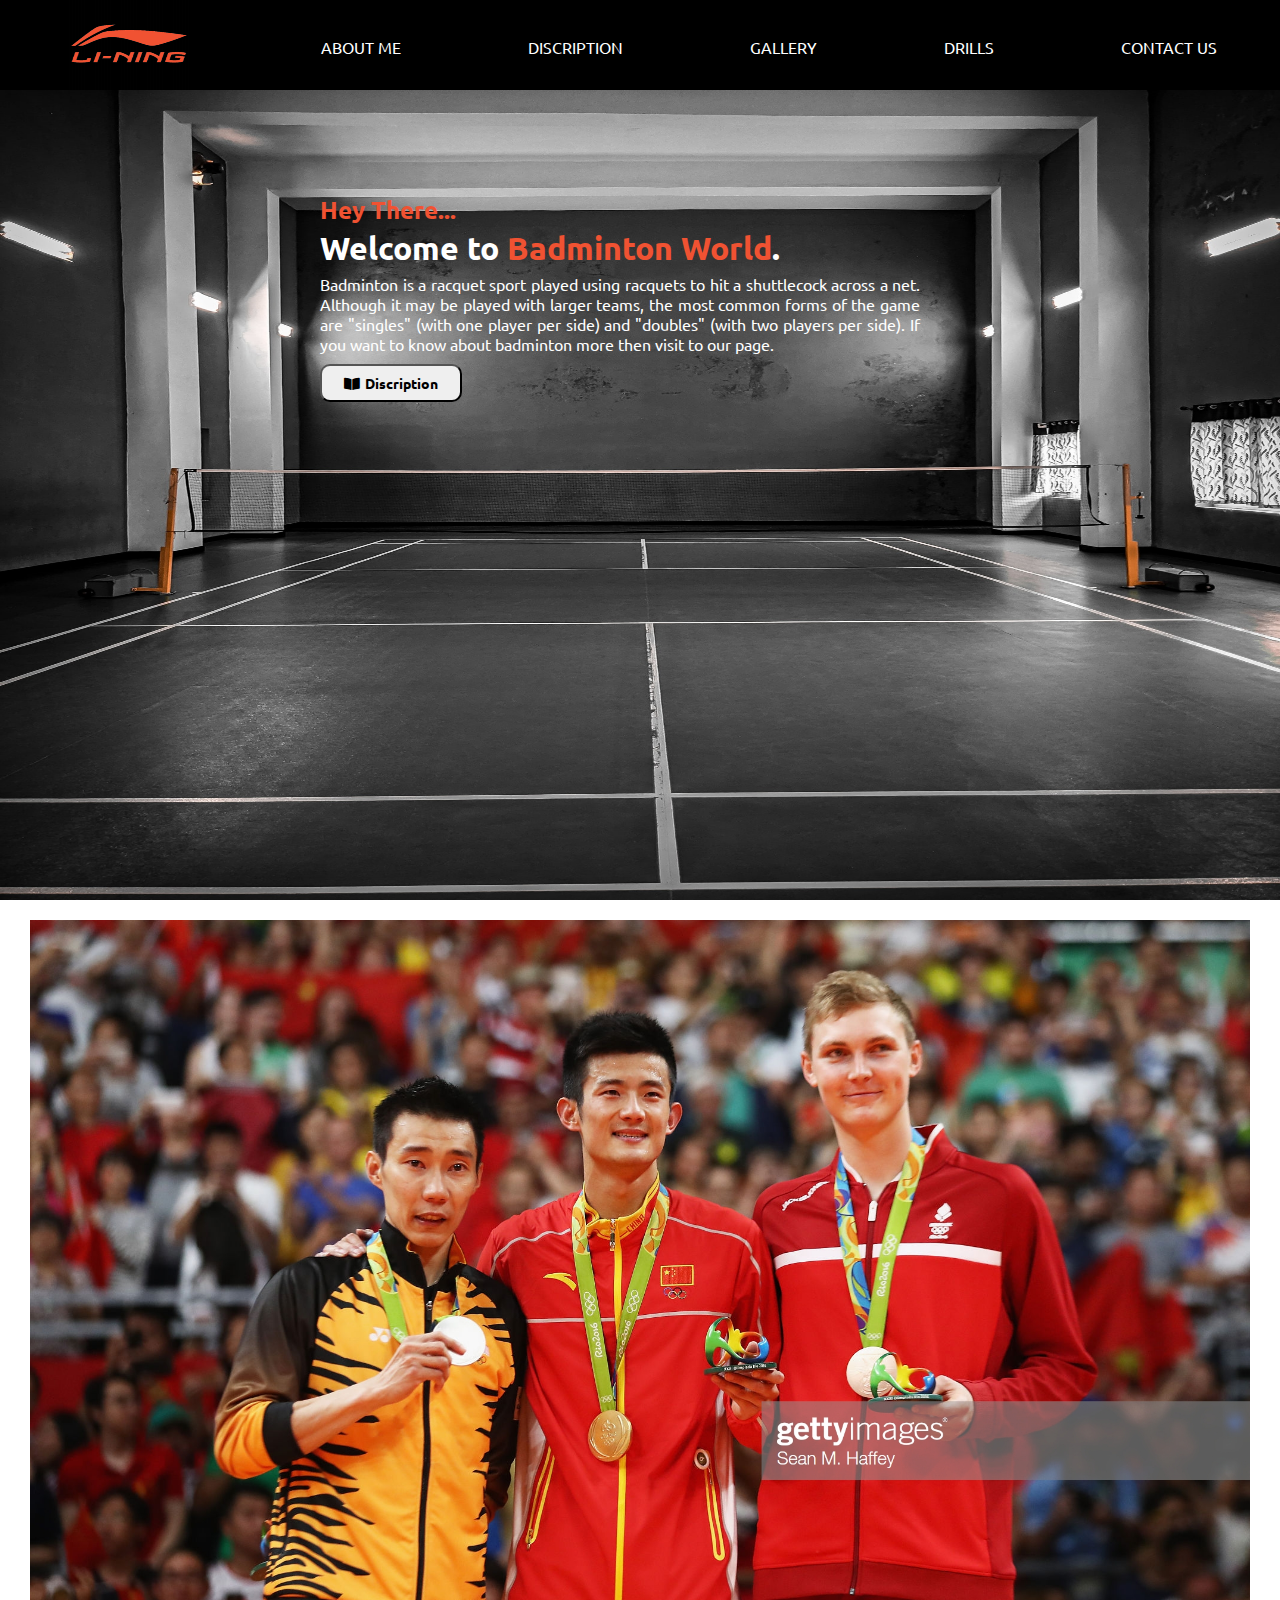
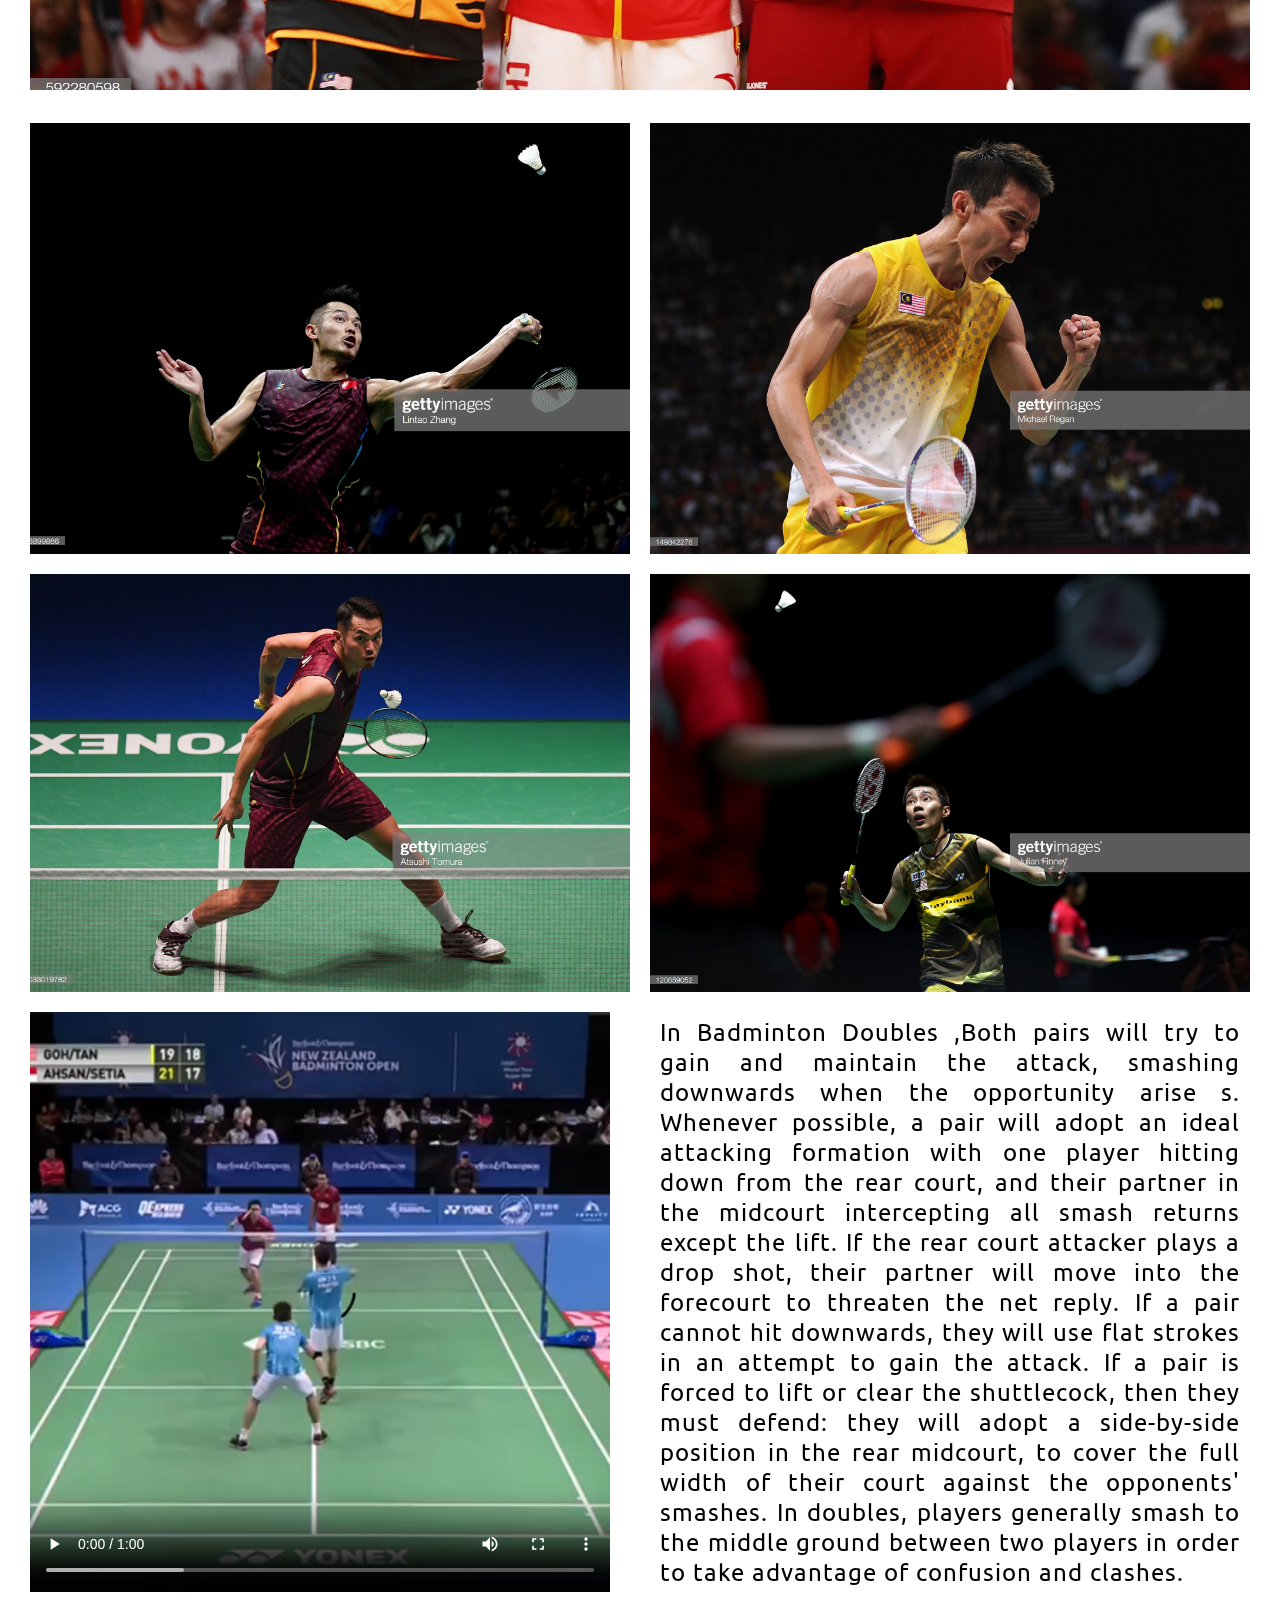
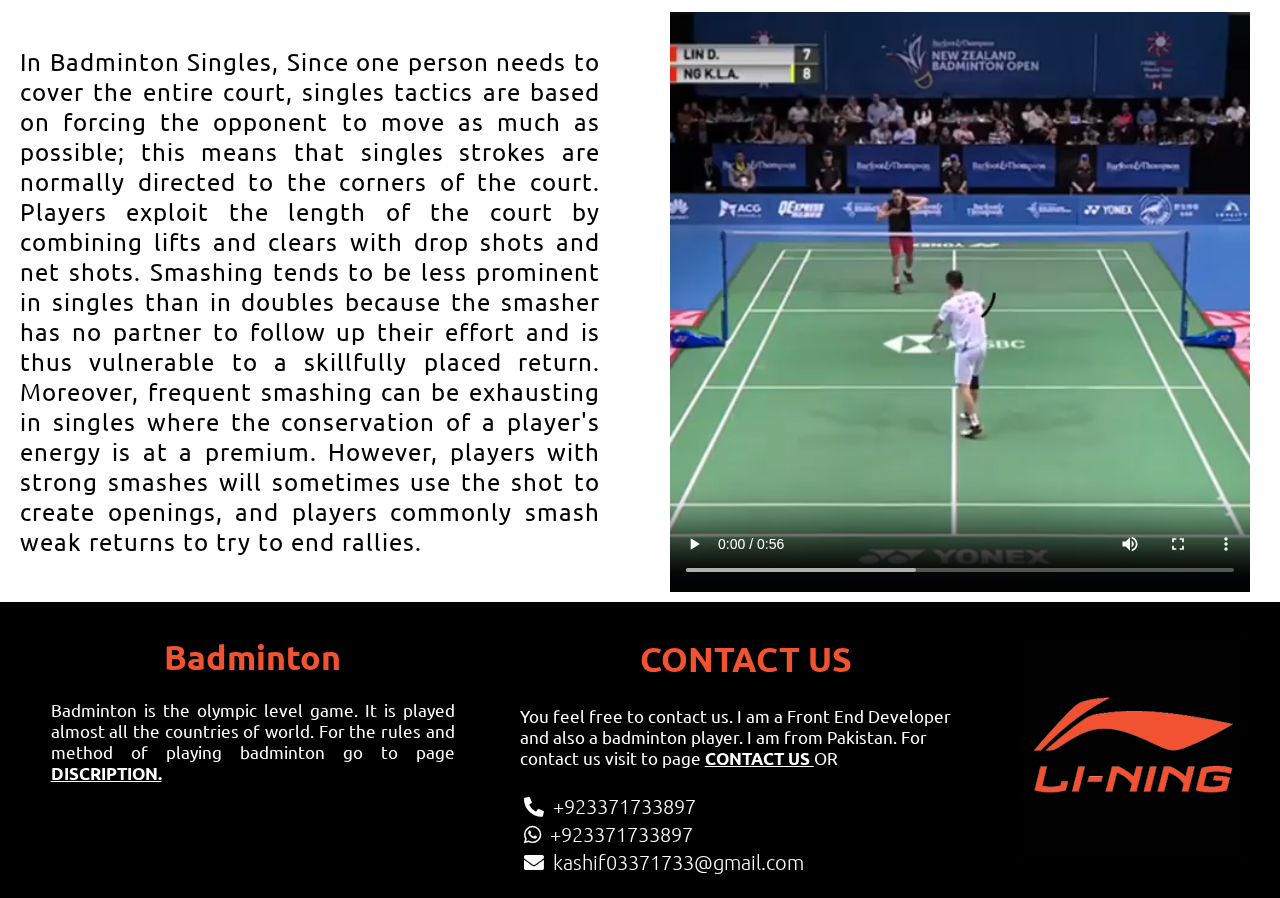
<file: index.html>
<!DOCTYPE html>
<html>
<head>
	<meta charset="utf-8">
	<meta http-equiv="X-UA-Compatible" content="IE=edge">
	<title>
		Index of Badminton
	</title>
	<meta charset="utf-8">
	<meta name="viewport" content="width=device-width, initial-scale=1.0">
	<link rel="stylesheet" type="text/css" href="css/index.css">
	<link rel="stylesheet" type="text/css" href="css/index_media_query.css">
	<link rel="stylesheet" type="text/css" href="extensions/font_awesome/css/all.css">
	<link rel="stylesheet" type="text/css" href="https://fonts.googleapis.com/css2?family=Ubuntu:ital,wght@1,400&display=swap" rel="stylesheet">
</head>
<body>
	
	<header>
		
		<ul>
			<li><a href="index.html">
			<img src="pics/logo1.png" alt="Logo"></a></li>
			<li><a href="aboutme.html">About me</a></li>
			<li><a href="discription.html">Discription</a></li>
			<li><a href="gallery.html">Gallery</a></li>
			<li><a href="drills.html">Drills</a></li>
			<li><a href="contact.html">Contact us</a></li>
		</ul>
		
	</header>

	<section class="first_section">
		<h2>
			Hey There...
		</h2>
		<h1>
			Welcome to <span>Badminton World</span>.
		</h1>
		<p>
			Badminton is a racquet sport played using racquets to hit a shuttlecock across a net. Although it may be played with larger teams, the most common forms of the game are "singles" (with one player per side) and "doubles" (with two players per side).
			If you want to know about badminton more then visit to our page.
		</p>
		<button>
			<a href="discription.html">
			<i class="fas fa-book-open"></i>Discription
			</a>
		</button>
	</section>


	<div class=one_image>
		<a href="pics/hd11.jpg" target="_blank">
		<img src="pics/hd11.jpg" alt="Image not found"></a>
	</div>

	<div class="two_images">
		<a href="pics/hd1.jpg" target="_blank">
			<img src="pics/hd1.jpg" alt="Image not found"></a>
		<a href="pics/hd7.jpg" target="_blank">
			<img src="pics/hd7.jpg" alt="Image not found"></a>
	
	</div>


	<div class="two_images">
		<a href="pics/hd3.jpg" target="_blank">
			<img src="pics/hd3.jpg" alt="Image not found"></a>
		<a href="pics/hd6.jpg" target="_blank">
			<img src="pics/hd6.jpg" alt="Image not found"></a>
	
	</div>

	<div class="video_para">
		<video width="100%" controls>
			<source src="videos/v2.mp4" type="video/mp4">
		</video>

		<p>
			In Badminton Doubles ,Both pairs will try to gain and maintain the attack, smashing downwards when the opportunity arise s. Whenever possible, a pair will adopt an ideal attacking formation with one player hitting down from the rear court, and their partner in the midcourt intercepting all smash returns except the lift. If the rear court attacker plays a drop shot, their partner will move into the forecourt to threaten the net reply. If a pair cannot hit downwards, they will use flat strokes in an attempt to gain the attack. If a pair is forced to lift or clear the shuttlecock, then they must defend: they will adopt a side-by-side position in the rear midcourt, to cover the full width of their court against the opponents' smashes. In doubles, players generally smash to the middle ground between two players in order to take advantage of confusion and clashes.

		</p>
	</div>

	<div class="video_para">
		<p>
			In Badminton Singles, Since one person needs to cover the entire court, singles tactics are based on forcing the opponent to move as much as possible; this means that singles strokes are normally directed to the corners of the court. Players exploit the length of the court by combining lifts and clears with drop shots and net shots. Smashing tends to be less prominent in singles than in doubles because the smasher has no partner to follow up their effort and is thus vulnerable to a skillfully placed return. Moreover, frequent smashing can be exhausting in singles where the conservation of a player's energy is at a premium. However, players with strong smashes will sometimes use the shot to create openings, and players commonly smash weak returns to try to end rallies.

		</p>

		<video width="100%" controls>
			<source src="videos/v1.mp4" type="video/mp4">
		</video>
	</div>

	<footer>
		<div class="first_footer">
			<h1>
				Badminton
			</h1>

			<p>
				Badminton is the olympic level game. It is played almost all the countries of world. For the rules and method of playing badminton go to page <a href="discription.html">DISCRIPTION.</a>
			</p>
		</div>

		<div class="second_footer">
			<h1>
				CONTACT US
			</h1>
			<p>
				You feel free to contact us. I am a Front End Developer and also a badminton player. I am from Pakistan. For contact us visit to page
				<a href="contact.html"> CONTACT US </a> OR
			</p>

			<h3><i class="fas fa-phone-alt"></i> +923371733897</h3>
			<h3><i class="fab fa-whatsapp"></i> +923371733897</h3>
			<h3><i class="fas fa-envelope"></i> kashif03371733@gmail.com</h3>
		</div>
		<div class="third_footer">
			<a href="index.html">
			<img src="pics/logo1.png" alt="Logo"></a>
		</div>
	</footer>
	

</body>
</html>
</file>
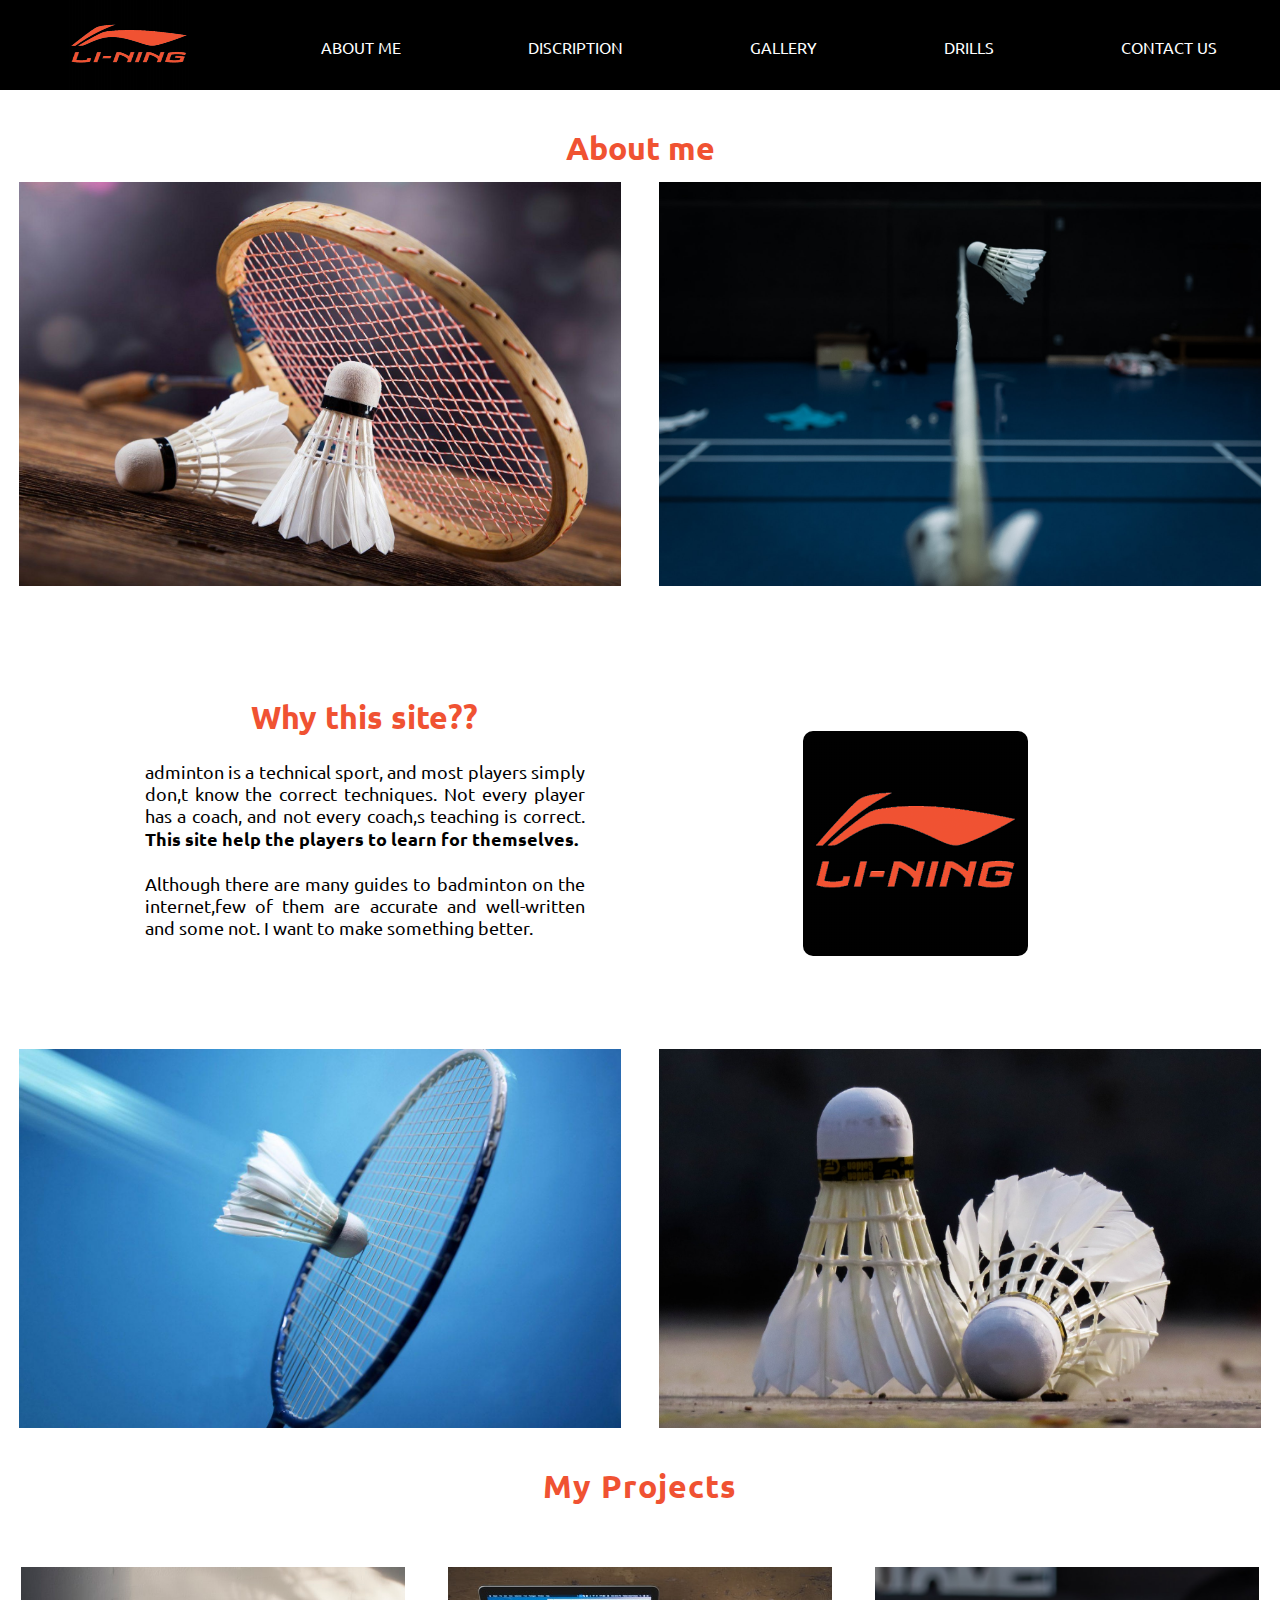
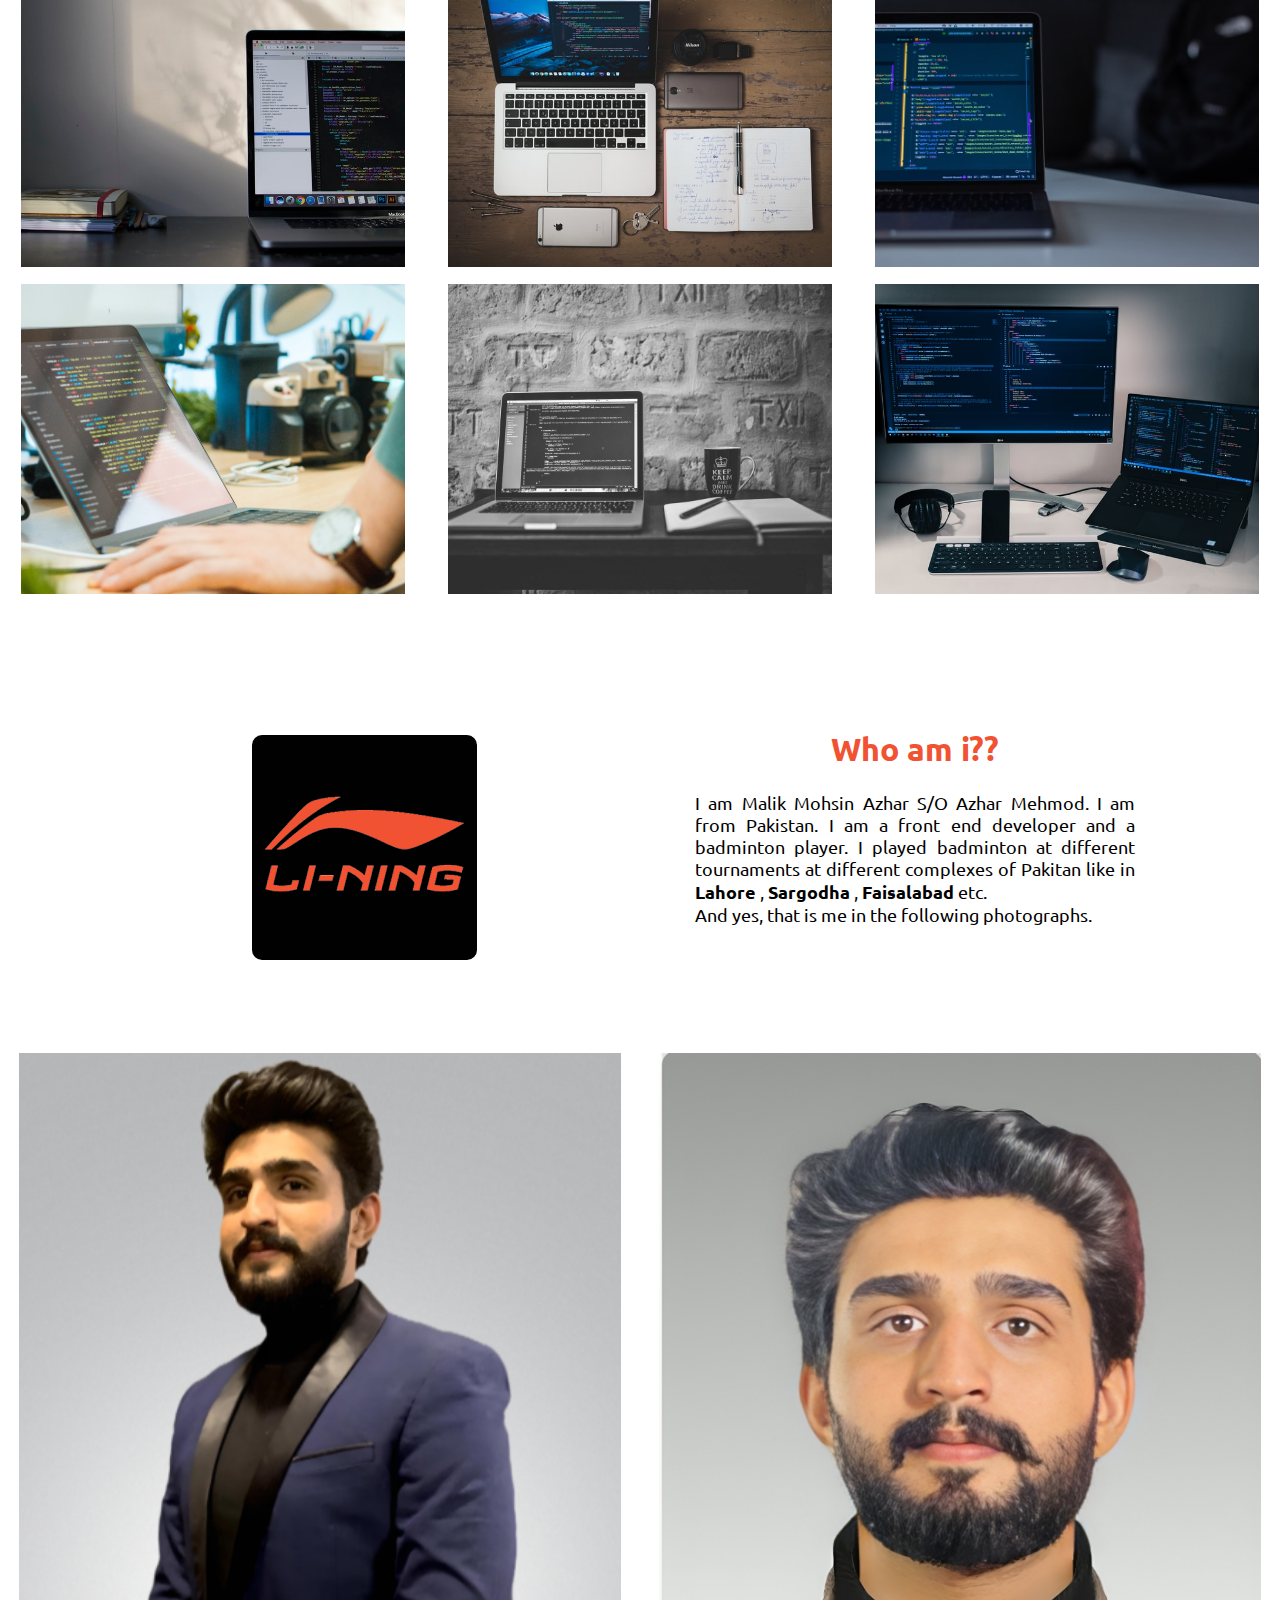
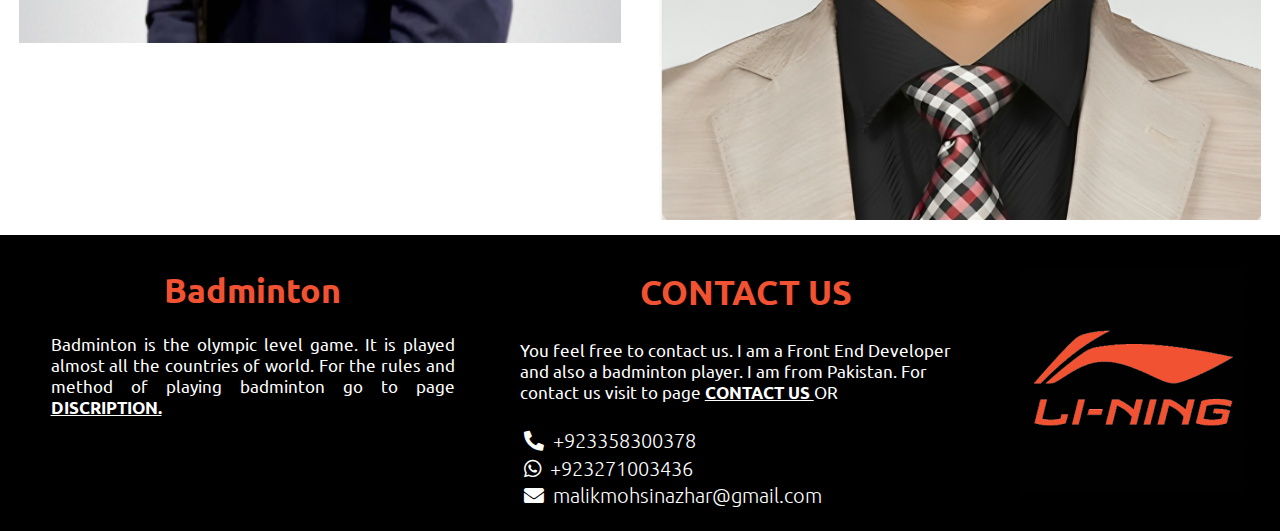
<file: aboutme.html>
<!DOCTYPE html>
<html>
<head>
	<title>
		About me 
	</title>
	<meta charset="utf-8">
	<meta name="viewport" content="width=device-width, initial-scale=1.0">
	<link rel="stylesheet" type="text/css" href="css/aboutme.css">
	<link rel="stylesheet" type="text/css" href="css/aboutme_media_query.css">
	<link rel="stylesheet" type="text/css" href="extensions/font_awesome/css/all.css">
	<link rel="stylesheet" type="text/css" href="https://fonts.googleapis.com/css2?family=Ubuntu:ital,wght@1,400&display=swap" rel="stylesheet">
</head>
<body>

	<header>
		
		<ul>
			<li><a href="index.html">
			<img src="pics/logo1.png" alt="Logo"></a></li>
			<li><a href="aboutme.html">About me</a></li>
			<li><a href="discription.html">Discription</a></li>
			<li><a href="gallery.html">Gallery</a></li>
			<li><a href="drills.html">Drills</a></li>
			<li><a href="contact.html">Contact us</a></li>
		</ul>
		
	</header>

<div class="about_heading">
	<h1>
		About me
	</h1>
</div>	


<!--  -->



<div class="parent_images">
	<a href="pics/badminton5.jpg" target="_blank">
		<img src="pics/badminton5.jpg">
	</a>

	<a href="pics/badminton9.jpg" target="_blank">
		<img src="pics/badminton9.jpg">
	</a>
</div>


<div class="container">
	<div class="first_para">

		<h1>
			Why this site??
		</h1>
		<p>
			adminton is a technical sport, and most players simply don,t know the correct techniques. Not every player has a coach, and not every coach,s teaching is correct. <b>This site help the players to learn for themselves.</b>
			<br><br>
			Although there are many guides to badminton on the internet,few of them are accurate and well-written and some not. I want to make something better.
		</p>
	</div>

	<div class="second_logo">

		<a href="pics/logo1.png" target="_blank">
			<img src="pics/logo1.png" alt="Image not found">
		</a>
	</div>
</div>


	<div class="parent_images">
	<a href="pics/hd13.jpg" target="_blank">
		<img src="pics/hd13.jpg">
	</a>

	<a href="pics/badminton8.jpg" target="_blank">
		<img src="pics/badminton8.jpg">
	</a>
</div>
	






	<div class="project_heading">
		<h1>
			My Projects
		</h1>
	</div>


<div class="project_images">

	<div class="upper">

	<a href="pics/pic4.jpg" target="_blank">
		<img src="pics/pic4.jpg" alt="Image not found">
	</a>
	
	<div class="overlay">
		<div class="text">
			<h1>
				My project
			</h1>
			<p>
				Lorem ipsum dolor sit amet, consectetur adipisicing elit, sed do eiusmod
				tempor incididunt ut labore et dolore magna aliqua. Ut enim ad minim veniam,
				quis nostrud exercitation ullamco laboris nisi ut aliquip ex ea commodo
				
			</p>
		</div>
	</div>
	</div>


	<div class="upper">

	<a href="pics/pic2.jpg" target="_blank">
		<img src="pics/pic2.jpg" alt="Image not found">
	</a>
	
	<div class="overlay">
		<div class="text">
			<h1>
				My project
			</h1>
			<p>
				Lorem ipsum dolor sit amet, consectetur adipisicing elit, sed do eiusmod
				tempor incididunt ut labore et dolore magna aliqua. Ut enim ad minim veniam,
				quis nostrud exercitation ullamco laboris nisi ut aliquip ex ea commodo
				
			</p>
		</div>
	</div>
	</div>

	<div class="upper">

	<a href="pics/pic3.jpg" target="_blank">
		<img src="pics/pic3.jpg" alt="Image not found">
	</a>
	
	<div class="overlay">
		<div class="text">
			<h1>
				My project
			</h1>
			<p>
				Lorem ipsum dolor sit amet, consectetur adipisicing elit, sed do eiusmod
				tempor incididunt ut labore et dolore magna aliqua. Ut enim ad minim veniam,
				quis nostrud exercitation ullamco laboris nisi ut aliquip ex ea commodo
				
			</p>
		</div>
	</div>
	</div>

</div>



<div class="project_images">

	<div class="upper">

	<a href="pics/pic8.jpg" target="_blank">
		<img src="pics/pic8.jpg" alt="Image not found">
	</a>
	
	<div class="overlay">
		<div class="text">
			<h1>
				My project
			</h1>
			<p>
				Lorem ipsum dolor sit amet, consectetur adipisicing elit, sed do eiusmod
				tempor incididunt ut labore et dolore magna aliqua. Ut enim ad minim veniam,
				quis nostrud exercitation ullamco laboris nisi ut aliquip ex ea commodo
				
			</p>
		</div>
	</div>
	</div>


	<div class="upper">

	<a href="pics/pic5.jpg" target="_blank">
		<img src="pics/pic5.jpg" alt="Image not found">
	</a>
	
	<div class="overlay">
		<div class="text">
			<h1>
				My project
			</h1>
			<p>
				Lorem ipsum dolor sit amet, consectetur adipisicing elit, sed do eiusmod
				tempor incididunt ut labore et dolore magna aliqua. Ut enim ad minim veniam,
				quis nostrud exercitation ullamco laboris nisi ut aliquip ex ea commodo
				
			</p>
		</div>
	</div>
	</div>

	<div class="upper">

	<a href="pics/pic6.jpg" target="_blank">
		<img src="pics/pic6.jpg" alt="Image not found">
	</a>
	
	<div class="overlay">
		<div class="text">
			<h1>
				My project
			</h1>
			<p>
				Lorem ipsum dolor sit amet, consectetur adipisicing elit, sed do eiusmod
				tempor incididunt ut labore et dolore magna aliqua. Ut enim ad minim veniam,
				quis nostrud exercitation ullamco laboris nisi ut aliquip ex ea commodo
				
			</p>
		</div>
	</div>
	</div>

</div>




<div class="container">
	<div class="second_logo">

		<a href="pics/logo1.png" target="_blank">
			<img src="pics/logo1.png" alt="Image not found">
		</a>
		
	</div>


	<div class="first_para second">
		<h1>
			Who am i??
		</h1>
		<p>
			I am Malik Mohsin Azhar S/O Azhar Mehmod. I am from Pakistan. 
			I am a front end developer and a badminton player. 
			I played badminton at different tournaments at different complexes of 
			Pakitan like in <b>Lahore</b> , <b>Sargodha </b>, <b>Faisalabad </b> etc. 
			<br>
			And yes, that is me in the following photographs.
		</p>
	</div>

</div>





<div class="main">
	<a href="pics/CV.png" target="_blank">
		<img src="pics/CV.png" alt="Image not found">
	</a>

	<a href="pics/Photo.png" target="_blank">
		<img src="pics/Photo.png" alt="Image not found">
	</a>
	
</div>
	
		<footer>
		<div class="first_footer">
			<h1>
				Badminton
			</h1>

			<p>
				Badminton is the olympic level game. It is played almost all the countries of world. For the rules and method of playing badminton go to page <a href="discription.html">DISCRIPTION.</a>
			</p>
		</div>

		<div class="second_footer">
			<h1>
				CONTACT US
			</h1>
			<p>
				You feel free to contact us. I am a Front End Developer and also a badminton player. I am from Pakistan. For contact us visit to page
				<a href="contact.html"> CONTACT US </a> OR
			</p>

			<h3><i class="fas fa-phone-alt"></i> +923358300378</h3>
			<h3><i class="fab fa-whatsapp"></i> +923271003436</h3>
			<h3><i class="fas fa-envelope"></i> malikmohsinazhar@gmail.com</h3>
		</div>
		<div class="third_footer">
			<a href="index.html">
			<img src="pics/logo1.png" alt="Logo"></a>
		</div>
	</footer>


</body>

</html>
</file>
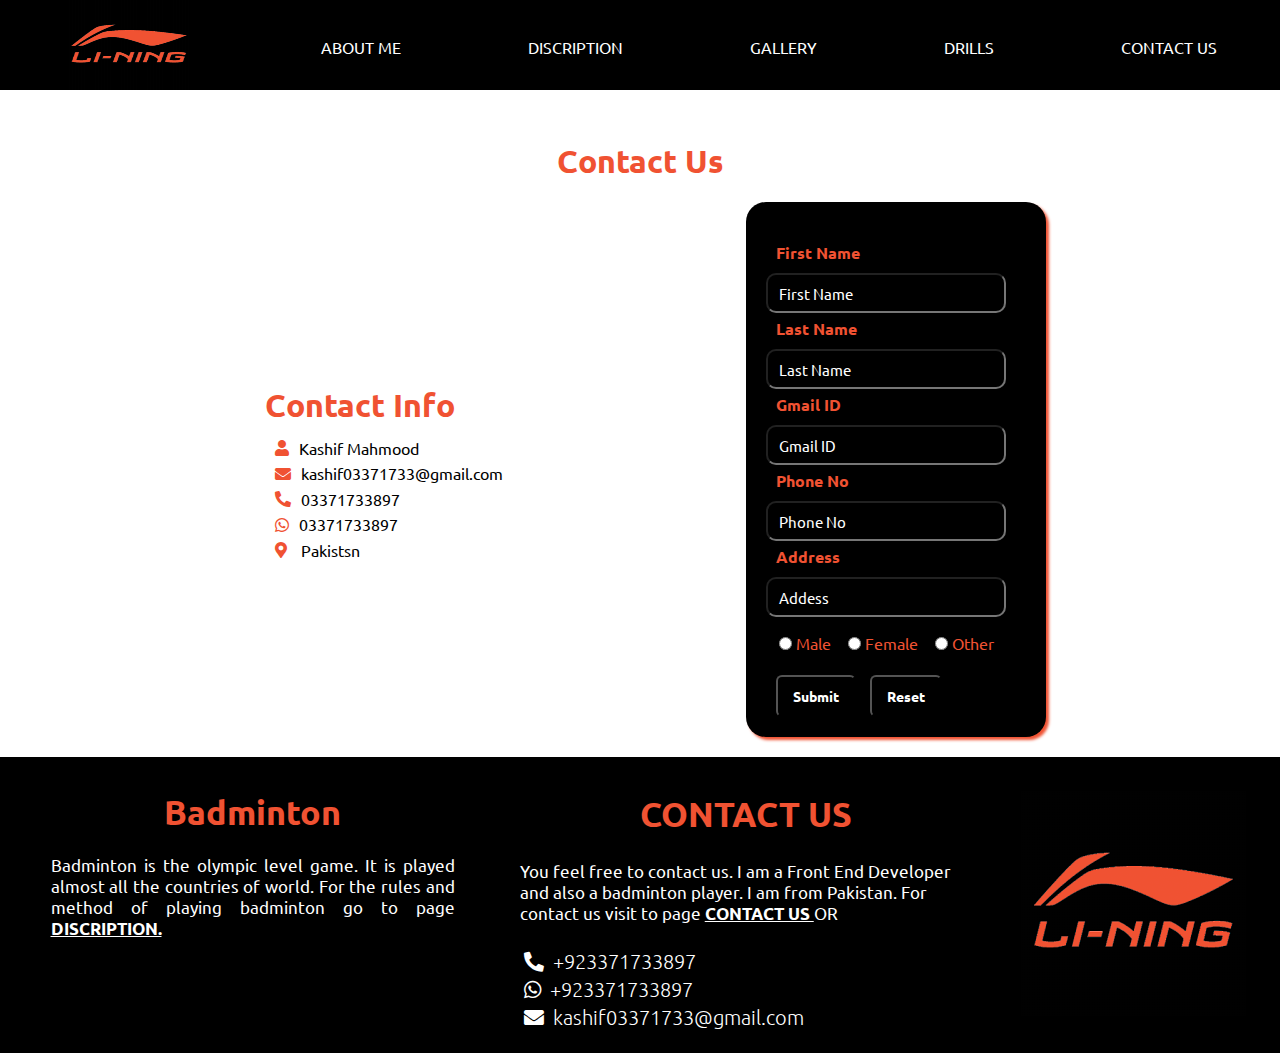
<file: contact.html>
<!DOCTYPE html>
<html>
<head>
	<title>
		Contact us
	</title>
	<meta charset="utf-8">
	<meta name="viewport" content="width=device-width, initial-scale=1.0">
	<link rel="stylesheet" type="text/css" href="css/contact.css">
	<link rel="stylesheet" type="text/css" href="css/contact_media_query.css">
	<link rel="stylesheet" type="text/css" href="extensions/font_awesome/css/all.css">
	<link rel="stylesheet" type="text/css" href="https://fonts.googleapis.com/css2?family=Ubuntu:ital,wght@1,400&display=swap" rel="stylesheet">
</head>
<body>

	<header>
		
		<ul>
			<li><a href="index.html">
			<img src="pics/logo1.png" alt="Logo"></a></li>
			<li><a href="aboutme.html">About me</a></li>
			<li><a href="discription.html">Discription</a></li>
			<li><a href="gallery.html">Gallery</a></li>
			<li><a href="drills.html">Drills</a></li>
			<li><a href="contact.html">Contact us</a></li>
		</ul>
		
	</header>

	<div class="contact_heading">
		<h1 title="This is for Contact us">
			Contact Us
		</h1>	
		
	</div>


	<div class="main_contact">
		<div class="first_main">
			<h1>
				Contact Info
			</h1>

		
					<p><i class="fas fa-user"></i>Kashif Mahmood </p>
					<p><i class="fas fa-envelope"></i>kashif03371733@gmail.com </p>
					<p><i class="fas fa-phone-alt"></i>03371733897 </p>
					<p><i class="fab fa-whatsapp"></i>03371733897 </p>
					<p><i class="fas fa-map-marker-alt"></i> Pakistsn</p>

				</div>
		<div class="second_main">

			<div class="form_contact">
			<form action="#" method="post" target="_blank" > 
						<label>First Name</label><br>
						<input type="text" placeholder="First Name" 
							class="first_input" required><br>
							<label>Last Name</label><br>
						<input type="text" placeholder="Last Name" 
							class="first_input"><br>
						<label>Gmail ID</label><br>
						<input type="email" placeholder="Gmail ID"
						 	class="first_input" required ><br>
						<label>Phone No</label><br>
						<input type="number" placeholder="Phone No"
							 class="first_input" required><br>
						<label>Address</label><br>
						<input type="text" placeholder="Addess" 
						class="first_input"required>
						<br>
						<input type="radio" name="Male" class="second_input"> 	
						<span>Male</span>
						<input type="radio" name="Male" class="second_input">
						<span>Female</span>
						<input type="radio" name="Male" class="second_input">
						<span>Other</span><br>

						<input type="submit" name="Submit" class="first_button">
						<input type="reset" name="Reset" class="first_button">

					</form>
		</div>	
	</div>
	</div>

	
		<footer>
		<div class="first_footer">
			<h1>
				Badminton
			</h1>

			<p>
				Badminton is the olympic level game. It is played almost all the countries of world. For the rules and method of playing badminton go to page <a href="discription.html">DISCRIPTION.</a>
			</p>
		</div>

		<div class="second_footer">
			<h1>
				CONTACT US
			</h1>
			<p>
				You feel free to contact us. I am a Front End Developer and also a badminton player. I am from Pakistan. For contact us visit to page
				<a href="contact.html"> CONTACT US </a> OR
			</p>

			<h3><i class="fas fa-phone-alt"></i> +923371733897</h3>
			<h3><i class="fab fa-whatsapp"></i> +923371733897</h3>
			<h3><i class="fas fa-envelope"></i> kashif03371733@gmail.com</h3>
		</div>
		<div class="third_footer">
			<a href="index.html">
			<img src="pics/logo1.png" alt="Logo"></a>
		</div>
	</footer>
	

</body>
</html>
</file>
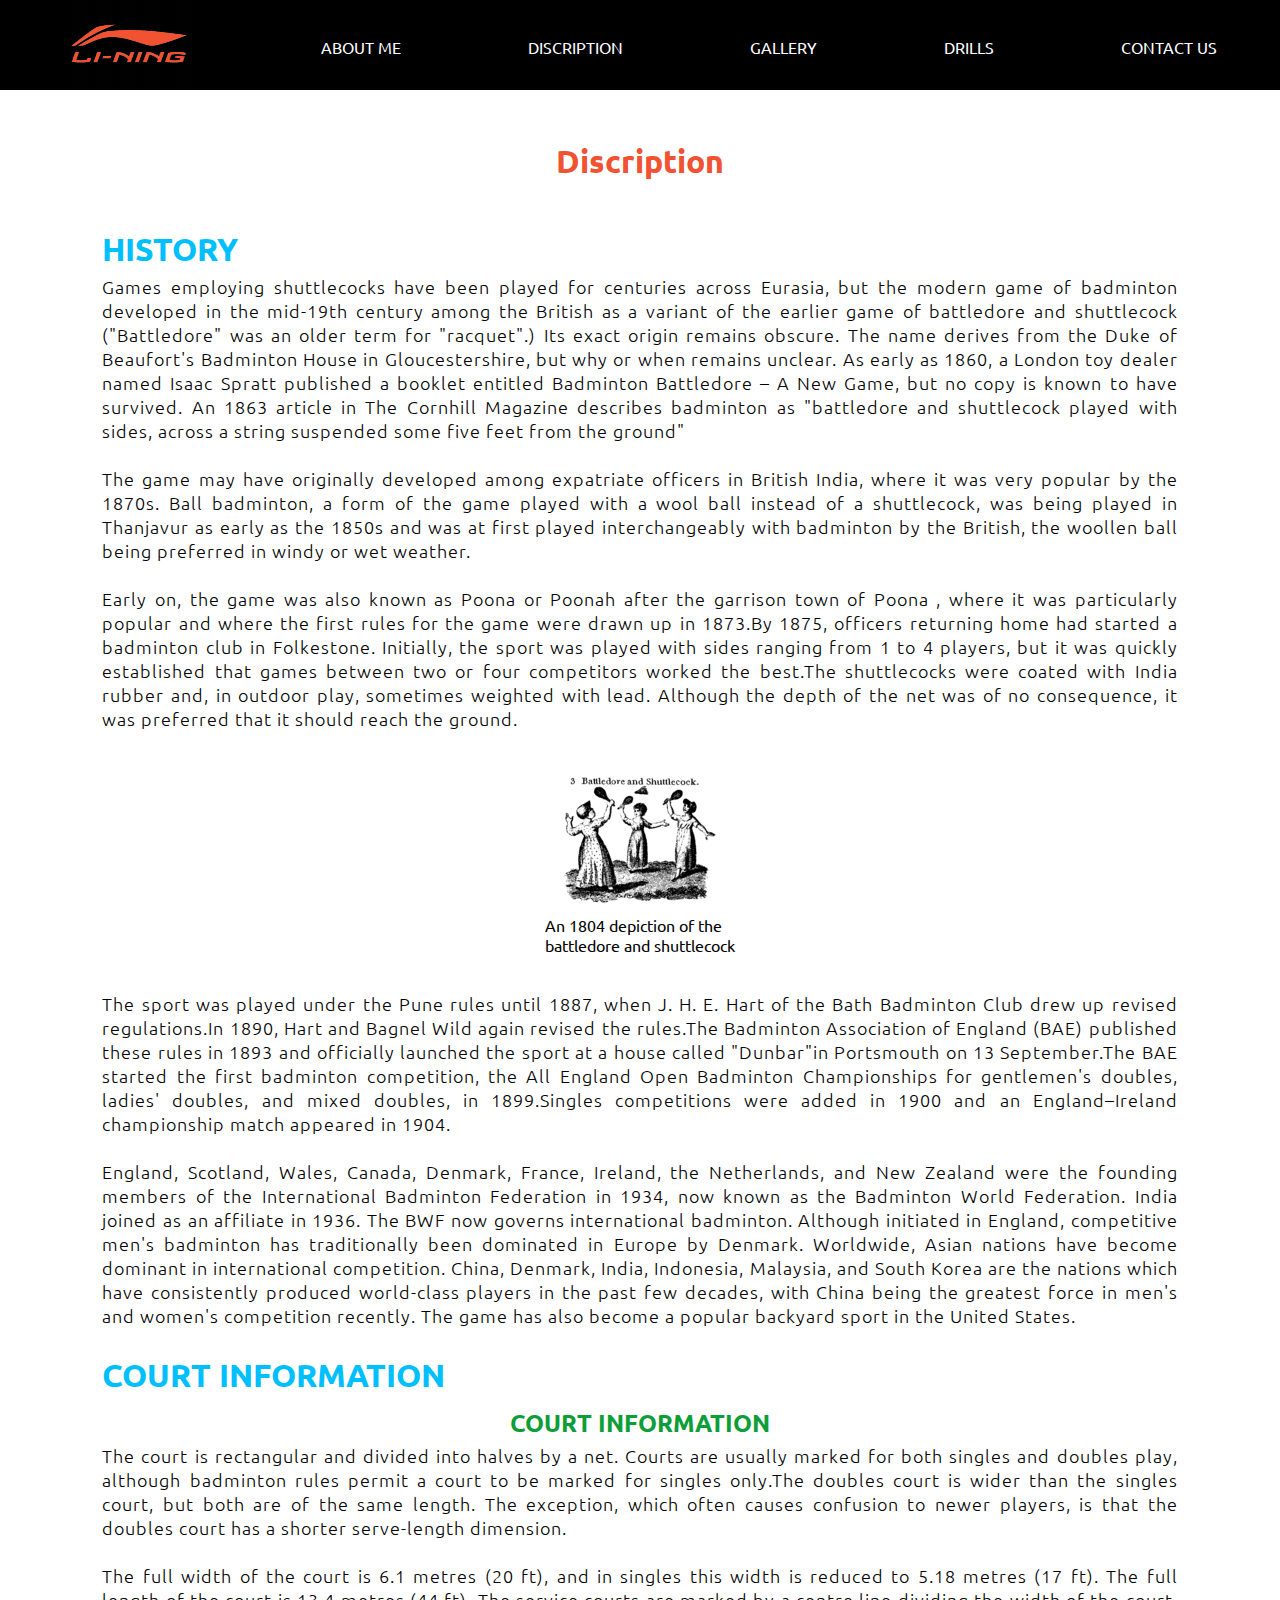
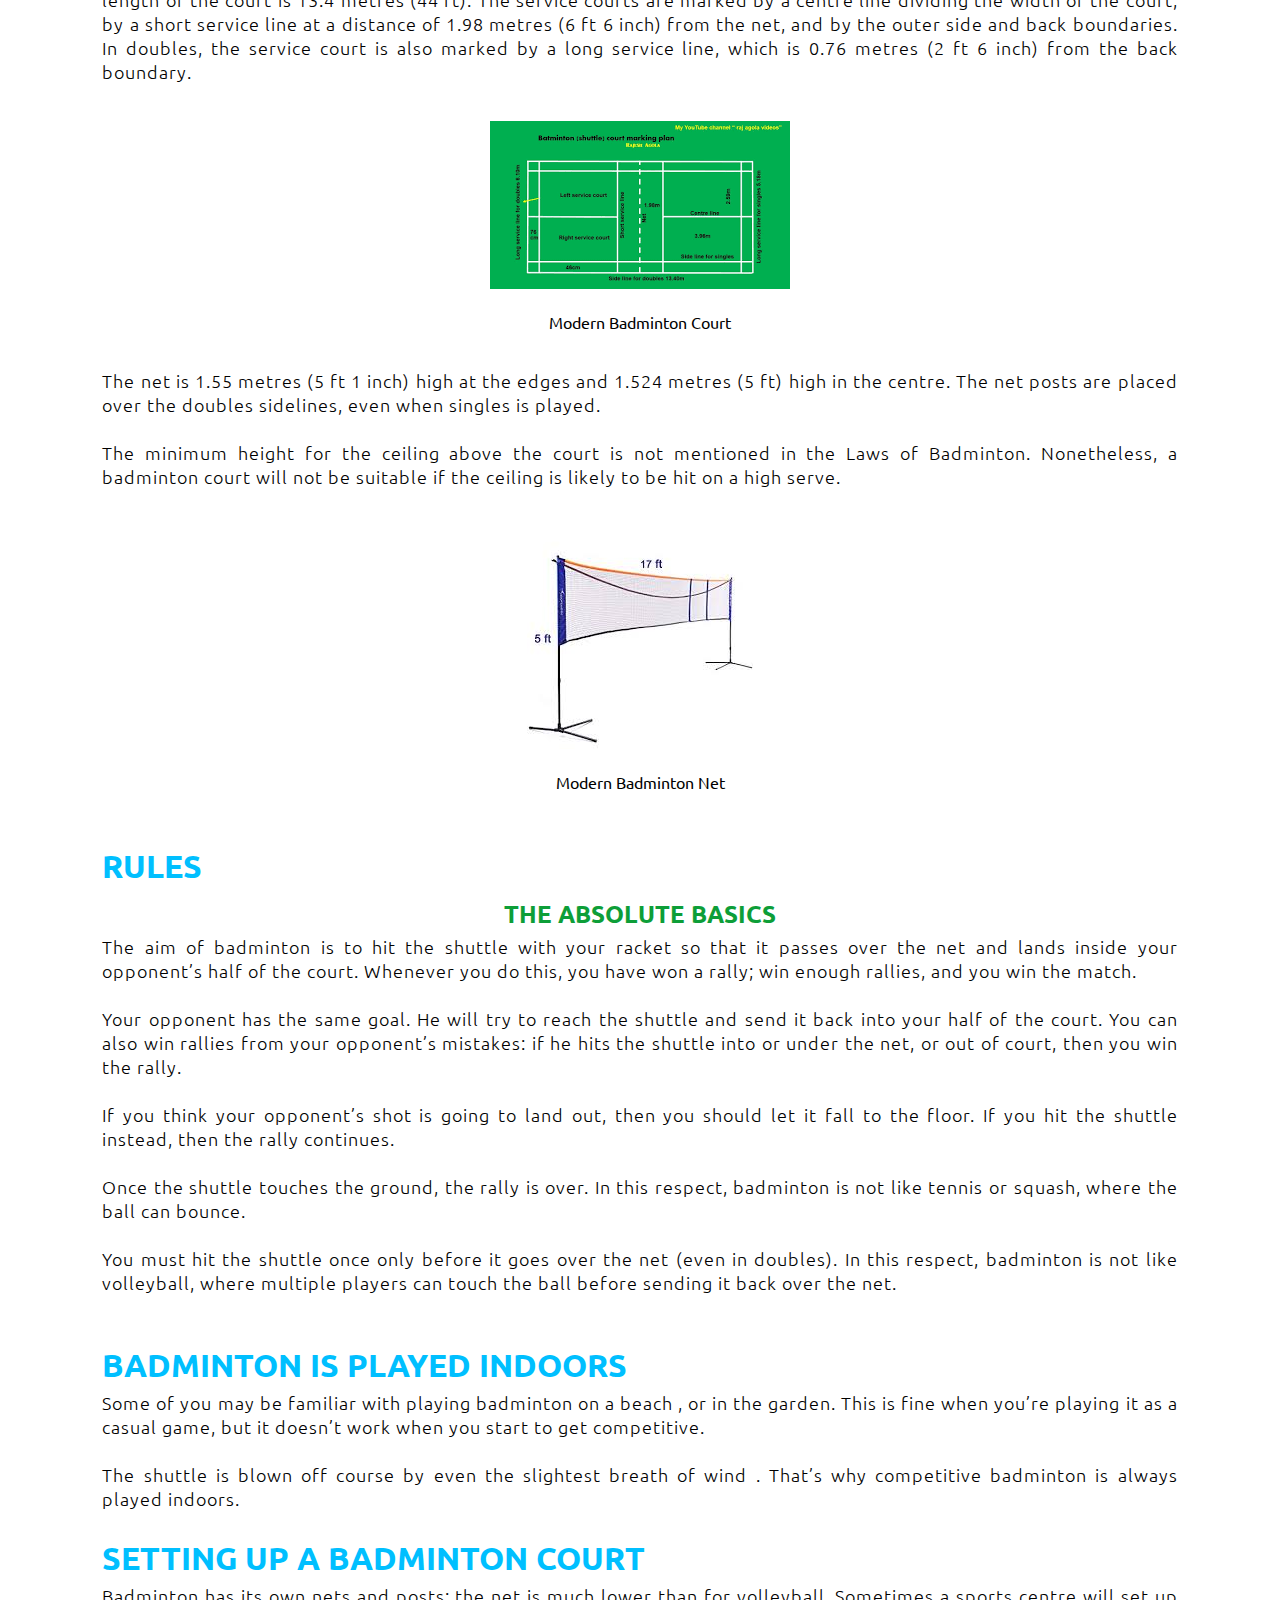
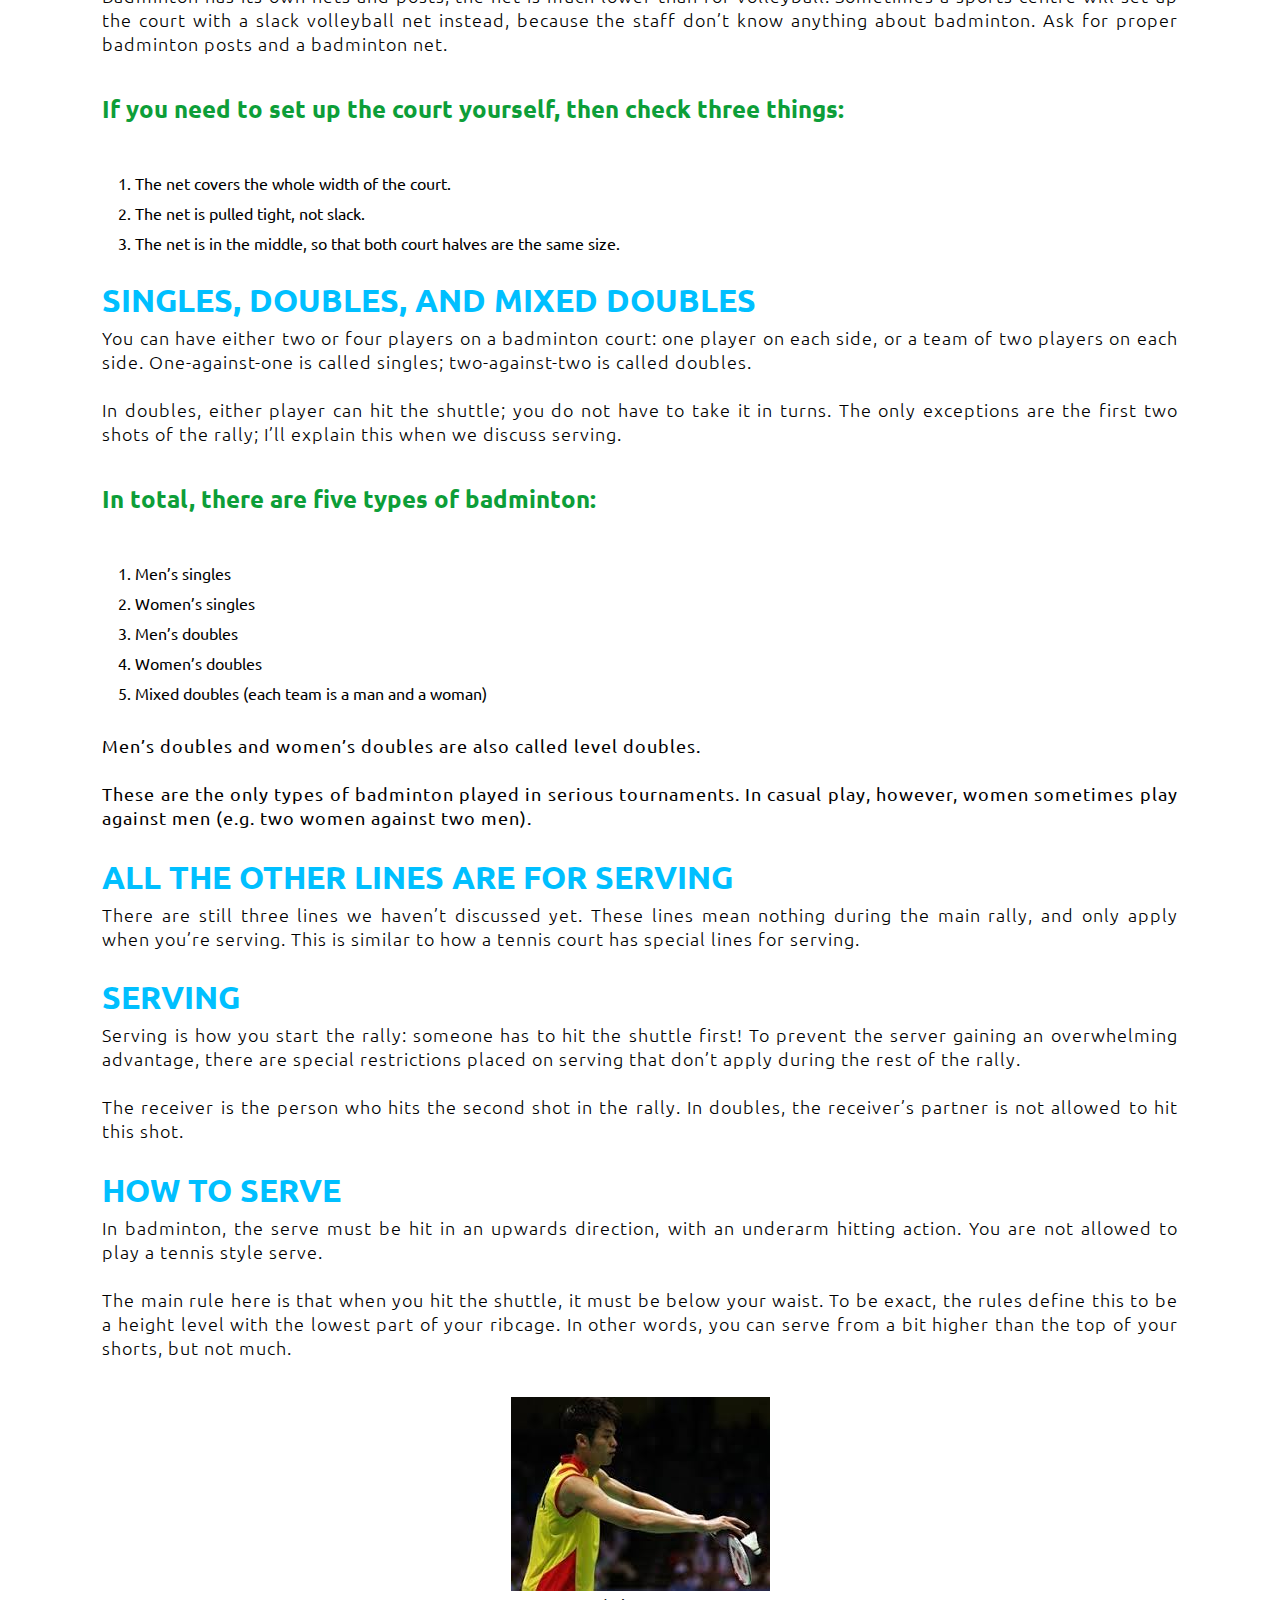
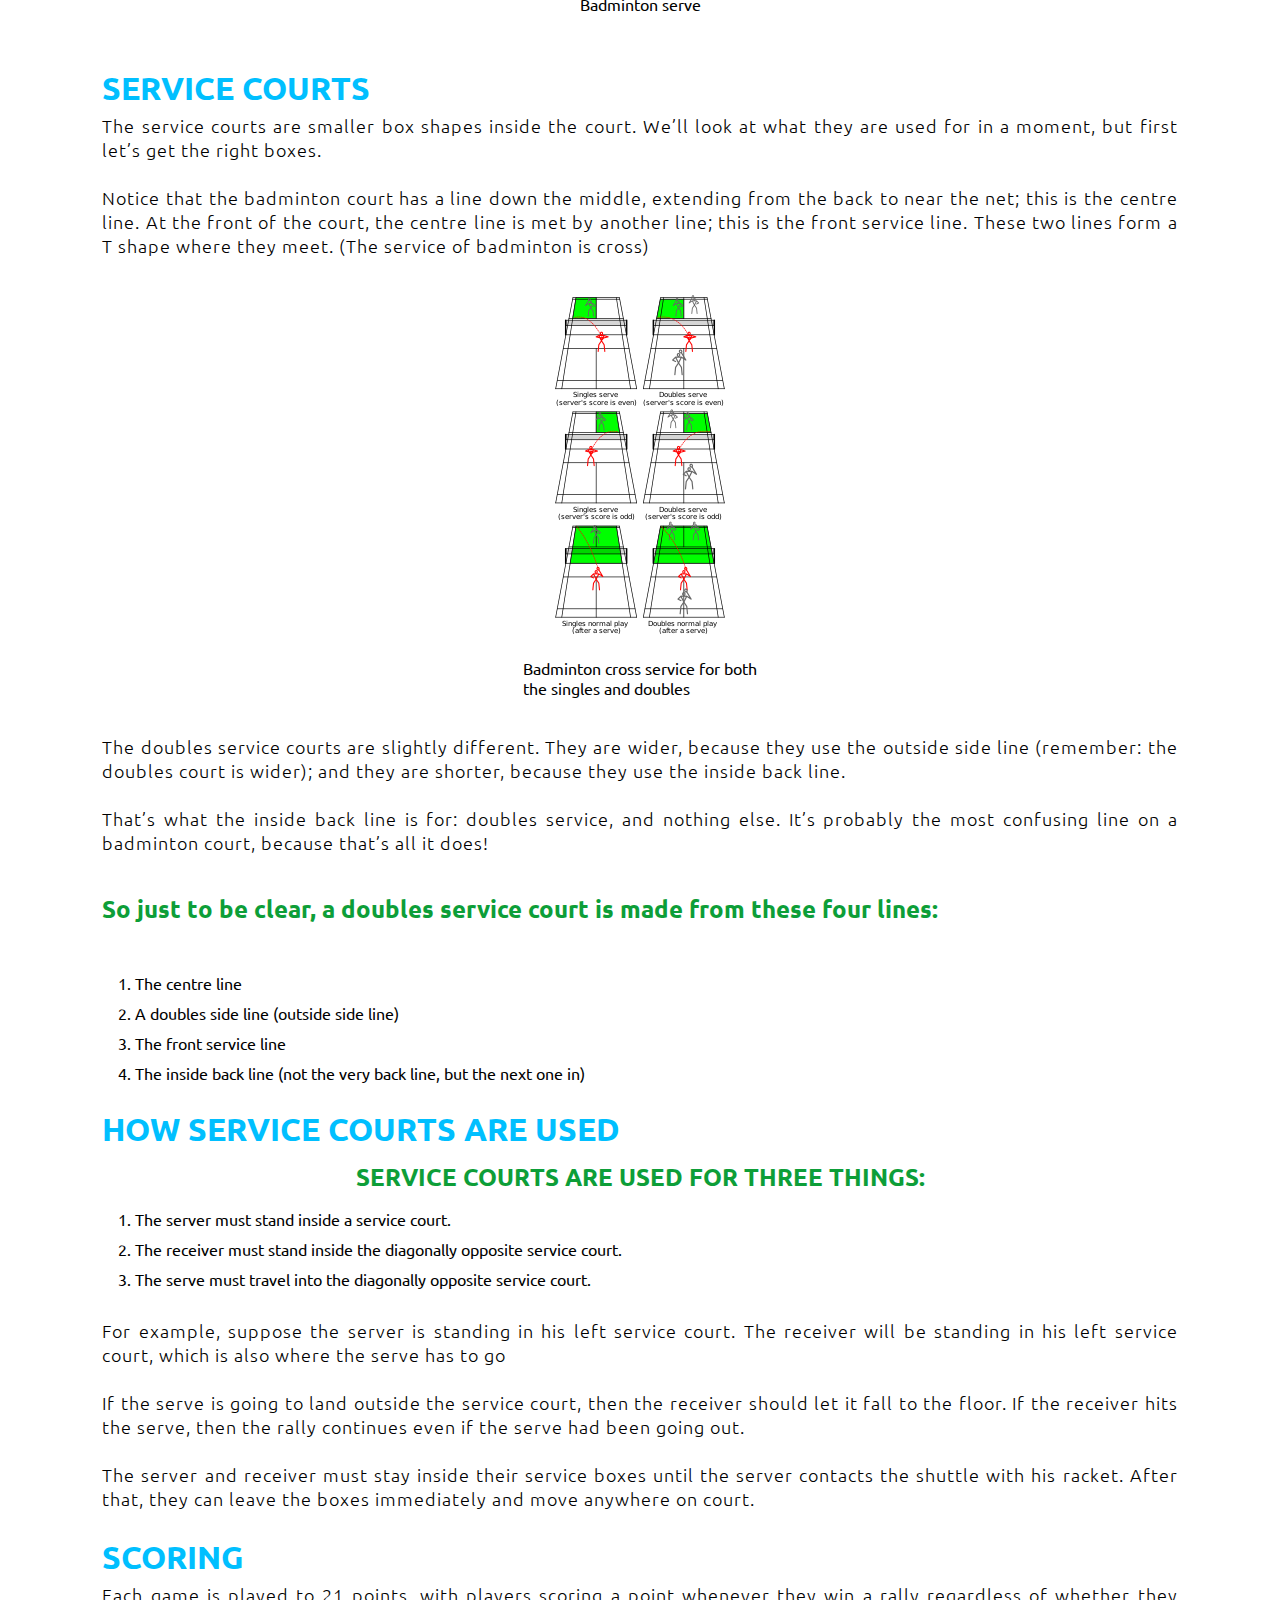
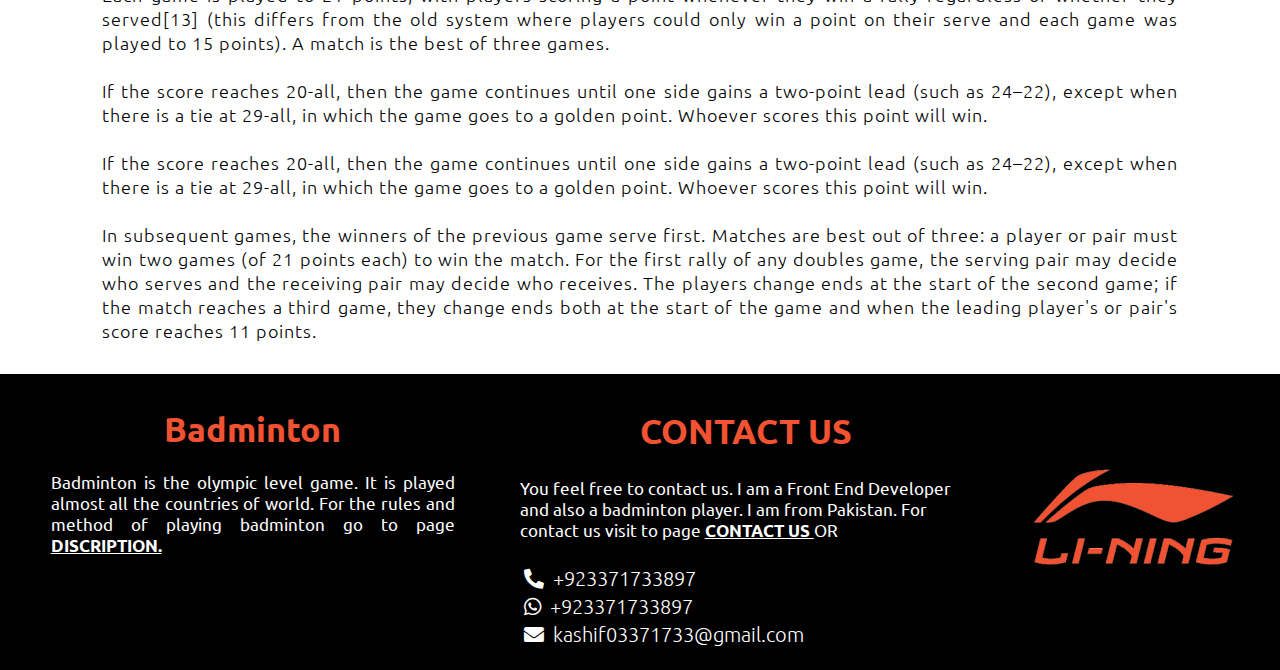
<file: discription.html>
<!DOCTYPE html>
<html>
<head>
	<title>
		Discription of Badminton
	</title>
	<meta charset="utf-8">
	<meta name="viewport" content="width=device-width, initial-scale=1.0">
	<link rel="stylesheet" type="text/css" href="css/discription.css">
	<link rel="stylesheet" type="text/css" href="css/discription_media_query.css">
	<link rel="stylesheet" type="text/css" href="extensions/font_awesome/css/all.css">
	<link rel="stylesheet" type="text/css" href="https://fonts.googleapis.com/css2?family=Ubuntu:ital,wght@1,400&display=swap" rel="stylesheet">
</head>
<body>

	<header>
		
		<ul>
			<li><a href="index.html">
			<img src="pics/logo1.png" alt="Logo"></a></li>
			<li><a href="aboutme.html">About me</a></li>
			<li><a href="discription.html">Discription</a></li>
			<li><a href="gallery.html">Gallery</a></li>
			<li><a href="drills.html">Drills</a></li>
			<li><a href="contact.html">Contact us</a></li>
		</ul>
		
	</header>

	<div class="discription_heading">
		<h1 title="This is discription of Badminton">
			Discription
		</h1>
	</div>


	<div class="main_discription">
		<h1 class="main_headings"> 
			history
		</h1>

		<p class="paras">
			Games employing shuttlecocks have been played for centuries across Eurasia, but the modern game of badminton developed in the mid-19th century among the British as a variant of the earlier game of battledore and shuttlecock ("Battledore" was an older term for "racquet".) Its exact origin remains obscure. The name derives from the Duke of Beaufort's Badminton House in Gloucestershire, but why or when remains unclear. As early as 1860, a London toy dealer named Isaac Spratt published a booklet entitled Badminton Battledore – A New Game, but no copy is known to have survived. An 1863 article in The Cornhill Magazine describes badminton as "battledore and shuttlecock played with sides, across a string suspended some five feet from the ground"	<br><br>

			The game may have originally developed among expatriate officers in British India, where it was very popular by the 1870s. Ball badminton, a form of the game played with a wool ball instead of a shuttlecock, was being played in Thanjavur as early as the 1850s and was at first played interchangeably with badminton by the British, the woollen ball being preferred in windy or wet weather.<br><br>

			Early on, the game was also known as Poona or Poonah after the garrison town of Poona , where it was particularly popular and where the first rules for the game were drawn up in 1873.By 1875, officers returning home had started a badminton club in Folkestone. Initially, the sport was played with sides ranging from 1 to 4 players, but it was quickly established that games between two or four competitors worked the best.The shuttlecocks were coated with India rubber and, in outdoor play, sometimes weighted with lead. Although the depth of the net was of no consequence, it was preferred that it should reach the ground.

		</p>
		<figure class="mid_image">
			<a href="pics/66.png" target="_blank">
			<img src="pics/66.png" alt="Image not found">
				</a>
			<figcaption>
				  An 1804 depiction of the<br>
				 battledore and shuttlecock
			</figcaption>
		</figure>
	

	<p class="paras">
		The sport was played under the Pune rules until 1887, when J. H. E. Hart of the Bath Badminton Club drew up revised regulations.In 1890, Hart and Bagnel Wild again revised the rules.The Badminton Association of England (BAE) published these rules in 1893 and officially launched the sport at a house called "Dunbar"in Portsmouth on 13 September.The BAE started the first badminton competition, the All England Open Badminton Championships for gentlemen's doubles, ladies' doubles, and mixed doubles, in 1899.Singles competitions were added in 1900 and an England–Ireland championship match appeared in 1904.<br><br>

		England, Scotland, Wales, Canada, Denmark, France, Ireland, the Netherlands, and New Zealand were the founding members of the International Badminton Federation in 1934, now known as the Badminton World Federation. India joined as an affiliate in 1936. The BWF now governs international badminton. Although initiated in England, competitive men's badminton has traditionally been dominated in Europe by Denmark. Worldwide, Asian nations have become dominant in international competition. China, Denmark, India, Indonesia, Malaysia, and South Korea are the nations which have consistently produced world-class players in the past few decades, with China being the greatest force in men's and women's competition recently.
		The game has also become a popular backyard sport in the United States.

	</p>

		<h1 class="main_headings"> 
			Court Information
		</h1>

		<h2 class="second_headings"> 
			Court Information
		</h2>

		<p class="paras">
			The court is rectangular and divided into halves by a net. Courts are usually marked for both singles and doubles play, although badminton rules permit a court to be marked for singles only.The doubles court is wider than the singles court, but both are of the same length. The exception, which often causes confusion to newer players, is that the doubles court has a shorter serve-length dimension.<br><br>

			The full width of the court is 6.1 metres (20 ft), and in singles this width is reduced to 5.18 metres (17 ft). The full length of the court is 13.4 metres (44 ft). The service courts are marked by a centre line dividing the width of the court, by a short service line at a distance of 1.98 metres (6 ft 6 inch) from the net, and by the outer side and back boundaries. In doubles, the service court is also marked by a long service line, which is 0.76 metres (2 ft 6 inch) from the back boundary.
		</p>

		<figure class="mid_image">
			<a href="pics/59.png" target="_blank">
			<img src="pics/59.png" alt="Image not found">
				</a>
			<figcaption><br>
				  Modern Badminton Court 
			</figcaption>
		</figure>

		<p class="paras">
			The net is 1.55 metres (5 ft 1 inch) high at the edges and 1.524 metres (5 ft) high in the centre. The net posts are placed over the doubles sidelines, even when singles is played.
			<br><br>

			The minimum height for the ceiling above the court is not mentioned in the Laws of Badminton. Nonetheless, a badminton court will not be suitable if the ceiling is likely to be hit on a high serve.

		</p>

		<figure class="mid_image">
			<a href="pics/67.jpg" target="_blank">
			<img src="pics/67.jpg" alt="Image not found">
				</a>
			<figcaption><br>
				  Modern Badminton Net 
			</figcaption>
		</figure>


		<h1 class="main_headings"> 
			Rules
		</h1>

		<h2 class="second_headings"> 
			The Absolute Basics
		</h2>

		<p class="paras">
			The aim of badminton is to hit the shuttle with your racket so that it passes over the net and lands inside your opponent’s half of the court. Whenever you do this, you have won a rally; win enough rallies, and you win the match.<br><br>

			Your opponent has the same goal. He will try to reach the shuttle and send it back into your half of the court. You can also win rallies from your opponent’s mistakes: if he hits the shuttle into or under the net, or out of court, then you win the rally.<br><br>

			If you think your opponent’s shot is going to land out, then you should let it fall to the floor. If you hit the shuttle instead, then the rally continues.<br><br>


			Once the shuttle touches the ground, the rally is over. In this respect, badminton is not like tennis or squash, where the ball can bounce.<br><br>


			You must hit the shuttle once only before it goes over the net (even in doubles). In this respect, badminton is not like volleyball, where multiple players can touch the ball before sending it back over the net.<br><br>
		</p>

		<h1 class="main_headings"> 
			Badminton is played indoors
		</h1>

		<p class="paras"> 
			Some of you may be familiar with playing badminton on a beach , or in the garden. This is fine when you’re playing it as a casual game, but it doesn’t work when you start to get competitive.<br><br>

			The shuttle is blown off course by even the slightest breath of wind . That’s why competitive badminton is always played indoors.
		</p>


		<h1 class="main_headings"> 
			Setting up a badminton court
		</h1>

		<p class="paras">
			Badminton has its own nets and posts; the net is much lower than for volleyball. Sometimes a sports centre will set up the court with a slack volleyball net instead, because the staff don’t know anything about badminton. Ask for proper badminton posts and a badminton net.
		</p>


		<h2 class="black_head"> 
			If you need to set up the court yourself, then check three things:
		</h2>

		<div class="simple_para">
			<ol>
				<li>The net covers the whole width of the court.</li>
				<li>The net is pulled tight, not slack.</li>
				<li>The net is in the middle, so that both court halves are the same size.</li>
			</ol>
		</div>


		<h1 class="main_headings"> 
			Singles, doubles, and mixed doubles
		</h1>

		<p class="paras">
			You can have either two or four players on a badminton court: one player on each side, or a team of two players on each side. One-against-one is called singles; two-against-two is called doubles.<br><br>

			In doubles, either player can hit the shuttle; you do not have to take it in turns. The only exceptions are the first two shots of the rally; I’ll explain this when we discuss serving.
			<br>

		</p>

		<h2 class="black_head"> 
			In total, there are five types of badminton:
		</h2>

		<div class="simple_para">
			<ol>
				<li>Men’s singles</li>
				<li>Women’s singles</li>
				<li>Men’s doubles</li>
				<li>Women’s doubles</li>
				<li>Mixed doubles (each team is a man and a woman)</li>
			</ol>
		</div>

		<p class="paras big">
			<b>Men’s doubles and women’s doubles are also called level doubles.<br><br>
			These are the only types of badminton played in serious tournaments. In casual play, however, women sometimes play against men (e.g. two women against two men).</b>
		</p>


		<h1 class="main_headings"> 
			All the other lines are for serving
		</h1>

		<p class="paras">
			There are still three lines we haven’t discussed yet. These lines mean nothing during the main rally, and only apply when you’re serving. This is similar to how a tennis court has special lines for serving.
		</p>



		<h1 class="main_headings"> 
			Serving
		</h1>

		<p class="paras">
			Serving is how you start the rally: someone has to hit the shuttle first! To prevent the server gaining an overwhelming advantage, there are special restrictions placed on serving that don’t apply during the rest of the rally.<br><br>

			The receiver is the person who hits the second shot in the rally. In doubles, the receiver’s partner is not allowed to hit this shot.
		</p>


		<h1 class="main_headings"> 
			How to serve
		</h1>

		<p class="paras">
			In badminton, the serve must be hit in an upwards direction, with an underarm hitting action. You are not allowed to play a tennis style serve.<br><br>
			The main rule here is that when you hit the shuttle, it must be below your waist. To be exact, the rules define this to be a height level with the lowest part of your ribcage. In other words, you can serve from a bit higher than the top of your shorts, but not much.

		</p>

		<figure class="mid_image">
			<a href="pics/60.jpg" target="_blank">
			<img src="pics/60.jpg" alt="Image not found">
				</a>
			<figcaption>
				  Badminton serve 
			</figcaption>
		</figure>

		<h1 class="main_headings"> 
			Service courts
		</h1>

		<p class="paras">
			The service courts are smaller box shapes inside the court. We’ll look at what they are used for in a moment, but first let’s get the right boxes.<br><br>

			Notice that the badminton court has a line down the middle, extending from the back to near the net; this is the centre line. At the front of the court, the centre line is met by another line; this is the front service line. These two lines form a T shape where they meet.
			(The service of badminton is cross)
		</p>

		<figure class="mid_image">
			<a href="pics/60.png" target="_blank">
			<img src="pics/60.png" alt="Image not found">
				</a>
			<figcaption><br>
				 Badminton cross service for both<br>
				  the singles and doubles 
			</figcaption>
		</figure>


		<p class="paras">
			The doubles service courts are slightly different. They are wider, because they use the outside side line (remember: the doubles court is wider); and they are shorter, because they use the inside back line.<br><br>
			That’s what the inside back line is for: doubles service, and nothing else. It’s probably the most confusing line on a badminton court, because that’s all it does!
		</p>

		<h2 class="black_head"> 
			So just to be clear, a doubles service court is made from these four lines:
		</h2>


		<div class="simple_para">
			<ol>
				<li>The centre line</li>
				<li>A doubles side line (outside side line)</li>
				<li>The front service line</li>
				<li>The inside back line (not the very back line, but the next one in)</li>
				
			</ol>
		</div>

		<h1 class="main_headings"> 
			How service courts are used
		</h1>

		<h2 class="second_headings"> 
			Service courts are used for three things:
		</h2>


		<div class="simple_para">
			<ol>
				<li>The server must stand inside a service court.</li>
				<li>The receiver must stand inside the diagonally opposite service court.</li>
				<li>The serve must travel into the diagonally opposite service court.</li>
				
			</ol>
		</div><br>


		<p class="paras">
			For example, suppose the server is standing in his left service court. The receiver will be standing in his left service court, which is also where the serve has to go
			<br><br>

			If the serve is going to land outside the service court, then the receiver should let it fall to the floor. If the receiver hits the serve, then the rally continues even if the serve had been going out.<br><br>

			The server and receiver must stay inside their service boxes until the server contacts the shuttle with his racket. After that, they can leave the boxes immediately and move anywhere on court.
		</p>


		<h1 class="main_headings"> 
			Scoring
		</h1>

		<p class="paras">
			Each game is played to 21 points, with players scoring a point whenever they win a rally regardless of whether they served[13] (this differs from the old system where players could only win a point on their serve and each game was played to 15 points). A match is the best of three games.<br><br>

			If the score reaches 20-all, then the game continues until one side gains a two-point lead (such as 24–22), except when there is a tie at 29-all, in which the game goes to a golden point. Whoever scores this point will win.<br><br>

			If the score reaches 20-all, then the game continues until one side gains a two-point lead (such as 24–22), except when there is a tie at 29-all, in which the game goes to a golden point. Whoever scores this point will win.<br><br>

			In subsequent games, the winners of the previous game serve first. Matches are best out of three: a player or pair must win two games (of 21 points each) to win the match. For the first rally of any doubles game, the serving pair may decide who serves and the receiving pair may decide who receives. The players change ends at the start of the second game; if the match reaches a third game, they change ends both at the start of the game and when the leading player's or pair's score reaches 11 points.


		</p>

 </div>

 	<footer>
		<div class="first_footer">
			<h1>
				Badminton
			</h1>

			<p>
				Badminton is the olympic level game. It is played almost all the countries of world. For the rules and method of playing badminton go to page <a href="discription.html">DISCRIPTION.</a>
			</p>
		</div>

		<div class="second_footer">
			<h1>
				CONTACT US
			</h1>
			<p>
				You feel free to contact us. I am a Front End Developer and also a badminton player. I am from Pakistan. For contact us visit to page
				<a href="contact.html"> CONTACT US </a> OR
			</p>

			<h3><i class="fas fa-phone-alt"></i> +923371733897</h3>
			<h3><i class="fab fa-whatsapp"></i> +923371733897</h3>
			<h3><i class="fas fa-envelope"></i> kashif03371733@gmail.com</h3>
		</div>
		<div class="third_footer">
			<a href="index.html">
			<img src="pics/logo1.png" alt="Logo"></a>
		</div>
	</footer>
	

</body>
</html>
</file>
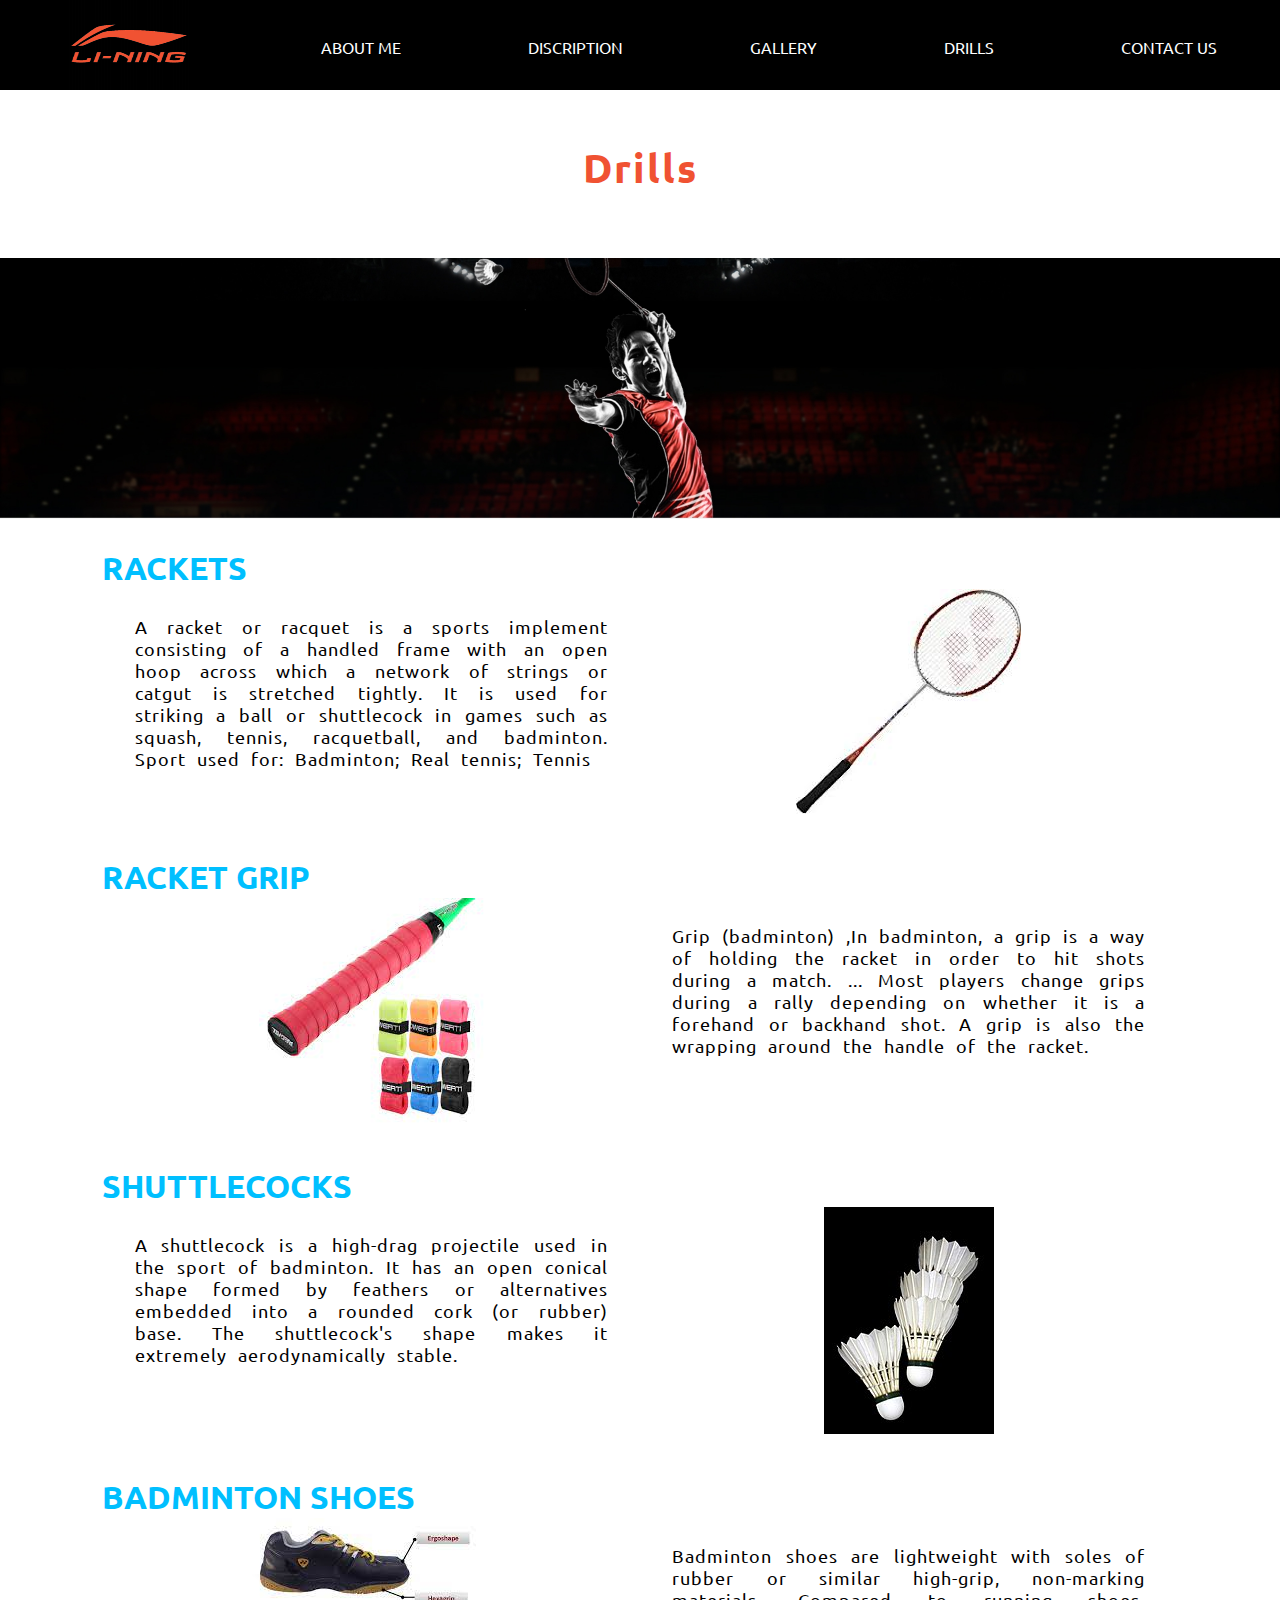
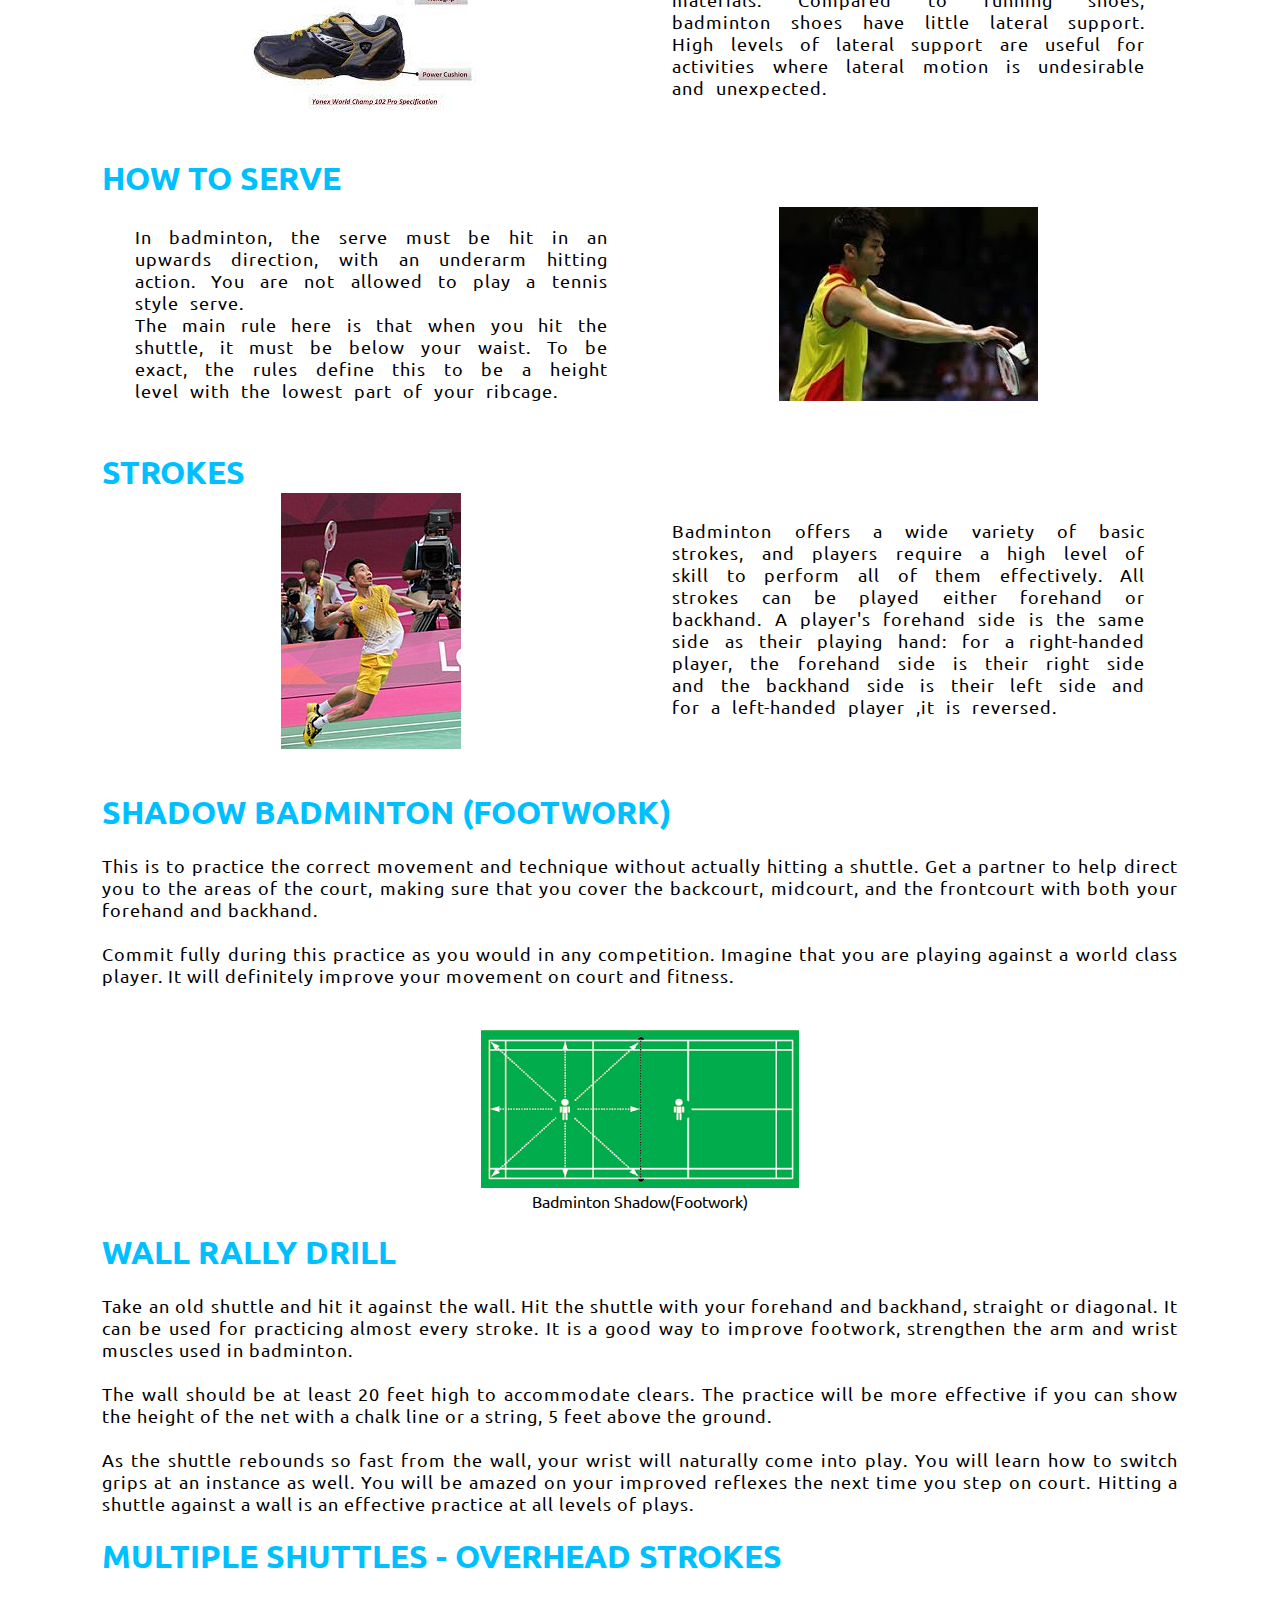
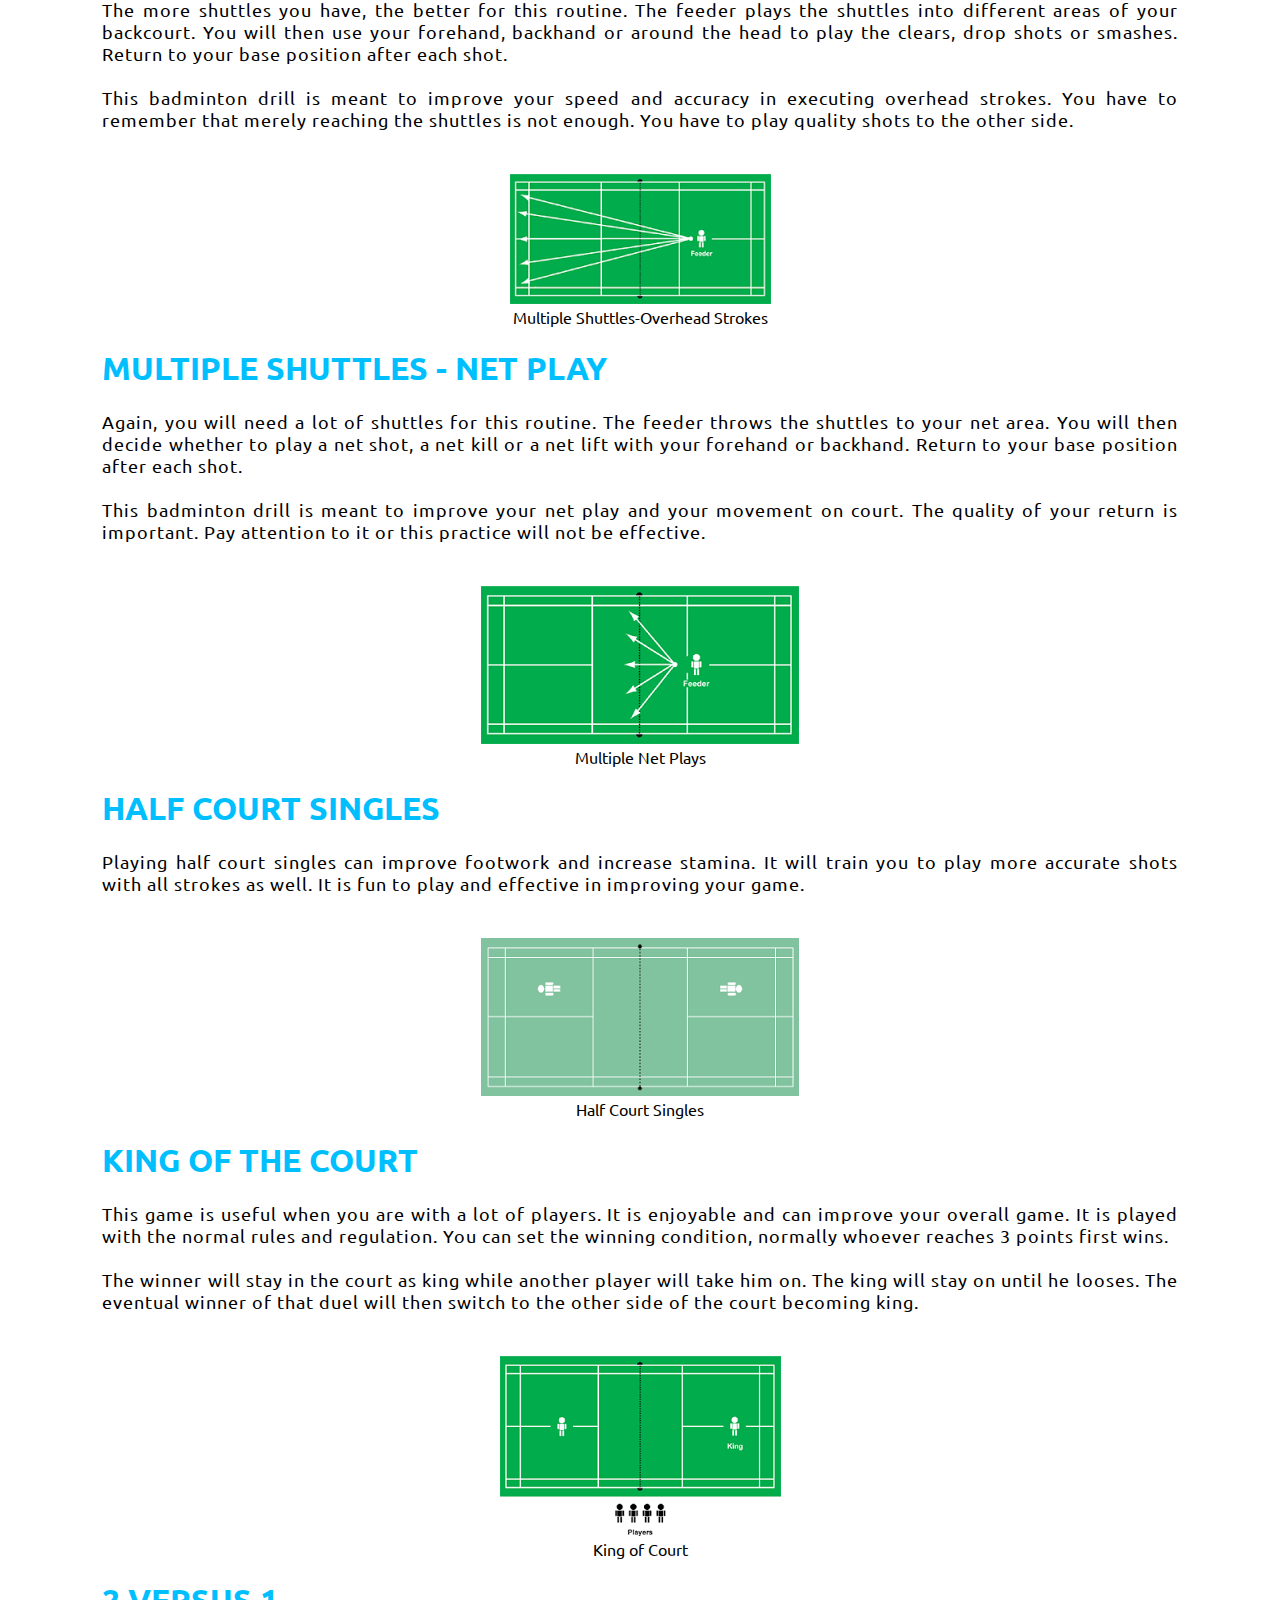
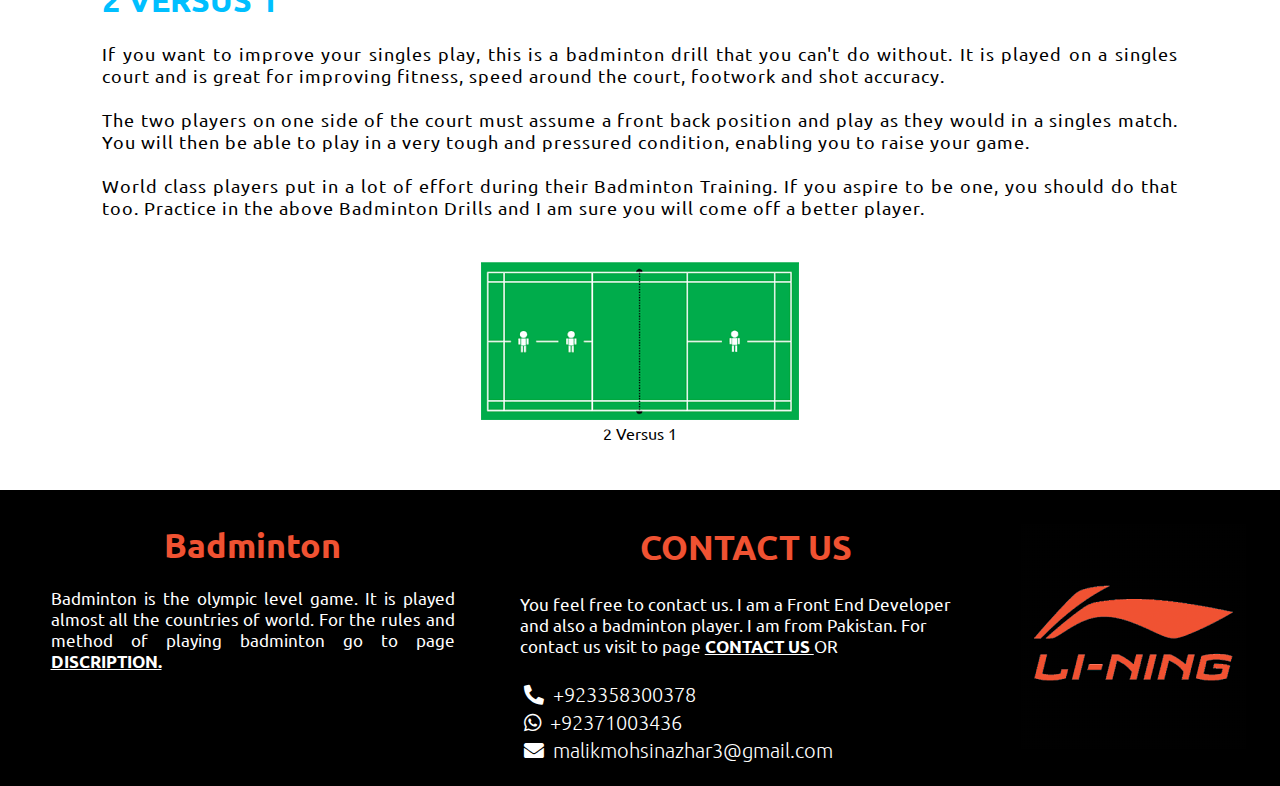
<file: drills.html>
<!DOCTYPE html>
<html>

<head>
	<meta charset="utf-8">
	<meta http-equiv="X-UA-Compatible" content="IE=edge">
	<title>
		Drills of Badminton
	</title>
	<meta charset="utf-8">
	<meta name="viewport" content="width=device-width, initial-scale=1.0">
	<link rel="stylesheet" type="text/css" href="css/drills.css">
	<link rel="stylesheet" type="text/css" href="css/drills_media_query.css">
	<link rel="stylesheet" type="text/css" href="extensions/font_awesome/css/all.css">
	<link rel="stylesheet" type="text/css"
		href="https://fonts.googleapis.com/css2?family=Ubuntu:ital,wght@1,400&display=swap" rel="stylesheet">
</head>

<body>

	<header>

		<ul>
			<li><a href="index.html">
					<img src="pics/logo1.png" alt="Logo"></a></li>
			<li><a href="aboutme.html">About me</a></li>
			<li><a href="discription.html">Discription</a></li>
			<li><a href="gallery.html">Gallery</a></li>
			<li><a href="drills.html">Drills</a></li>
			<li><a href="contact.html">Contact us</a></li>
		</ul>

	</header>

	<div class="drills_heading">
		<h1 title="This is Drills page of Badminton">
			Drills
		</h1>
	</div>

	<div class="image_drills">
		<a href="pics/43.jpg" target="_blank">
			<img src="pics/43.jpg" alt="Image not found">
		</a>
	</div>

	<div class="main_drills">
		<h1 class="first_heading">
			rackets
		</h1>

		<div class="two_things">
			<div class="first">
				<p>
					A racket or racquet is a sports implement consisting of a handled frame with an open hoop across
					which a network of strings or catgut is stretched tightly. It is used for striking a ball or
					shuttlecock in games such as squash, tennis, racquetball, and badminton.
					Sport used for: Badminton; Real tennis; Tennis
				</p>
			</div>

			<div class="second">
				<a href="pics/69.jpg" target="-_blank">
					<img src="pics/69.jpg" alt="Image not found">
				</a>
			</div>

		</div><br><br>


		<h1 class="first_heading">
			Racket Grip
		</h1>


		<div class="two_things">
			<div class="second">
				<a href="pics/grip3.jpg" target="-_blank">
					<img src="pics/grip3.jpg" alt="Image not found">
				</a>
			</div>

			<div class="first">
				<P>
					Grip (badminton) ,In badminton, a grip is a way of holding the racket in order to hit shots during a
					match. ... Most players change grips during a rally depending on whether it is a forehand or
					backhand shot. A grip is also the wrapping around the handle of the racket.

				</P>
			</div>

		</div><br><br>


		<h1 class="first_heading">
			Shuttlecocks
		</h1>

		<div class="two_things">
			<div class="first">
				<p>
					A shuttlecock is a high-drag projectile used in the sport of badminton. It has an open conical shape
					formed by feathers or alternatives embedded into a rounded cork (or rubber) base. The shuttlecock's
					shape makes it extremely aerodynamically stable.
				</p>
			</div>

			<div class="second">
				<a href="pics/64.jpg" target="-_blank">
					<img src="pics/64.jpg" alt="Image not found">
				</a>
			</div>

		</div><br><br>




		<h1 class="first_heading">
			Badminton Shoes
		</h1>


		<div class="two_things">
			<div class="second">
				<a href="pics/shoes4.jpg" target="-_blank">
					<img src="pics/shoes4.jpg" alt="Image not found">
				</a>
			</div>

			<div class="first">
				<P>
					Badminton shoes are lightweight with soles of rubber or similar high-grip, non-marking materials.
					Compared to running shoes, badminton shoes have little lateral support.
					High levels of lateral support are useful for activities where lateral motion is undesirable and
					unexpected.

				</P>
			</div>

		</div><br><br>


		<h1 class="first_heading">
			How to Serve
		</h1>


		<div class="two_things">
			<div class="first">
				<p>
					In badminton, the serve must be hit in an upwards direction, with an underarm hitting action. You
					are not allowed to play a tennis style serve.<br>
					The main rule here is that when you hit the shuttle, it must be below your waist. To be exact, the
					rules define this to be a height level with the lowest part of your ribcage.
				</p>
			</div>

			<div class="second">
				<a href="pics/60.jpg" target="-_blank">
					<img src="pics/60.jpg" alt="Image not found">
				</a>
			</div>

		</div><br><br>



		<h1 class="first_heading">
			Strokes
		</h1>



		<div class="two_things">
			<div class="second short_pic">
				<a href="pics/playing1.jpg" target="-_blank">
					<img src="pics/playing1.jpg" alt="Image not found">
				</a>
			</div>

			<div class="first">
				<P>
					Badminton offers a wide variety of basic strokes, and players require a high level of skill to
					perform all of them effectively. All strokes can be played either forehand or backhand. A player's
					forehand side is the same side as their playing hand: for a right-handed player, the forehand side
					is their right side and the backhand side is their left side and for a left-handed
					player ,it is reversed.

				</P>
			</div>

		</div><br><br>



		<h1 class="first_heading">
			Shadow Badminton (Footwork)
		</h1>

		<p class="para">
			This is to practice the correct movement and technique without actually hitting a shuttle. Get a partner to
			help direct you to the areas of the court, making sure that you cover the backcourt, midcourt, and the
			frontcourt with both your forehand and backhand.<br><br>

			Commit fully during this practice as you would in any competition. Imagine that you are playing against a
			world class player. It will definitely improve your movement on court and fitness.

		</p>

		<figure>
			<a href="pics/70.png" target="_blank">
				<img src="pics/70.png" alt="image not found">
			</a>
			<figcaption>
				Badminton Shadow(Footwork)
			</figcaption>
		</figure>


		<h1 class="first_heading">
			Wall Rally Drill
		</h1>

		<p class="para">
			Take an old shuttle and hit it against the wall. Hit the shuttle with your forehand and backhand, straight
			or diagonal. It can be used for practicing almost every stroke. It is a good way to improve footwork,
			strengthen the arm and wrist muscles used in badminton.<br><br>

			The wall should be at least 20 feet high to accommodate clears. The practice will be more effective if you
			can show the height of the net with a chalk line or a string, 5 feet above the ground.<br><br>

			As the shuttle rebounds so fast from the wall, your wrist will naturally come into play. You will learn how
			to switch grips at an instance as well. You will be amazed on your improved reflexes the next time you step
			on court.
			Hitting a shuttle against a wall is an effective practice at all levels of plays.

		</p>

		<h1 class="first_heading">
			Multiple Shuttles - Overhead Strokes
		</h1>

		<p class="para">
			The more shuttles you have, the better for this routine. The feeder plays the shuttles into different areas
			of your backcourt. You will then use your forehand, backhand or around the head to play the clears, drop
			shots or smashes. Return to your base position after each shot.<br><br>

			This badminton drill is meant to improve your speed and accuracy in executing overhead strokes. You have to
			remember that merely reaching the shuttles is not enough. You have to play quality shots to the other side.

		</p>

		<figure>
			<a href="pics/71.png" target="_blank">
				<img src="pics/71.png" alt="image not found">
			</a>
			<figcaption>
				Multiple Shuttles-Overhead Strokes
			</figcaption>
		</figure>

		<h1 class="first_heading">
			Multiple shuttles - Net Play
		</h1>


		<p class="para">
			Again, you will need a lot of shuttles for this routine. The feeder throws the shuttles to your net area.
			You will then decide whether to play a net shot, a net kill or a net lift with your forehand or backhand.
			Return to your base position after each shot.<br><br>
			This badminton drill is meant to improve your net play and your movement on court. The quality of your
			return is important. Pay attention to it or this practice will not be effective.
		</p>



		<figure>
			<a href="pics/72.png" target="_blank">
				<img src="pics/72.png" alt="image not found">
			</a>
			<figcaption>
				Multiple Net Plays
			</figcaption>
		</figure>

		<h1 class="first_heading">
			Half Court Singles
		</h1>

		<p class="para">
			Playing half court singles can improve footwork and increase stamina. It will train you to play more
			accurate shots with all strokes as well. It is fun to play and effective in improving your game.
		</p>


		<figure>
			<a href="pics/74.png" target="_blank">
				<img src="pics/74.png" alt="image not found">
			</a>
			<figcaption>
				Half Court Singles
			</figcaption>
		</figure>


		<h1 class="first_heading">
			King of the Court
		</h1>

		<p class="para">
			This game is useful when you are with a lot of players. It is enjoyable and can improve your overall game.
			It is played with the normal rules and regulation. You can set the winning condition, normally whoever
			reaches 3 points first wins.<br><br>

			The winner will stay in the court as king while another player will take him on. The king will stay on until
			he looses. The eventual winner of that duel will then switch to the other side of the court becoming king.
		</p>

		<figure>
			<a href="pics/75.png" target="_blank">
				<img src="pics/75.png" alt="image not found">
			</a>
			<figcaption>
				King of Court
			</figcaption>
		</figure>

		<h1 class="first_heading">
			2 Versus 1
		</h1>

		<p class="para">
			If you want to improve your singles play, this is a badminton drill that you can't do without. It is played
			on a singles court and is great for improving fitness, speed around the court, footwork and shot
			accuracy.<br><br>

			The two players on one side of the court must assume a front back position and play as they would in a
			singles match. You will then be able to play in a very tough and pressured condition, enabling you to raise
			your game.
			<br><br>

			World class players put in a lot of effort during their Badminton Training. If you aspire to be one, you
			should do that too. Practice in the above Badminton Drills and I am sure you will come off a better player.
		</p>

		<figure>
			<a href="pics/73.png" target="_blank">
				<img src="pics/73.png" alt="image not found">
			</a>
			<figcaption>
				2 Versus 1
			</figcaption>
		</figure>
	</div>

	<footer>
		<div class="first_footer">
			<h1>
				Badminton
			</h1>

			<p>
				Badminton is the olympic level game. It is played almost all the countries of world. For the rules and
				method of playing badminton go to page <a href="discription.html">DISCRIPTION.</a>
			</p>
		</div>

		<div class="second_footer">
			<h1>
				CONTACT US
			</h1>
			<p>
				You feel free to contact us. I am a Front End Developer and also a badminton player. I am from Pakistan.
				For contact us visit to page
				<a href="contact.html"> CONTACT US </a> OR
			</p>

			<h3><i class="fas fa-phone-alt"></i> +923358300378</h3>
			<h3><i class="fab fa-whatsapp"></i> +92371003436</h3>
			<h3><i class="fas fa-envelope"></i> malikmohsinazhar3@gmail.com</h3>
		</div>
		<div class="third_footer">
			<a href="index.html">
				<img src="pics/logo1.png" alt="Logo"></a>
		</div>
	</footer>



</body>

</html>
</file>
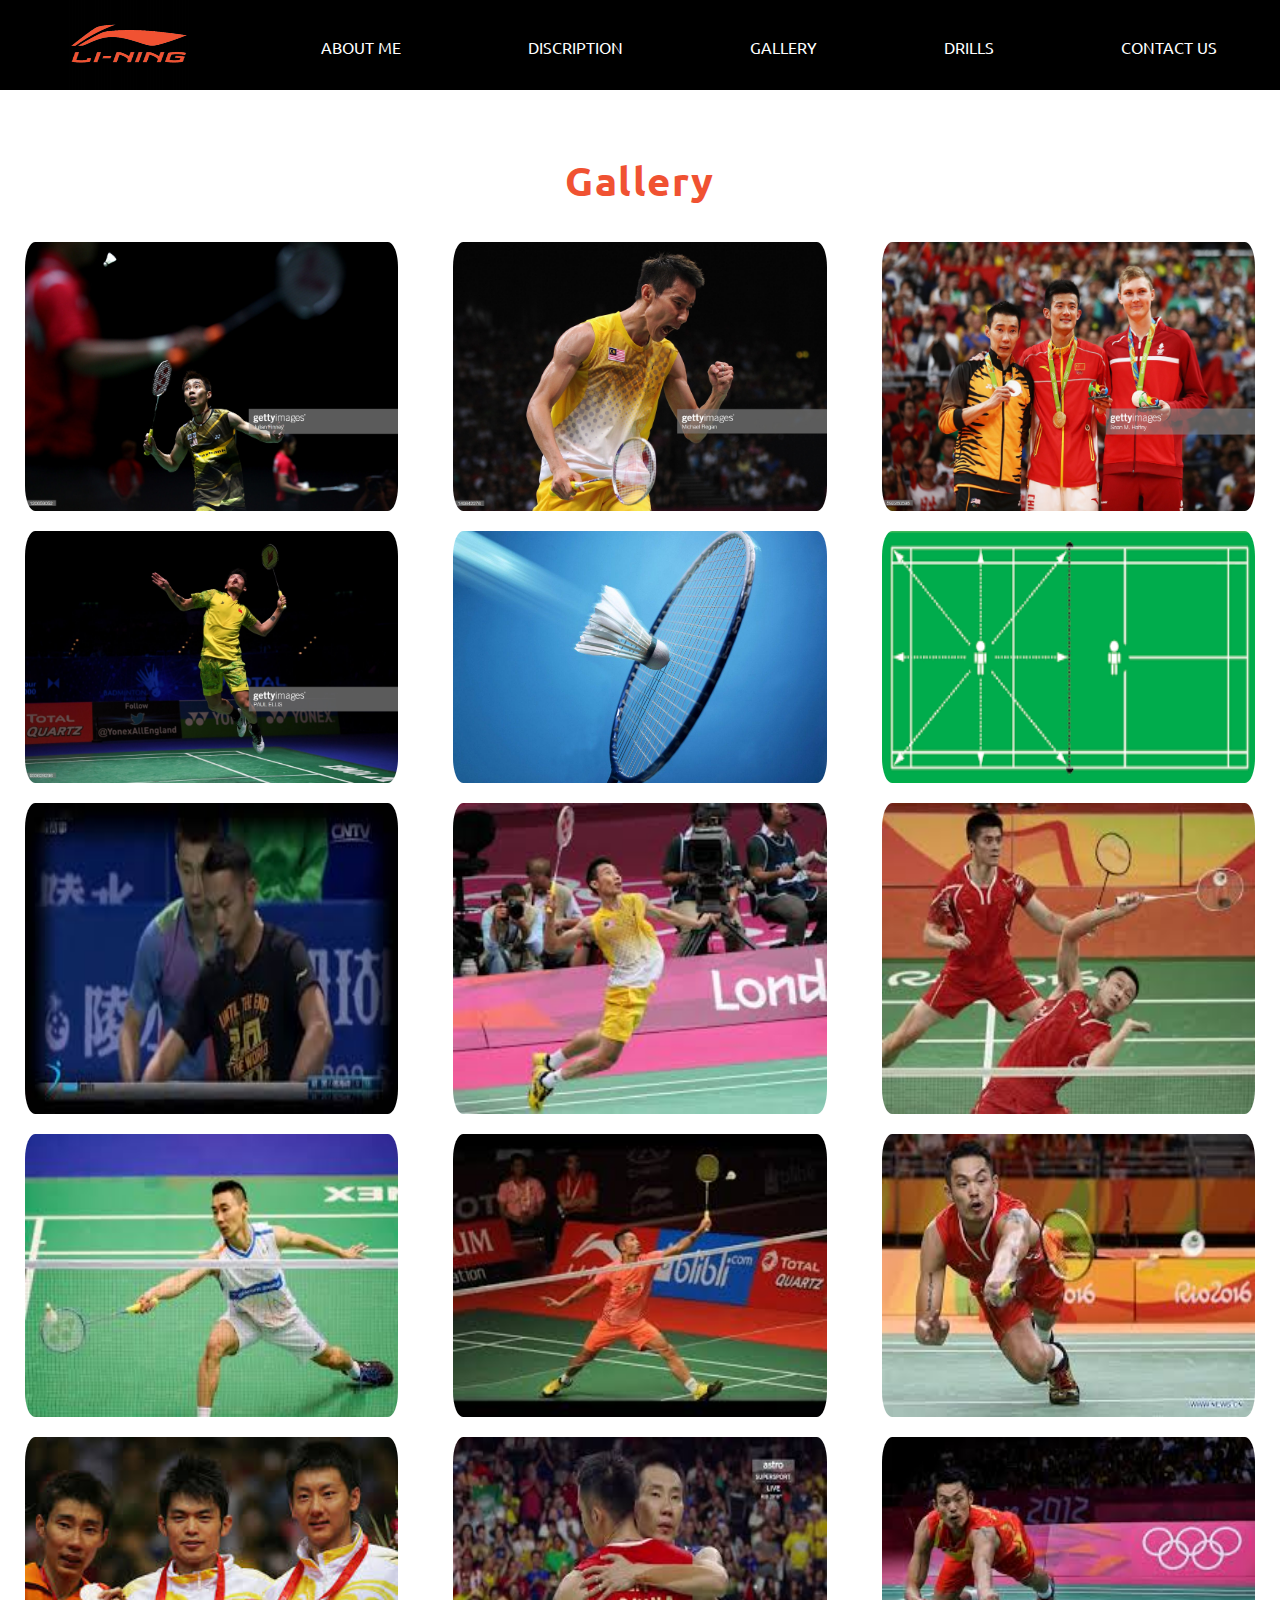
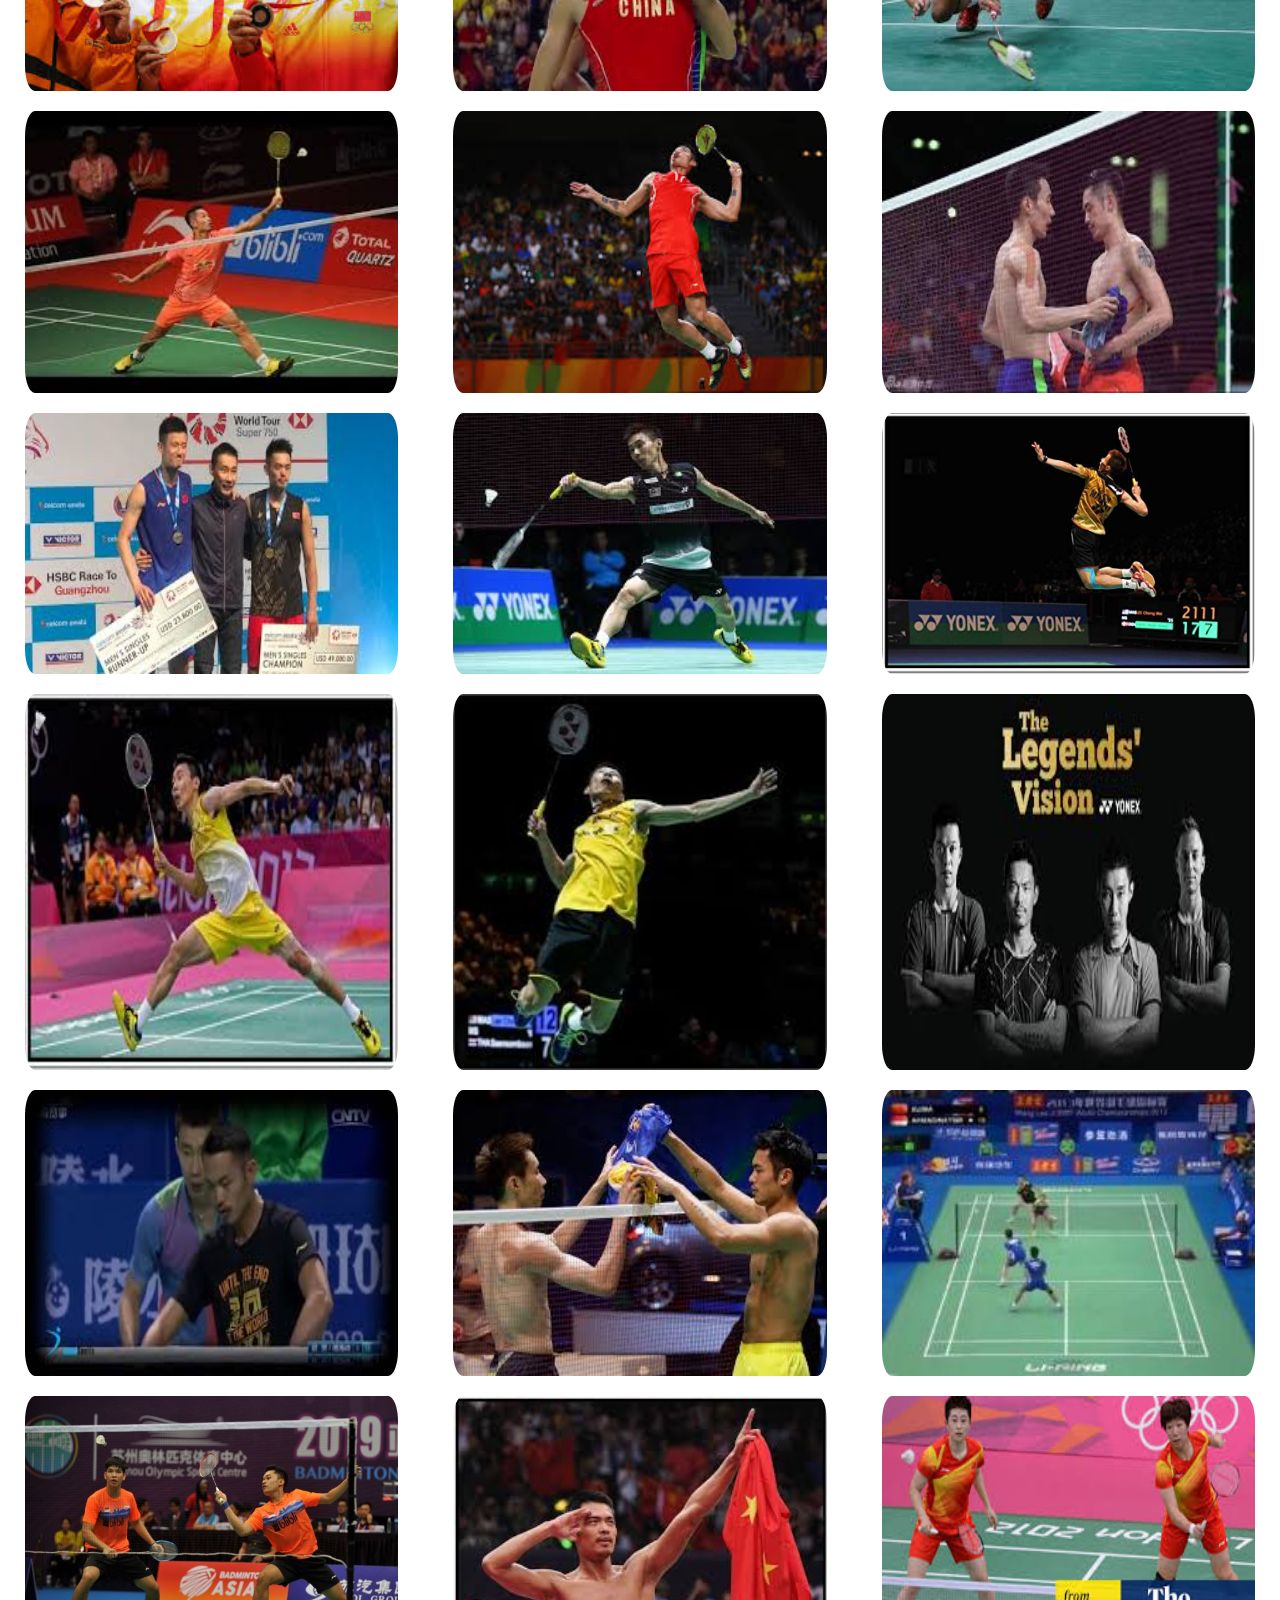
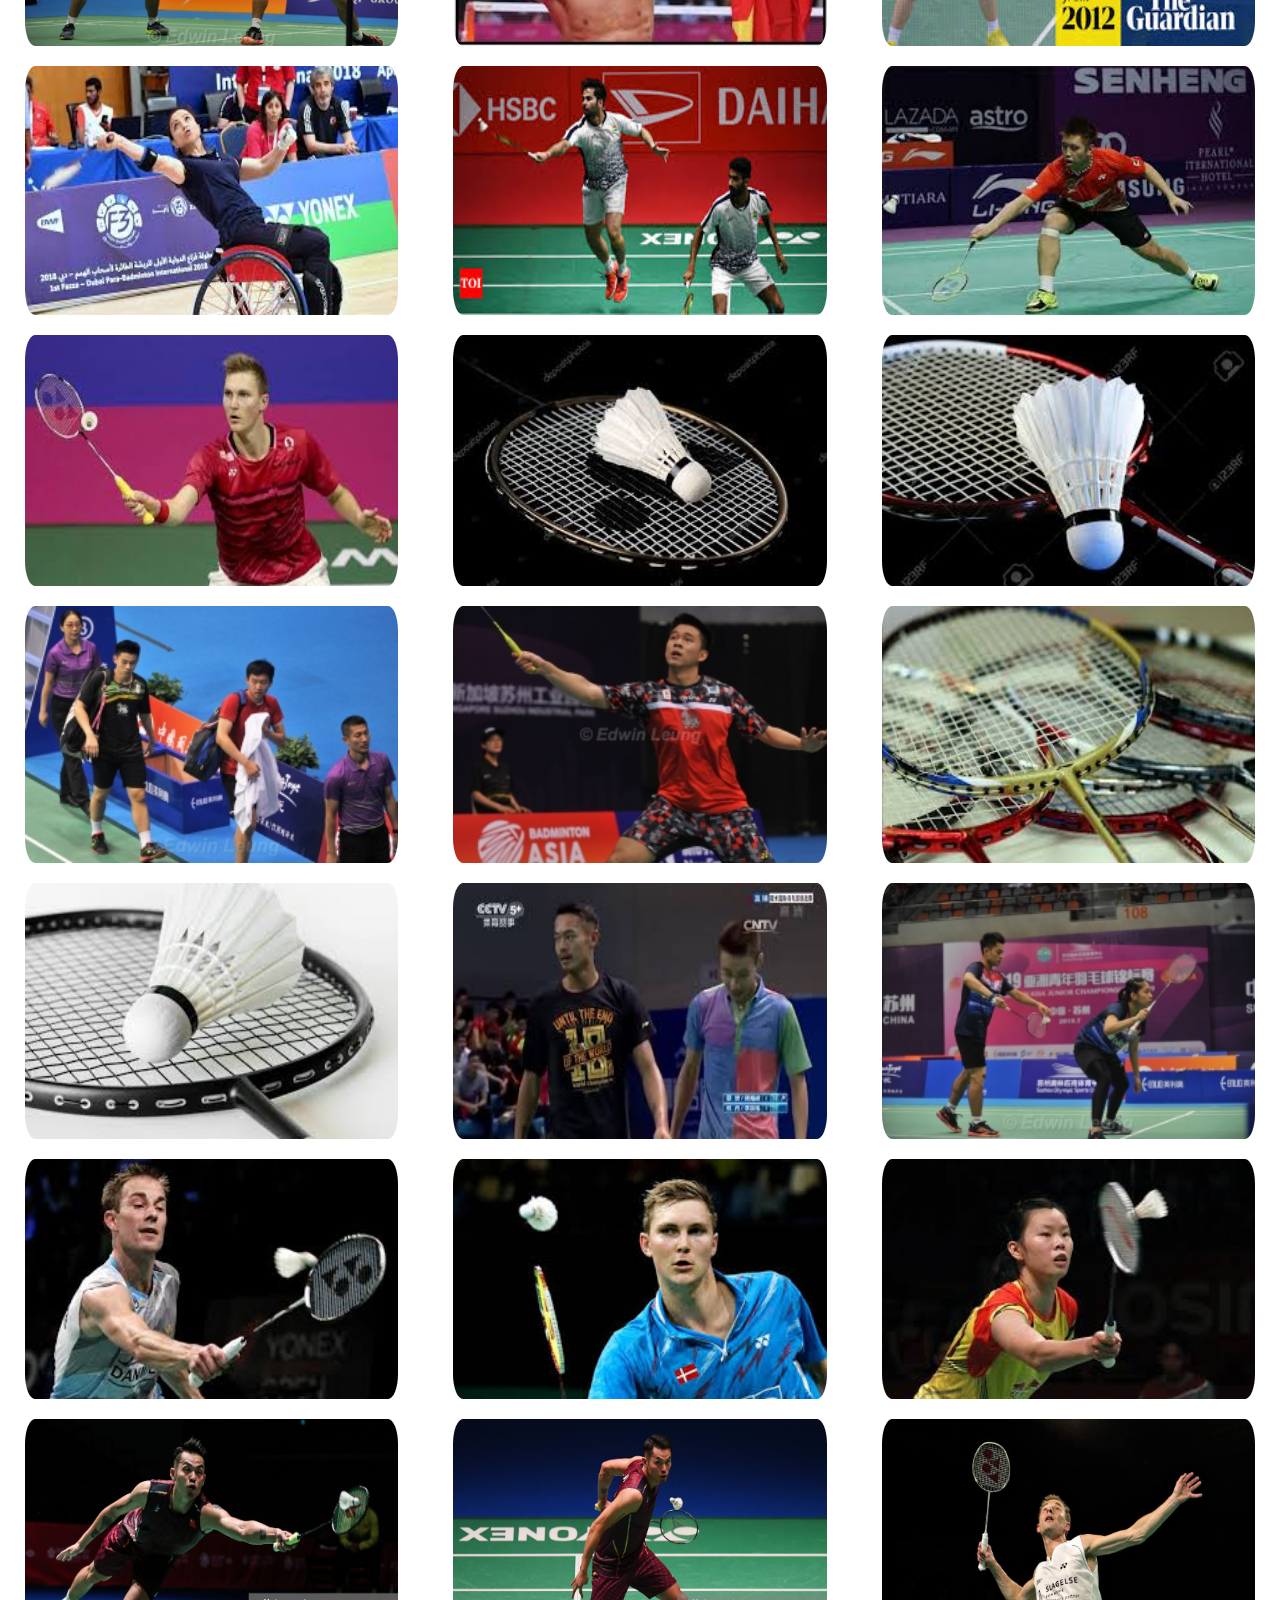
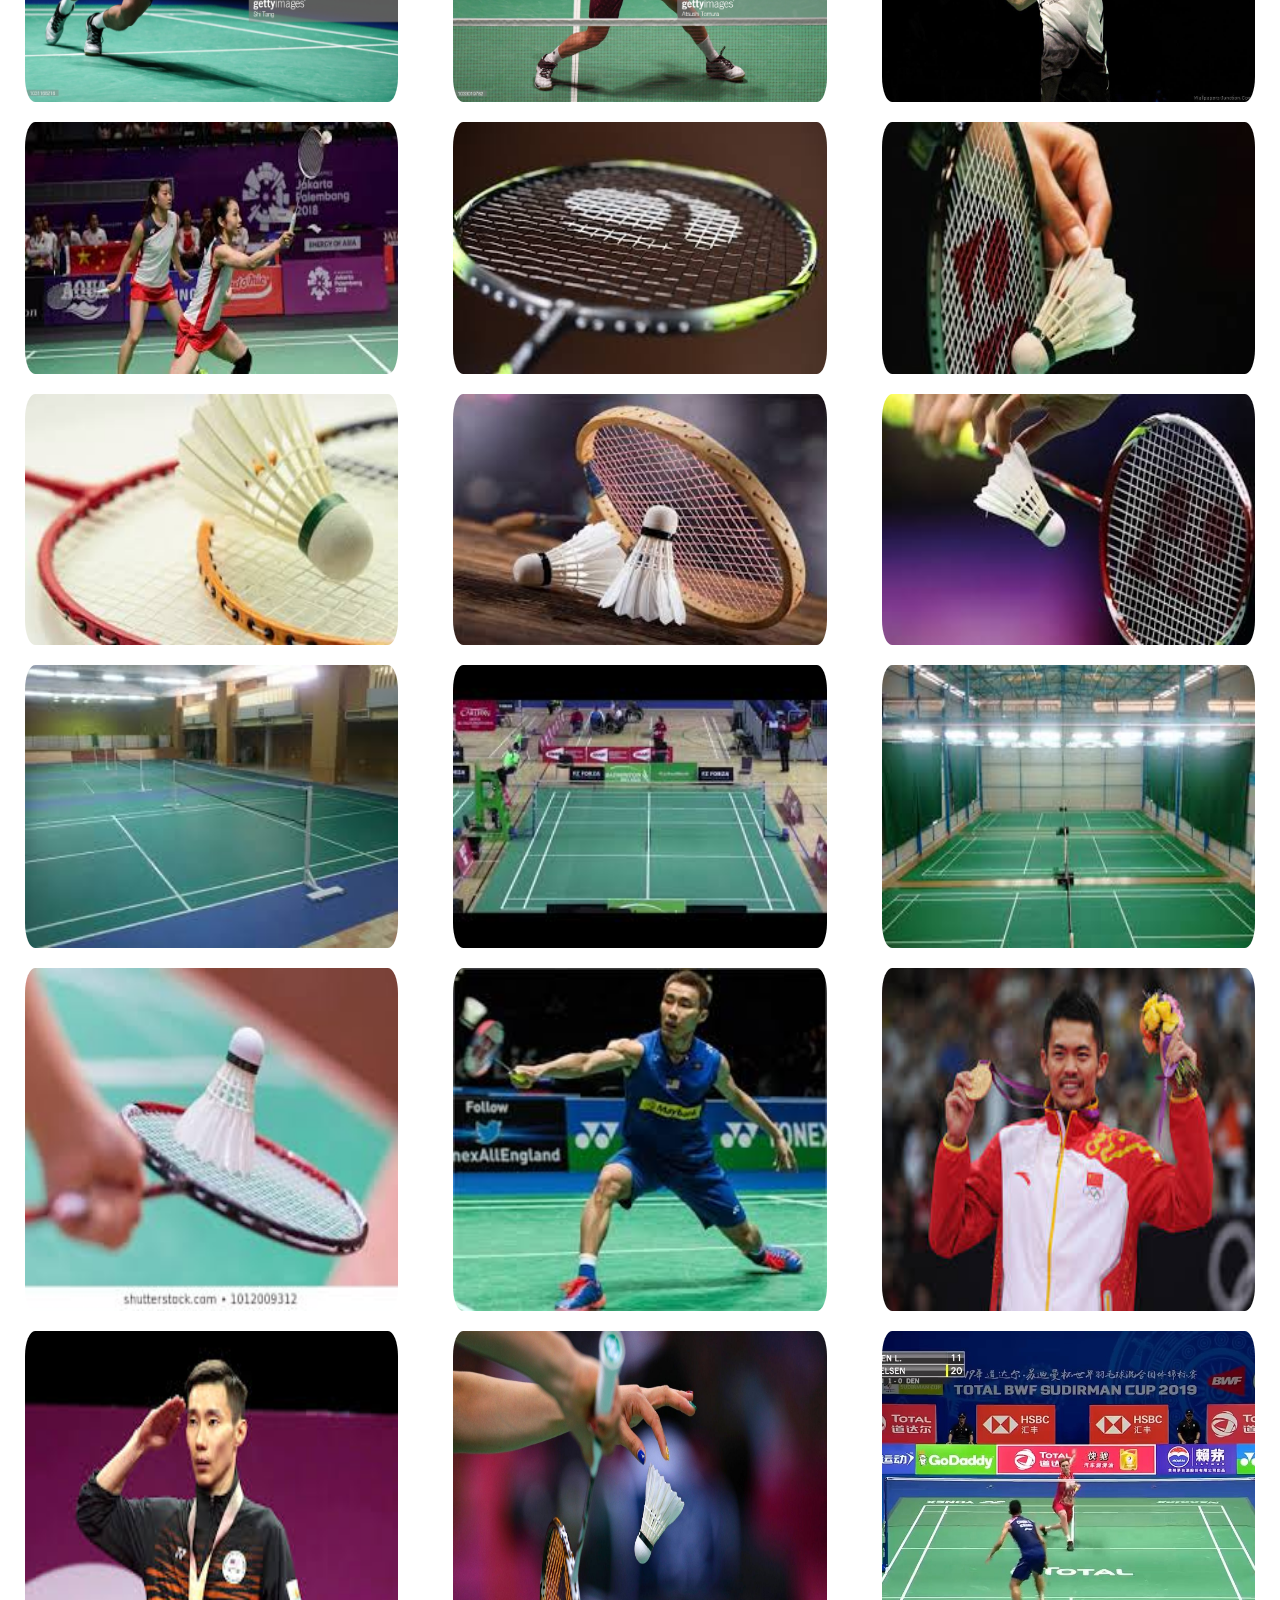
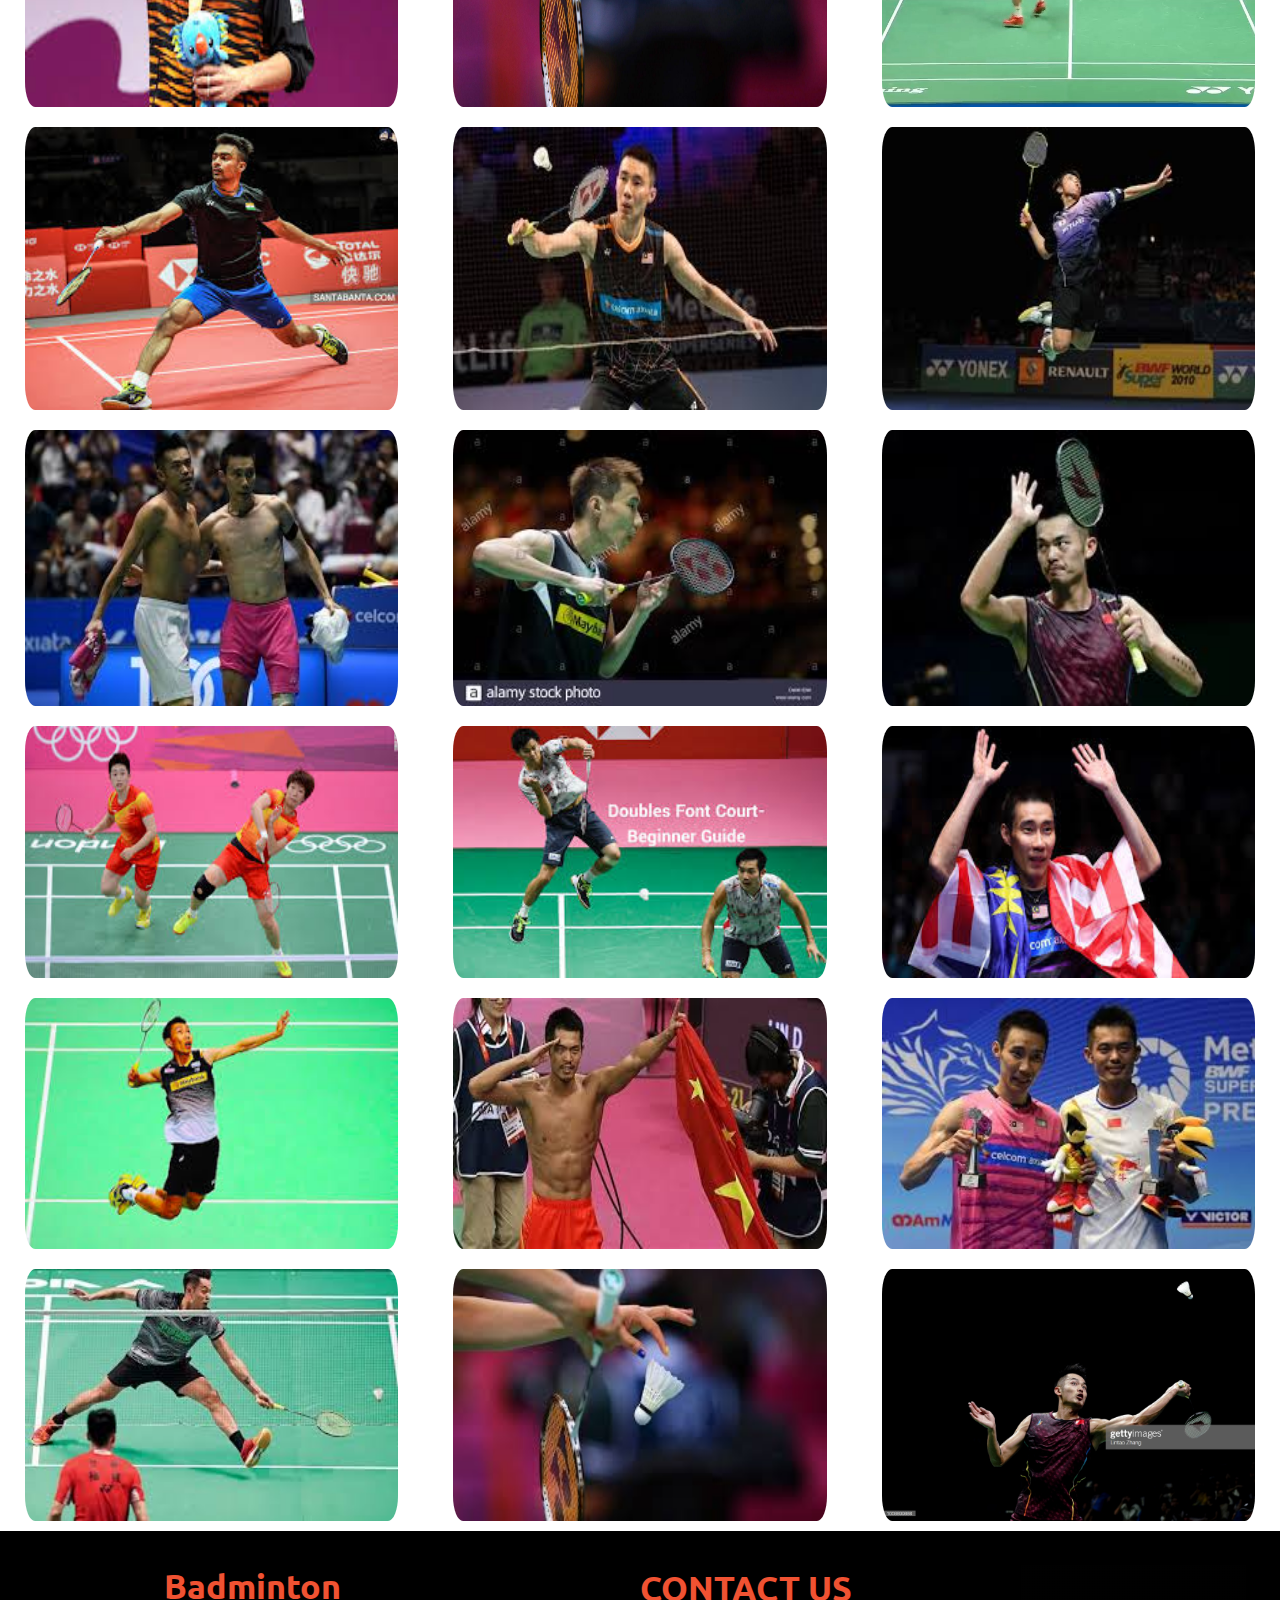
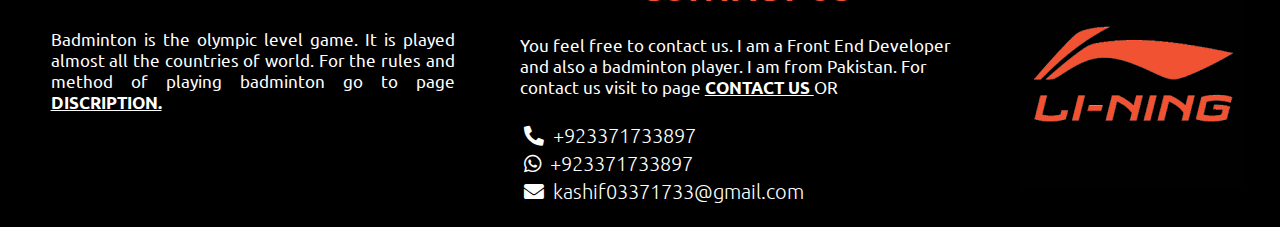
<file: gallery.html>
<!DOCTYPE html>
<html>
<head>
	<title>
		Gallery of Badminton
	</title>
	<meta charset="utf-8">
	<meta name="viewport" content="width=device-width, initial-scale=1.0">
	<link rel="stylesheet" type="text/css" href="css/gallery.css">
	<link rel="stylesheet" type="text/css" href="css/gallery_media_query.css">
	<link rel="stylesheet" type="text/css" href="extensions/font_awesome/css/all.css">
	<link rel="stylesheet" type="text/css" href="https://fonts.googleapis.com/css2?family=Ubuntu:ital,wght@1,400&display=swap" rel="stylesheet">
</head>
<body>

	<header>
		
		<ul>
			<li><a href="index.html">
			<img src="pics/logo1.png" alt="Logo"></a></li>
			<li><a href="aboutme.html">About me</a></li>
			<li><a href="discription.html">Discription</a></li>
			<li><a href="gallery.html">Gallery</a></li>
			<li><a href="drills.html">Drills</a></li>
			<li><a href="contact.html">Contact us</a></li>
		</ul>
		
	</header>

	<div class="gallery_heading">
		<h1 title="This is Gallery of Badminton">
			Gallery
		</h1>
	</div>



		<div class="container">
		<div class="items">
			<a href="pics/hd6.jpg" target="_blank">
				<img src="pics/hd6.jpg"></a>
		</div>

		<div class="items">
			<a href="pics/hd7.jpg" target="_blank">
				<img src="pics/hd7.jpg"></a>
		</div>

		<div class="items">
			<a href="pics/hd8.jpg" target="_blank">
				<img src="pics/hd11.jpg"></a>
		</div>
		
	</div>


	<div class="container">
		<div class="items">
			<a href="pics/hd12.jpg" target="_blank">
				<img src="pics/hd12.jpg"></a>
		</div>

		<div class="items">
			<a href="pics/hd13.jpg" target="_blank">
				<img src="pics/hd13.jpg"></a>
		</div>

		<div class="items">
			<a href="pics/70.png" target="_blank">
				<img src="pics/70.png"></a>
		</div>
		
	</div>



		<div class="container">
		<div class="items">
			<a href="pics/20.jpg" target="_blank">
				<img src="pics/20.jpg"></a>
		</div>

		<div class="items">
			<a href="pics/2.jpg" target="_blank"><img src="pics/2.jpg"></a>
		</div>

		<div class="items">
			<a href="pics/6.jpg" target="_blank"><img src="pics/6.jpg"></a>
		</div>
		
	</div>

		<div class="container">
		<div class="items">
			<a href="pics/3.jpg" target="_blank"><img src="pics/3.jpg"></a>
		</div>

		<div class="items">
			<a href="pics/4.jpg" target="_blank"><img src="pics/4.jpg"></a>
		</div>

		<div class="items">
			<a href="pics/5.jpg" target="_blank"><img src="pics/5.jpg"></a>
		</div>
		
	</div>



		<div class="container">
		<div class="items">
			<a href="pics/7.jpg" target="_blank"><img src="pics/7.jpg"></a>
		</div>

		<div class="items">
			<a href="pics/8.jpg" target="_blank"><img src="pics/8.jpg"></a>
		</div>

		<div class="items">
			<a href="pics/9.jpg" target="_blank"><img src="pics/9.jpg"></a>
		</div>
		
	</div>

		<div class="container">
		<div class="items">
			<a href="pics/19.jpg" target="_blank">
				<img src="pics/19.jpg"></a>
		</div>

		<div class="items">
			<a href="pics/11.jpg" target="_blank">
				<img src="pics/11.jpg"></a>
		</div>

		<div class="items">
			<a href="pics/12.jpg" target="_blank">
				<img src="pics/12.jpg"></a>
		</div>
		
	</div>


		<div class="container">
		<div class="items">
			<a href="pics/13.jpg" target="_blank">
				<img src="pics/13.jpg"></a>
		</div>

		<div class="items">
			<a href="pics/14.jpg" target="_blank">
				<img src="pics/14.jpg"></a>
		</div>

		<div class="items">
			<a href="pics/15.jpg" target="_blank">
				<img src="pics/15.jpg"></a>
		</div>
		
	</div>



		<div class="container">
		<div class="items">
			<a href="pics/16.jpg" target="_blank">
				<img src="pics/16.jpg"></a>
		</div>

		<div class="items">
			<a href="pics/17.jpg" target="_blank">
				<img src="pics/17.jpg"></a>
		</div>

		<div class="items">
			<a href="pics/18.jpg" target="_blank">
				<img src="pics/18.jpg"></a>
		</div>
		
	</div>


	<div class="container">
		<div class="items">
			<a href="pics/20.jpg" target="_blank">
				<img src="pics/20.jpg"></a>
		</div>

		<div class="items">
			<a href="pics/21.jpg" target="_blank">
				<img src="pics/21.jpg"></a>
		</div>

		<div class="items">
			<a href="pics/22.jpg" target="_blank">
				<img src="pics/22.jpg"></a>
		</div>
		
	</div>



		<div class="container">
		<div class="items">
			<a href="pics/23.jpg" target="_blank">
				<img src="pics/23.jpg"></a>
		</div>

		<div class="items">
			<a href="pics/24.jpg" target="_blank">
				<img src="pics/24.jpg"></a>
		</div>

		<div class="items">
			<a href="pics/25.jpg" target="_blank">
				<img src="pics/25.jpg"></a>
		</div>
		
	</div>


			<div class="container">
		<div class="items">
			<a href="pics/36.jpg" target="_blank">
				<img src="pics/36.jpg"></a>
		</div>

		<div class="items">
			<a href="pics/37.jpg" target="_blank">
				<img src="pics/37.jpg"></a>
		</div>

		<div class="items">
			<a href="pics/38.jpg" target="_blank">
				<img src="pics/38.jpg"></a>
		</div>
		
	</div>


			<div class="container">
		<div class="items">
			<a href="pics/39.jpg" target="_blank">
				<img src="pics/39.jpg"></a>
		</div>

		<div class="items">
			<a href="pics/46.jpg" target="_blank">
				<img src="pics/46.jpg"></a>
		</div>

		<div class="items">
			<a href="pics/45.jpg" target="_blank">
				<img src="pics/45.jpg"></a>
		</div>
		
	</div>



				<div class="container">
		<div class="items">
			<a href="pics/28.jpg" target="_blank">
				<img src="pics/28.jpg"></a>
		</div>

		<div class="items">
			<a href="pics/27.jpg" target="_blank">
				<img src="pics/27.jpg"></a>
		</div>

		<div class="items">
			<a href="pics/48.jpg" target="_blank">
				<img src="pics/48.jpg"></a>
		</div>
		
	</div>



		<div class="container">
		<div class="items">
			<a href="pics/47.jpg" target="_blank">
				<img src="pics/47.jpg"></a>
		</div>

		<div class="items">
			<a href="pics/30.jpg" target="_blank">
				<img src="pics/30.jpg"></a>
		</div>

		<div class="items">
			<a href="pics/29.jpg" target="_blank">
				<img src="pics/29.jpg"></a>
		</div>
		
	</div>


	<div class="container">
		<div class="items">
			<a href="pics/31.jpg" target="_blank">
				<img src="pics/31.jpg"></a>
		</div>

		<div class="items">
			<a href="pics/32.jpg" target="_blank">
				<img src="pics/32.jpg"></a>
		</div>

		<div class="items">
			<a href="pics/33.jpg" target="_blank">
				<img src="pics/33.jpg"></a>
		</div>
		
	</div>



	<div class="container">
		<div class="items">
			<a href="pics/hd2.jpg" target="_blank">
				<img src="pics/hd2.jpg"></a>
		</div>

		<div class="items">
			<a href="pics/hd3.jpg" target="_blank">
				<img src="pics/hd3.jpg"></a>
		</div>

		<div class="items">
			<a href="pics/hd5.jpg" target="_blank">
				<img src="pics/hd5.jpg"></a>
		</div>
		
	</div>



	<div class="container">
		<div class="items">
			<a href="pics/34.jpg" target="_blank">
				<img src="pics/34.jpg"></a>
		</div>

		<div class="items">
			<a href="pics/49.jpg" target="_blank">
				<img src="pics/49.jpg"></a>
		</div>

		<div class="items">
			<a href="pics/50.jpg" target="_blank">
				<img src="pics/50.jpg"></a>
		</div>
		
	</div>


	<div class="container">
		<div class="items">
			<a href="pics/51.jpg" target="_blank">
				<img src="pics/51.jpg"></a>
		</div>

		<div class="items">
			<a href="pics/52.jpg" target="_blank">
				<img src="pics/52.jpg"></a>
		</div>

		<div class="items">
			<a href="pics/53.jpg" target="_blank">
				<img src="pics/53.jpg"></a>
		</div>
		
	</div>


	<div class="container">
		<div class="items">
			<a href="pics/54.jpg" target="_blank">
				<img src="pics/54.jpg"></a>
		</div>

		<div class="items">
			<a href="pics/55.jpg" target="_blank">
				<img src="pics/55.jpg"></a>
		</div>

		<div class="items">
			<a href="pics/56.jpg" target="_blank">
				<img src="pics/56.jpg"></a>
		</div>
		
	</div>



	<div class="container">
		<div class="items">
			<a href="pics/57.jpg" target="_blank">
				<img src="pics/57.jpg"></a>
		</div>

		<div class="items">
			<a href="pics/58.jpg" target="_blank">
				<img src="pics/58.jpg"></a>
		</div>

		<div class="items">
			<a href="pics/59.jpg" target="_blank">
				<img src="pics/59.jpg"></a>
		</div>
		
	</div>


	<div class="container">
		<div class="items">
			<a href="pics/79.jpg" target="_blank">
				<img src="pics/79.jpg"></a>
		</div>

		<div class="items">
			<a href="pics/77.jpg" target="_blank">
				<img src="pics/77.jpg"></a>
		</div>

		<div class="items">
			<a href="pics/76.jpg" target="_blank">
				<img src="pics/76.jpg"></a>
		</div>
		
	</div>

	<div class="container">
		<div class="items">
			<a href="pics/80.jpg" target="_blank">
				<img src="pics/80.jpg"></a>
		</div>

		<div class="items">
			<a href="pics/81.jpg" target="_blank">
				<img src="pics/81.jpg"></a>
		</div>

		<div class="items">
			<a href="pics/82.jpg" target="_blank">
				<img src="pics/82.jpg"></a>
		</div>
		
	</div>



	<div class="container">
		<div class="items">
			<a href="pics/83.jpg" target="_blank">
				<img src="pics/83.jpg"></a>
		</div>

		<div class="items">
			<a href="pics/84.jpg" target="_blank">
				<img src="pics/84.jpg"></a>
		</div>

		<div class="items">
			<a href="pics/86.jpg" target="_blank">
				<img src="pics/86.jpg"></a>
		</div>
		
	</div>


	<div class="container">
		<div class="items">
			<a href="pics/88.jpg" target="_blank">
				<img src="pics/88.jpg"></a>
		</div>

		<div class="items">
			<a href="pics/90.jpg" target="_blank">
				<img src="pics/90.jpg"></a>
		</div>

		<div class="items">
			<a href="pics/91.jpg" target="_blank">
				<img src="pics/91.jpg"></a>
		</div>
		
	</div>


	<div class="container">
		<div class="items">
			<a href="pics/92.jpg" target="_blank">
				<img src="pics/92.jpg"></a>
		</div>

		<div class="items">
			<a href="pics/93.jpg" target="_blank">
				<img src="pics/93.jpg"></a>
		</div>

		<div class="items">
			<a href="pics/94.jpg" target="_blank">
				<img src="pics/94.jpg"></a>
		</div>
		
	</div>

	<div class="container">
		<div class="items">
			<a href="pics/95.jpg" target="_blank">
				<img src="pics/95.jpg"></a>
		</div>

		<div class="items">
			<a href="pics/96.jpg" target="_blank">
				<img src="pics/96.jpg"></a>
		</div>

		<div class="items">
			<a href="pics/hd1.jpg" target="_blank">
				<img src="pics/hd1.jpg"></a>
		</div>
		
	</div>



		<footer>
		<div class="first_footer">
			<h1>
				Badminton
			</h1>

			<p>
				Badminton is the olympic level game. It is played almost all the countries of world. For the rules and method of playing badminton go to page <a href="discription.html">DISCRIPTION.</a>
			</p>
		</div>

		<div class="second_footer">
			<h1>
				CONTACT US
			</h1>
			<p>
				You feel free to contact us. I am a Front End Developer and also a badminton player. I am from Pakistan. For contact us visit to page
				<a href="contact.html"> CONTACT US </a> OR
			</p>

			<h3><i class="fas fa-phone-alt"></i> +923371733897</h3>
			<h3><i class="fab fa-whatsapp"></i> +923371733897</h3>
			<h3><i class="fas fa-envelope"></i> kashif03371733@gmail.com</h3>
		</div>
		<div class="third_footer">
			<a href="index.html">
			<img src="pics/logo1.png" alt="Logo"></a>
		</div>
	</footer>


</body>
</html>
</file>
<file: css/index.css>
*{
	margin: 0;
	padding: 0;
	box-sizing: border-box;
	font-family: 'Ubuntu', sans-serif;	
}


:root{
	--clr: #F05232;
}

::selection{
	color: white;
	background: var(--nav_back);
}

body{
	height: 100%;
	width: 100%;

}



header{
	height: 90px;
	width: 100%;
	background-color: black;
	position: fixed;

}



header ul{
	display: flex;
	justify-content: space-around;
	align-items: center;
	list-style-type: none;

}

header ul a{
	text-decoration: none;
	color:white;
	text-transform: uppercase;


}

header a img{
	height: 90px;
	width: 130px;
}


header ul a:hover{
	color: var(--clr);

}


section{
	height: 100vh;
	width: 100vw;
	color: white;
	padding-left: 25%;
	padding-top: 15%;
	background:url('../pics/background.jpg');
	background-size: 100% 100%;
	background-attachment: fixed;
}


section h2{
	color:var(--clr);
	padding:2px 0; 
}


section span{
	color:var(--clr);
}


section p{
	width: 600px;
	padding: 5px 0;
	text-align: justify;
}

section button{
	margin-top: 5px;
	padding: 8px 22px;
	font-weight: bolder;
	font-size: 15px;
	border-radius: 10px;
	font-size: 14px;

}


section button a{
	color: black;
	text-decoration: none;
}



section button:hover{
	background-color: var(--clr);
	color:white;
	cursor: pointer;

}


section button i{
	padding-right: 5px;
}

.one_image{
	height: 100%;
	width: 100%;
}


.one_image img{
	padding: 20px 30px;
	height: 90vh;
	width: 100%;
	object-fit: cover;
}

.two_images{
	height: auto;
	width: 100%;
	display: flex;
	padding: 10px 20px;
	justify-content: center;
	flex-direction: row;
}


.two_images a img{
	height: 100%;
	width: 100%;
	object-fit: cover;
	padding: 0px 10px;

}


.video_para{
	display: flex;
	justify-content: center;
}


.video_para video{
	width: 100%;
	height: auto;
	padding: 10px 30px;
}


.video_para p{
	display: flex;
	justify-content: center;
	align-items: center;
	width: 100%;
	height: auto;
	padding: 10px 20px;
	padding-right: 40px;
	text-align: justify;
	letter-spacing: 1px;
	font-size: 18px;
}

footer{
	display: flex;
	justify-content: space-around;
	align-items: center;
	background-color: black;
	color:white;
}


.first_footer{
	margin-top: -20px;
}


.first_footer h1{
	color: var(--clr);
	padding-bottom: 17%;
	text-align: center;
}

.first_footer p{
	padding: 12% 10%;
	margin-top: -25%;
	text-align: justify;
}

.first_footer p a{
	color: white;
	font-weight: bolder;
}


.first_footer p a:hover{
	color: var(--clr);
}


.second_footer{
	margin-top: 18px;
}


.second_footer h1{
	color: var(--clr);
	text-align: center;
	margin-top:-4px;
}


.second_footer p{
	padding: 5% 3%;
}


.second_footer h3{
	padding-left: 13px;
	font-weight: lighter;
	margin-left: 2px;
}


.second_footer i{
	padding: 4px;
}


.second_footer p a{
	color: white;
	font-weight: bolder;
}


.second_footer p a:hover{
	color: var(--clr);
}


.third_footer a img{
	padding:34px;
}
</file>
<file: css/index_media_query.css>
@media only screen and  (max-width:390px){

	header{
		position: static;
		width: 100%;
		height: auto;

	}

	header ul{
		display: flex;
		flex-direction: column;
		background: black;

	}

	header ul a{
		background: black;
		display: block;
		width: 100%;
	}

	section{
		width: auto;
		padding-left: 0px;
		font-size: 12px;
		padding: 10px;
		padding-top: 20px;
		height: 100%;
		background-attachment: unset;
	}

	section p{
		width: auto;
		height: auto;
		
		}

	section button{
		padding: 3px 12px;
		font-size: 11px;
	}

	.one_image img{
		padding: 8px 10px;
	}

	.two_images{
		display: block;
		padding: 0px 0px;
	}

	.video_para{
		display: block;
	}

	.video_para video{
		padding: 3px 10px;
	}


	.video_para p{
		font-size: 13px;
		padding: 8px 15px;
	}

	footer{
		display: block;
		font-size: 13px;
	}


	.second_footer p{
		padding: 5% 10%;
	}


	.second_footer h3{
		padding: 0% 10%;
	}


	.third_footer a img{
		text-align: center;
		margin-left: 15%;
		height: 180px;
		width: 200px;
	}


}


@media only screen and (min-width: 380px) and (max-width: 540px){

 
	header{
		position: static;
		width: 100%;
		height: auto;

	}

	header ul{
		display: flex;
		flex-direction: column;
		background: black;

	}

	header ul a{
		background: black;
		display: block;
		width: 100%;
	}

	section{
		width: auto;
		padding-left: 0px;
		font-size: 15px;
		padding: 10px;
		padding-top: 20px;
		height: 100%;
		background-attachment: unset;
	}

	section p{
		width: auto;
		height: auto;
		
		}

	section button{
		padding: 3px 12px;
		font-size: 11px;
	}

	.one_image img{
		padding: 8px 10px;
	}

	.two_images{
		display: block;
		padding: 0px 0px;
	}

	.video_para{
		display: block;
	}

	.video_para video{
		padding: 3px 10px;
	}


	.video_para p{
		font-size: 15px;
		padding: 11px 15px;
	}

	footer{
		display: block;
		font-size: 18px;
	}


	.first_footer p{
		padding: 11% 10%;

	}

	.second_footer p{
		padding: 4% 10%;

	}


	.second_footer h3{
		padding: 0% 10%;
	}


	.third_footer a img{
		text-align: center;
		margin-left: 27%;
		height: 200px;
		width: 240px;
	}


}



@media only screen and (min-width: 540px) and (max-width: 786px){

 
	header{
		position: static;
		width: 100%;
		height: auto;

	}

	header ul{
		display: flex;
		flex-direction: column;
		background: black;

	}

	header ul a{
		background: black;
		display: block;
		width: 100%;
		font-size: 22px;
	}

	section{
		width: auto;
		padding-left: 0px;
		font-size: 17px;
		padding: 12px;
		padding-top: 24px;
		height: 100%;
		background-attachment: unset;
	}

	section p{
		width: auto;
		height: auto;
		
		}

	section button{
		padding: 6px 16px;
		font-size: 14px;
	}

	.one_image img{
		padding: 10px 12px;
	}

	.two_images{
		display: block;
		padding: 0px 0px;
	}

	.video_para{
		display: block;
	}

	.video_para video{
		padding: 4px 12px;
	}


	.video_para p{
		font-size: 18px;
		padding: 14px 16px;
	}

	footer{
		display: block;
		font-size: 20px;
	}


		.first_footer p{
		padding: 11% 10%;

	}


	.second_footer p{
		padding: 4% 10%;
	}



	.second_footer h3{
		padding: 0% 10%;
	}


	.third_footer a img{
		text-align: center;
		margin-left: 27%;
		height: 220px;
		width: 260px;
	}


}


@media only screen and (min-width: 786px) and (max-width: 990px){


	header{
		position: static;
		width: 100%;
		height: auto;

	}

	header ul{
		display: flex;
		flex-direction: column;
		background: black;

	}

	header ul a{
		background: black;
		display: block;
		width: 100%;
		font-size: 24px;
	}

	section{
		width: auto;
		padding-left: 0px;
		font-size: 19px;
		padding: 12px;
		padding-top: 24px;
		height: 100%;
		background-attachment: unset;
	}

	section p{
		width: auto;
		height: auto;
		
		}

	section button{
		padding: 6px 16px;
		font-size: 16px;
	}

	.one_image img{
		padding: 10px 12px;
	}

	.two_images{
		display: block;
		padding: 0px 0px;
	}

	.video_para{
		display: block;
	}

	.video_para video{
		padding: 4px 10px;
	}


	.video_para p{
		font-size: 20px;
		padding: 14px 16px;
	}

	footer{
		display: block;
		font-size: 22px;
	}


	.first_footer p{
		padding: 12% 10%;

	}


	.second_footer p{
		padding: 4% 10%;
	}


	.second_footer h1{
		    margin-top: -60px;
	}


	.second_footer h3{
		padding: 0% 10%;
	}


	.third_footer a img{
		text-align: center;
		margin-left: 37%;
		height: 235px;
		width: 285px;
	}

}

@media only screen and (min-width: 1050px){

	.video_para p{
		font-size: 20px;
		}


}


@media only screen and (min-width: 1080px){

	.video_para p{
		font-size: 21px;
		}

}



@media only screen and (min-width: 1165px){

	.video_para p{
		font-size: 23px;
		}

	footer{
		font-size: 17px;
	}	

}


@media only screen and (min-width: 1220px){

	.video_para p{
		font-size: 24px;
		}

}


@media only screen and (min-width: 1300px){

	.video_para p{
		font-size: 25.5px;
		}

		footer{
		font-size: 18px;
	}

}



@media only screen and (min-width: 1300px){

	.video_para p{
		font-size: 26.5px;
		}

}


@media only screen and (min-width: 1350px){

	.video_para p{
		font-size: 27px;
		}

	footer{
		font-size: 20px;
	}



}


@media only screen and (min-width: 1400px){

	.video_para p{
		font-size: 28px;
		}

		footer{
		font-size: 19px;
	}

	footer{
		font-size: 21px;
	}

}


@media only screen and (min-width: 1450px){

	.video_para p{
		font-size: 29.5px;
		}


	footer{
		font-size: 22px;
	}
	

}



@media only screen and (min-width: 1500px){

	.video_para p{
		font-size: 30px;
		}

	footer{
		font-size: 23px;
	}


}


@media only screen and (min-width: 1560px){

	.video_para p{
		font-size: 31px;
		}


	footer{
		font-size: 24px;
	}	


}
</file>
<file: css/aboutme.css>
*{
	margin: 0;
	padding: 0;
	box-sizing: border-box;
	font-family: 'Ubuntu', sans-serif;	

}


:root{
	--clr: #F05232;
}

::selection{
	color: black;
	background: var(--clr);
}

body{
	height: 100%;
	width: 100%;

}



header{
	height: 90px;
	width: 100%;
	background-color: black;
	position: fixed;
	z-index: 1000;

}



header ul{
	display: flex;
	justify-content: space-around;
	align-items: center;
	list-style-type: none;

}

header ul a{
	text-decoration: none;
	color:white;
	text-transform: uppercase;


}

header a img{
	height: 90px;
	width: 130px;
}


header ul a:hover{
	color: var(--clr);

}


.about_heading{
	text-align: center;
	color: var(--clr);
	padding-top: 10%;
}



.container{
	height: 100%;
	width: 100%;
	display: grid;
	grid-template-columns: repeat(auto-fit,minmax(350px, 1fr));
	padding: 0 7%;
	padding-top: 6%;
	padding-bottom: 2%;
}


.first_para{
}

.first_para h1{
	text-align: center;
	padding: 4% 0;
	color: var(--clr);
}



.first_para p{
	text-align: justify;
	padding: 0 10%;
	font-size: 18px;
}



.second_logo a img{
	display: block;
	margin: 10% auto;
	border-radius: 10px;
}



.second{
	margin: 5% 0;
}


.main{
	display: grid;
	grid-template-columns: repeat(auto-fit, minmax(350px, 1fr));
}


.main a img{
	height: auto;
	width: 100%;
	object-fit: cover;
	padding: 2% 3%;
	transition: all .2s linear;
}

.main a img:hover{
	border-radius: 50px;
}




.parent_images{
	display: grid;
	grid-template-columns: repeat(auto-fit, minmax(350px, 1fr));
	

}

.parent_images a img{
	height: 100%;
	width: 100%;
	object-fit: cover;
	padding: 2% 3%;
	transition: all .2s linear;
}


.parent_images a img:hover{
	border-radius: 50px;
}



.project_heading h1{
	text-align: center;
	color: var(--clr);
	padding: 2% 0;
	padding-bottom: 4%;
	letter-spacing: 1px; 
	transition: all .5s linear;
}




/*      Start overlay effect 
*/

.project_images{
	display: grid;
	grid-template-columns: repeat(auto-fit, minmax(350px, 1fr));
	

}

.project_images a img{
	height: 100%;
	width: 100%;
	object-fit: cover;
	padding: 2% 5%;
	transition: all .2s linear;
}


.project_images a img:hover{
	border-radius: 50px;
}



.upper{
	height: 100%;
	width: 100%;
	position: relative;
	transition: all .6s linear;
}

.upper img{
	height: 100%;
	width: 100%;
	filter: brightness(100%);
}

.overlay{
	position: absolute;
	width: 100%;
	height: 0px;
	left: 0;
	right: 0;
	top: 0;
	bottom: 0;
	overflow: hidden;
	background-color: transparent;
	transition: all .6s linear;

}

.upper:hover .overlay{
	height: 100%;
	border-radius: 50px;
	transform:perspective(800px) rotateX(360deg);

}

.upper:hover img{
	border-radius: 50px;
	background-blend-mode: darken;
	filter: brightness(60%);
	filter: blur(1px) brightness(50%) ;
}



.text{
	height: 100%;
	width: 100%;
	display: flex;
	flex-direction: column;
	justify-content: center;
	align-items:center;
	overflow: hidden;
}

.text h1{
	text-align: center;
	color: var(--clr);
	
}


.text p{
	color: white;
	padding: 10%;
	text-align: justify;
}






/*	End of overlay effect
*/


footer{
	display: flex;
	justify-content: space-around;
	align-items: center;
	background-color: black;
	color:white;
}


.first_footer{
	margin-top: -20px;
}


.first_footer h1{
	color: var(--clr);
	padding-bottom: 17%;
	text-align: center;
}

.first_footer p{
	padding: 12% 10%;
	margin-top: -25%;
	text-align: justify;
}

.first_footer p a{
	color: white;
	font-weight: bolder;
}


.first_footer p a:hover{
	color: var(--clr);
}


.second_footer{
	margin-top: 18px;
}


.second_footer h1{
	color: var(--clr);
	text-align: center;
	margin-top:-4px;
}


.second_footer p{
	padding: 5% 3%;
}


.second_footer h3{
	padding-left: 13px;
	font-weight: lighter;
	margin-left: 2px;
}


.second_footer i{
	padding: 4px;
}


.second_footer p a{
	color: white;
	font-weight: bolder;
}


.second_footer p a:hover{
	color: var(--clr);
}


.third_footer a img{
	padding:34px;
}
</file>
<file: css/aboutme_media_query.css>
@media only screen and  (max-width:390px){

	header{
		position: static;
		width: 100%;
		height: auto;

	}

	header ul{
		display: flex;
		flex-direction: column;
		background: black;

	}

	header ul a{
		background: black;
		display: block;
		width: 100%;
	}


	footer{
		display: block;
		font-size: 13px;
		margin-top: 20px;
	}


	.second_footer p{
		padding: 5% 10%;
	}


	.second_footer h3{
		padding: 0% 10%;
	}


	.third_footer a img{
		text-align: center;
		margin-left: 15%;
		height: 180px;
		width: 200px;
	}


	.about_heading{
		padding-top: 3%;
		font-size: 18px;
	}
}



@media only screen and (min-width: 380px) and (max-width: 540px){

 
	header{
		position: static;
		width: 100%;
		height: auto;

	}

	header ul{
		display: flex;
		flex-direction: column;
		background: black;

	}

	header ul a{
		background: black;
		display: block;
		width: 100%;
	}




	footer{
		display: block;
		font-size: 18px;
		margin-top: 22px;
	}


	.first_footer p{
		padding: 11% 10%;

	}

	.second_footer p{
		padding: 4% 10%;

	}


	.second_footer h3{
		padding: 0% 10%;
	}


	.third_footer a img{
		text-align: center;
		margin-left: 27%;
		height: 200px;
		width: 240px;
	}

	 .about_heading{
		padding-top: 3%;
		font-size: 20px;
	}

}


@media only screen and (min-width: 540px) and (max-width: 786px){

 
	header{
		position: static;
		width: 100%;
		height: auto;

	}

	header ul{
		display: flex;
		flex-direction: column;
		background: black;

	}

	header ul a{
		background: black;
		display: block;
		width: 100%;
		font-size: 22px;
	}






	footer{
		display: block;
		font-size: 20px;
		margin-top: 26px;
	}


		.first_footer p{
		padding: 11% 10%;

	}


	.second_footer p{
		padding: 4% 10%;
	}



	.second_footer h3{
		padding: 0% 10%;
	}


	.third_footer a img{
		text-align: center;
		margin-left: 27%;
		height: 220px;
		width: 260px;
	}


	.about_heading{
		padding-top: 4%;
	}

}


@media only screen and (min-width: 786px) and (max-width: 990px){


	header{
		position: static;
		width: 100%;
		height: auto;

	}

	header ul{
		display: flex;
		flex-direction: column;
		background: black;

	}

	header ul a{
		background: black;
		display: block;
		width: 100%;
		font-size: 24px;
	}






	footer{
		display: block;
		font-size: 22px;
		margin-top: 30px;
	}


	.first_footer p{
		padding: 12% 10%;

	}


	.second_footer p{
		padding: 4% 10%;
	}


	.second_footer h1{
		    margin-top: -60px;
	}


	.second_footer h3{
		padding: 0% 10%;
	}


	.third_footer a img{
		text-align: center;
		margin-left: 37%;
		height: 235px;
		width: 285px;
	}


	.about_heading{
		padding-top: 4%;
	}

}



@media only screen and (min-width: 1165px){



	footer{
		font-size: 17px;
	}	

}





@media only screen and (min-width: 1300px){



		footer{
		font-size: 18px;
	}

}

@media only screen and (min-width: 1350px){


	footer{
		font-size: 20px;
	}


}


@media only screen and (min-width: 1400px){


	footer{
		font-size: 21px;
	}

}


@media only screen and (min-width: 1450px){


	footer{
		font-size: 22px;
	}
	

}



@media only screen and (min-width: 1500px){


	footer{
		font-size: 23px;
	}


}


@media only screen and (min-width: 1560px){

	footer{
		font-size: 24px;
	}	


}
</file>
<file: css/contact.css>
*{
	margin: 0;
	padding: 0;
	box-sizing: border-box;
	font-family: 'Ubuntu', sans-serif;	

}


:root{
	--clr: #F05232;
}

::selection{
	color: black;
	background: var(--clr);
}

body{
	height: 100%;
	width: 100%;

}



header{
	height: 90px;
	width: 100%;
	background-color: black;
	position: fixed;

}



header ul{
	display: flex;
	justify-content: space-around;
	align-items: center;
	list-style-type: none;

}

header ul a{
	text-decoration: none;
	color:white;
	text-transform: uppercase;


}

header a img{
	height: 90px;
	width: 130px;
}


header ul a:hover{
	color: var(--clr);

}

.contact_heading{
	padding-top: 11%; 
	text-align: center;
	color: var(--clr);
}


.main_contact{

	display: flex;
	flex-wrap: wrap;
	justify-content: space-around;
	align-items: center;
	padding: 0 10%;
}


.first_main{
	background: ;
	padding: 2% 3%;
	border-radius: 20px;
}


.first_main h1{
	color:var(--clr);
	padding: 4% 0;
}


.first_main p i{
	color: var(--clr);
	padding: 2% 10px;
}


	.form_contact{
		margin: 20px 0;
		padding: 20px;
		padding-top: 40px;
		padding-right: 40px;
		background: rgba(0,0,0);
		box-shadow: 3px 3px 3px var(--clr);
		color:white;
		display: block;
		height: 100%;
		width: 100%;
		border-radius: 20px;

	}

	.form_contact label{
		padding:10px;
		margin-top: 10px;
		color: var(--clr);
		font-weight: bolder;
	}



	.first_input{
		width: 240px;
		height: 40px;
		padding: 5px;
		border-radius: 10px;
		margin-top: 10px;
		margin-bottom: 5px;
		background: none;	
		transition: all .6s linear;
		color: var(--clr);
		font-size: 16px;
	}


	.first_input:hover{
		box-shadow: 3px 3px 1px var(--clr);
	}


	.second_input{
		margin: 15px 0px 15px 13px;

	}

 span{
			color:var(--clr);
	}

	.second_input[type='radio']{

	}

	.first_button{
		padding: 10px 15px;
		background: none;
		color: white;
		margin-top: 10px;
		margin-left: 10px;
		font-weight: bolder;
		border-radius: 6px;
		box-shadow: 2px 2px 2px  var(--bbg);
		font-size: 14px;
	}

	.first_button:hover{
		color: #000;
		background: var(--clr);
		cursor: pointer;
	}


	.first_button i{
		padding-right: 5px;
	}


	.second_input[type='radio']:checked + span{
		text-shadow: 3px 2px 3px var(--clr);
		color: var(--clr);
	}


    .second_input[type='radio']:checked:before {
        width: 13px;
        height: 13px;
        border-radius: 10px;
        background-color: var(--clr);
        content: '';
        display: inline-block;
    }


    ::placeholder{
    	color: white;
    	padding-left: 6px;
    	font-size: 15px;
    	transition: all .5s linear;
    }

    :hover::placeholder{
    	font-size: 13px;

    }

    :focus{
    	border:2px solid var(--clr);
    }





   footer{
	display: flex;
	justify-content: space-around;
	align-items: center;
	background-color: black;
	color:white;
}


.first_footer{
	margin-top: -20px;
}


.first_footer h1{
	color: var(--clr);
	padding-bottom: 17%;
	text-align: center;
}

.first_footer p{
	padding: 12% 10%;
	margin-top: -25%;
	text-align: justify;
}

.first_footer p a{
	color: white;
	font-weight: bolder;
}


.first_footer p a:hover{
	color: var(--clr);
}


.second_footer{
	margin-top: 18px;
}


.second_footer h1{
	color: var(--clr);
	text-align: center;
	margin-top:-4px;
}


.second_footer p{
	padding: 5% 3%;
}


.second_footer h3{
	padding-left: 13px;
	font-weight: lighter;
	margin-left: 2px;
}


.second_footer i{
	padding: 4px;
}


.second_footer p a{
	color: white;
	font-weight: bolder;
}


.second_footer p a:hover{
	color: var(--clr);
}


.third_footer a img{
	padding:34px;
}
</file>
<file: css/contact_media_query.css>
@media only screen and  (max-width:390px){

	header{
		position: static;
		width: 100%;
		height: auto;

	}

	header ul{
		display: flex;
		flex-direction: column;
		background: black;

	}

	header ul a{
		background: black;
		display: block;
		width: 100%;
	}


	footer{
		display: block;
		font-size: 13px;
		margin-top: 20px;
	}


	.second_footer p{
		padding: 5% 10%;
	}


	.second_footer h3{
		padding: 0% 10%;
	}


	.third_footer a img{
		text-align: center;
		margin-left: 15%;
		height: 180px;
		width: 200px;
	}


	.contact_heading{
		padding-top: 3%;
		font-size: 18px;
	}



	
}



@media only screen and (min-width: 380px) and (max-width: 540px){

 
	header{
		position: static;
		width: 100%;
		height: auto;

	}

	header ul{
		display: flex;
		flex-direction: column;
		background: black;

	}

	header ul a{
		background: black;
		display: block;
		width: 100%;
	}




	footer{
		display: block;
		font-size: 18px;
		margin-top: 22px;
	}


	.first_footer p{
		padding: 11% 10%;

	}

	.second_footer p{
		padding: 4% 10%;

	}


	.second_footer h3{
		padding: 0% 10%;
	}


	.third_footer a img{
		text-align: center;
		margin-left: 27%;
		height: 200px;
		width: 240px;
	}

	 .contact_heading{
		padding-top: 3%;
		font-size: 20px;
	}

}


@media only screen and (min-width: 540px) and (max-width: 786px){

 
	header{
		position: static;
		width: 100%;
		height: auto;

	}

	header ul{
		display: flex;
		flex-direction: column;
		background: black;

	}

	header ul a{
		background: black;
		display: block;
		width: 100%;
		font-size: 22px;
	}






	footer{
		display: block;
		font-size: 20px;
		margin-top: 26px;
	}


		.first_footer p{
		padding: 11% 10%;

	}


	.second_footer p{
		padding: 4% 10%;
	}



	.second_footer h3{
		padding: 0% 10%;
	}


	.third_footer a img{
		text-align: center;
		margin-left: 27%;
		height: 220px;
		width: 260px;
	}


	.contact_heading{
		padding-top: 4%;
	}

}


@media only screen and (min-width: 786px) and (max-width: 990px){


	header{
		position: static;
		width: 100%;
		height: auto;

	}

	header ul{
		display: flex;
		flex-direction: column;
		background: black;

	}

	header ul a{
		background: black;
		display: block;
		width: 100%;
		font-size: 24px;
	}






	footer{
		display: block;
		font-size: 22px;
		margin-top: 30px;
	}


	.first_footer p{
		padding: 12% 10%;

	}


	.second_footer p{
		padding: 4% 10%;
	}


	.second_footer h1{
		    margin-top: -60px;
	}


	.second_footer h3{
		padding: 0% 10%;
	}


	.third_footer a img{
		text-align: center;
		margin-left: 37%;
		height: 235px;
		width: 285px;
	}


	.contact_heading{
		padding-top: 4%;
	}

}



@media only screen and (min-width: 1165px){



	footer{
		font-size: 17px;
	}	

}





@media only screen and (min-width: 1300px){



		footer{
		font-size: 18px;
	}

}

@media only screen and (min-width: 1350px){


	footer{
		font-size: 20px;
	}


}


@media only screen and (min-width: 1400px){


	footer{
		font-size: 21px;
	}

}


@media only screen and (min-width: 1450px){


	footer{
		font-size: 22px;
	}
	

}



@media only screen and (min-width: 1500px){


	footer{
		font-size: 23px;
	}


}


@media only screen and (min-width: 1560px){

	footer{
		font-size: 24px;
	}	


}
</file>
<file: css/discription.css>
*{
	padding: 0;
	margin: 0;
	box-sizing: border-box;
	font-family: 'Ubuntu', sans-serif;	
}


:root{
	--clr: #F05232;
	--bigclr: deepskyblue;
	--smallclr: #0D9E38;
}

::selection{
	color: black;
	background: var(--clr);
}

body{
	height: 100%;
	width: 100%;

}



header{
	height: 90px;
	width: 100%;
	background-color: black;
	position: fixed;
	z-index: 1000;
}



header ul{
	display: flex;
	justify-content: space-around;
	align-items: center;
	list-style-type: none;

}

header ul a{
	text-decoration: none;
	color:white;
	text-transform: uppercase;


}

header a img{
	height: 90px;
	width: 130px;
}


header ul a:hover{
	color: var(--clr);

}

.discription_heading{
	padding-top: 11%;
	text-align: center;
	color:var(--clr);

}

.main_discription{
	padding: 2% 8%;

}

.main_headings{
	color: var(--bigclr);
	text-transform: uppercase; 
	padding-top: 2%;
}

.paras{
	padding: 5px 0px;
	text-align: justify;
	letter-spacing: 1px;
	font-size: 18px;
	font-weight: lighter;
}


.mid_image{
	padding-top: 3%;
	padding-bottom: 3%;
	display:flex;
	flex-direction: column;
	justify-content: center;
	align-items: center;

}

.mid_image img{
	height: auto;
	width: auto;
}

.mid_image img figcaption{
	text-align: center;
}


.second_headings{
	text-align: center;
	text-transform: uppercase;
	margin-top: 1%;
	color:var(--smallclr);
}


.black_head{
	padding: 3% 0;
	color:var(--smallclr);
}

.simple_para{
	margin-top: 1%;
	padding-left: 3%;
}

.simple_para ol li{
	padding: 5px 0px;
}

.big{
	margin-top: 2%;
}



footer{
	display: flex;
	justify-content: space-around;
	align-items: center;
	background-color: black;
	color:white;
}


.first_footer{
	margin-top: -20px;
}


.first_footer h1{
	color: var(--clr);
	padding-bottom: 17%;
	text-align: center;
}

.first_footer p{
	padding: 12% 10%;
	margin-top: -25%;
	text-align: justify;
}

.first_footer p a{
	color: white;
	font-weight: bolder;
}


.first_footer p a:hover{
	color: var(--clr);
}


.second_footer{
	margin-top: 18px;
}


.second_footer h1{
	color: var(--clr);
	text-align: center;
	margin-top:-4px;
}


.second_footer p{
	padding: 5% 3%;
}


.second_footer h3{
	padding-left: 13px;
	font-weight: lighter;
	margin-left: 2px;
}


.second_footer i{
	padding: 4px;
}


.second_footer p a{
	color: white;
	font-weight: bolder;
}


.second_footer p a:hover{
	color: var(--clr);
}


.third_footer a img{
	padding:34px;
}
</file>
<file: css/discription_media_query.css>
@media only screen and  (max-width:390px){

	header{
		position: static;
		width: 100%;
		height: auto;

	}

	header ul{
		display: flex;
		flex-direction: column;
		background: black;

	}

	header ul a{
		background: black;
		display: block;
		width: 100%;
	}


	footer{
		display: block;
		font-size: 13px;
		margin-top: 20px;
	}


	.second_footer p{
		padding: 5% 10%;
	}


	.second_footer h3{
		padding: 0% 10%;
	}


	.third_footer a img{
		text-align: center;
		margin-left: 15%;
		height: 180px;
		width: 200px;
	}


	.discription_heading{
		padding-top: 3%;
		font-size: 18px;
	}
}



@media only screen and (min-width: 380px) and (max-width: 540px){

 
	header{
		position: static;
		width: 100%;
		height: auto;

	}

	header ul{
		display: flex;
		flex-direction: column;
		background: black;

	}

	header ul a{
		background: black;
		display: block;
		width: 100%;
	}




	footer{
		display: block;
		font-size: 18px;
		margin-top: 22px;
	}


	.first_footer p{
		padding: 11% 10%;

	}

	.second_footer p{
		padding: 4% 10%;

	}


	.second_footer h3{
		padding: 0% 10%;
	}


	.third_footer a img{
		text-align: center;
		margin-left: 27%;
		height: 200px;
		width: 240px;
	}

	.discription_heading{
		padding-top: 3%;
		font-size: 20px;
	}

}


@media only screen and (min-width: 540px) and (max-width: 786px){

 
	header{
		position: static;
		width: 100%;
		height: auto;

	}

	header ul{
		display: flex;
		flex-direction: column;
		background: black;

	}

	header ul a{
		background: black;
		display: block;
		width: 100%;
		font-size: 22px;
	}






	footer{
		display: block;
		font-size: 20px;
		margin-top: 26px;
	}


		.first_footer p{
		padding: 11% 10%;

	}


	.second_footer p{
		padding: 4% 10%;
	}



	.second_footer h3{
		padding: 0% 10%;
	}


	.third_footer a img{
		text-align: center;
		margin-left: 27%;
		height: 220px;
		width: 260px;
	}


	.discription_heading{
		padding-top: 4%;
	}

}


@media only screen and (min-width: 786px) and (max-width: 990px){


	header{
		position: static;
		width: 100%;
		height: auto;

	}

	header ul{
		display: flex;
		flex-direction: column;
		background: black;

	}

	header ul a{
		background: black;
		display: block;
		width: 100%;
		font-size: 24px;
	}






	footer{
		display: block;
		font-size: 22px;
		margin-top: 30px;
	}


	.first_footer p{
		padding: 12% 10%;

	}


	.second_footer p{
		padding: 4% 10%;
	}


	.second_footer h1{
		    margin-top: -60px;
	}


	.second_footer h3{
		padding: 0% 10%;
	}


	.third_footer a img{
		text-align: center;
		margin-left: 37%;
		height: 235px;
		width: 285px;
	}


	.discription_heading{
		padding-top: 4%;
	}

}



@media only screen and (min-width: 1165px){



	footer{
		font-size: 17px;
	}	

}





@media only screen and (min-width: 1300px){



		footer{
		font-size: 18px;
	}

}

@media only screen and (min-width: 1350px){


	footer{
		font-size: 20px;
	}


}


@media only screen and (min-width: 1400px){


	footer{
		font-size: 21px;
	}

}


@media only screen and (min-width: 1450px){


	footer{
		font-size: 22px;
	}
	

}



@media only screen and (min-width: 1500px){


	footer{
		font-size: 23px;
	}


}


@media only screen and (min-width: 1560px){

	footer{
		font-size: 24px;
	}	


}
</file>
<file: css/drills.css>
*{
	margin: 0;
	padding: 0;
	box-sizing: border-box;
	font-family: 'Ubuntu', sans-serif;	
	
}


:root{
	--clr: #F05232;
	--bigclr: deepskyblue;
	--smallclr: #0D9E38;
}

::selection{
	color: black;
	background: var(--clr);
}

body{
	height: 100%;
	width: 100%;
	overflow-x: hidden;
}



header{
	height: 90px;
	width: 100%;
	background-color: black;
	position: fixed;

}



header ul{
	display: flex;
	justify-content: space-around;
	align-items: center;
	list-style-type: none;

}

header ul a{
	text-decoration: none;
	color:white;
	text-transform: uppercase;


}

header a img{
	height: 90px;
	width: 130px;
}


header ul a:hover{
	color: var(--clr);

}

.drills_heading h1{
	padding-top: 11%;
	padding-bottom: 5%;
	text-align: center;
	color: var(--clr);
	letter-spacing: 2px;
	font-size: 40px;
}


.image_drills{
	height: auto;
	width: 100vw;
}

.image_drills a img{
	height: auto;
	width: 100vw;
	object-fit: cover;
}


.main_drills{
	padding: 2% 8%;
}


.first_heading{
	text-transform: uppercase;
	color: var(--bigclr);
}


.two_things{
	height: auto;
	width: 100%;
	display: grid;
	grid-template-columns: repeat(auto-fit,minmax(320px,1fr));
	
}

.first{
	
	font-size: 18px;
	letter-spacing: 1px;
	word-spacing: 6px;
	padding: 2% 6%;
	text-align: justify;
	padding-top: 5%;
}


.second{
	display: flex;
	justify-content: center;
	align-items: center;
}

.short_pic img{
	width: 100%;
}


.para{
	font-size: 18px;
	letter-spacing: 1px;
	padding: 2% 0;
	text-align: justify;
}

figure{
	padding: 2% 0;
	display: flex;
	justify-content: center;
	flex-direction: column;
	align-items: center;
}





footer{
	display: flex;
	justify-content: space-around;
	align-items: center;
	background-color: black;
	color:white;
}


.first_footer{
	margin-top: -20px;
}


.first_footer h1{
	color: var(--clr);
	padding-bottom: 17%;
	text-align: center;
}

.first_footer p{
	padding: 12% 10%;
	margin-top: -25%;
	text-align: justify;
}

.first_footer p a{
	color: white;
	font-weight: bolder;
}


.first_footer p a:hover{
	color: var(--clr);
}


.second_footer{
	margin-top: 18px;
}


.second_footer h1{
	color: var(--clr);
	text-align: center;
	margin-top:-4px;
}


.second_footer p{
	padding: 5% 3%;
}


.second_footer h3{
	padding-left: 13px;
	font-weight: lighter;
	margin-left: 2px;
}


.second_footer i{
	padding: 4px;
}


.second_footer p a{
	color: white;
	font-weight: bolder;
}


.second_footer p a:hover{
	color: var(--clr);
}


.third_footer a img{
	padding:34px;
}
</file>
<file: css/drills_media_query.css>
@media only screen and  (max-width:390px){

	header{
		position: static;
		width: 100%;
		height: auto;

	}

	header ul{
		display: flex;
		flex-direction: column;
		background: black;

	}

	header ul a{
		background: black;
		display: block;
		width: 100%;
	}


	footer{
		display: block;
		font-size: 13px;
		margin-top: 20px;
	}


	.second_footer p{
		padding: 5% 10%;
	}


	.second_footer h3{
		padding: 0% 10%;
	}


	.third_footer a img{
		text-align: center;
		margin-left: 15%;
		height: 180px;
		width: 200px;
	}


	.drills_heading h1{
		padding-top: 3%;
		
	}
}



@media only screen and (min-width: 380px) and (max-width: 540px){

 
	header{
		position: static;
		width: 100%;
		height: auto;

	}

	header ul{
		display: flex;
		flex-direction: column;
		background: black;

	}

	header ul a{
		background: black;
		display: block;
		width: 100%;
	}




	footer{
		display: block;
		font-size: 18px;
		margin-top: 22px;
	}


	.first_footer p{
		padding: 11% 10%;

	}

	.second_footer p{
		padding: 4% 10%;

	}


	.second_footer h3{
		padding: 0% 10%;
	}


	.third_footer a img{
		text-align: center;
		margin-left: 27%;
		height: 200px;
		width: 240px;
	}

	.drills_heading h1{
		padding-top: 3%;
	}

}


@media only screen and (min-width: 540px) and (max-width: 786px){

 
	header{
		position: static;
		width: 100%;
		height: auto;

	}

	header ul{
		display: flex;
		flex-direction: column;
		background: black;

	}

	header ul a{
		background: black;
		display: block;
		width: 100%;
		font-size: 22px;
	}






	footer{
		display: block;
		font-size: 20px;
		margin-top: 26px;
	}


		.first_footer p{
		padding: 11% 10%;

	}


	.second_footer p{
		padding: 4% 10%;
	}



	.second_footer h3{
		padding: 0% 10%;
	}


	.third_footer a img{
		text-align: center;
		margin-left: 27%;
		height: 220px;
		width: 260px;
	}


	.drills_heading h1{
		padding-top: 4%;
	}

}


@media only screen and (min-width: 786px) and (max-width: 990px){


	header{
		position: static;
		width: 100%;
		height: auto;

	}

	header ul{
		display: flex;
		flex-direction: column;
		background: black;

	}

	header ul a{
		background: black;
		display: block;
		width: 100%;
		font-size: 24px;
	}






	footer{
		display: block;
		font-size: 22px;
		margin-top: 30px;
	}


	.first_footer p{
		padding: 12% 10%;

	}


	.second_footer p{
		padding: 4% 10%;
	}


	.second_footer h1{
		    margin-top: -60px;
	}


	.second_footer h3{
		padding: 0% 10%;
	}


	.third_footer a img{
		text-align: center;
		margin-left: 37%;
		height: 235px;
		width: 285px;
	}


	.drills_heading h1{
		padding-top: 4%;
	}

}



@media only screen and (min-width: 1165px){



	footer{
		font-size: 17px;
	}	

}





@media only screen and (min-width: 1300px){



		footer{
		font-size: 18px;
	}

}

@media only screen and (min-width: 1350px){


	footer{
		font-size: 20px;
	}


}


@media only screen and (min-width: 1400px){


	footer{
		font-size: 21px;
	}

}


@media only screen and (min-width: 1450px){


	footer{
		font-size: 22px;
	}
	

}



@media only screen and (min-width: 1500px){


	footer{
		font-size: 23px;
	}


}


@media only screen and (min-width: 1560px){

	footer{
		font-size: 24px;
	}	


}
</file>
<file: css/gallery.css>
*{
	padding: 0;
	margin: 0;
	box-sizing: border-box;
	font-family: 'Ubuntu', sans-serif;	
}


:root{
	--clr: #F05232;
}

::selection{
	color: black;
	background: var(--clr);
}

body{
	height: 100%;
	width: 100%;

}



header{
	height: 90px;
	width: 100%;
	background-color: black;
	position: fixed;
	z-index: 1000;
}



header ul{
	display: flex;
	justify-content: space-around;
	align-items: center;
	list-style-type: none;

}

header ul a{
	text-decoration: none;
	color:white;
	text-transform: uppercase;


}

header a img{
	height: 90px;
	width: 130px;
}


header ul a:hover{
	color: var(--clr);

}


section{
	height: auto;
	width: 100%;
}

.gallery_heading h1{
	text-align: center;
	color: var(--clr);
	font-size: 40px;
	padding-top: 12%;
	padding-bottom: 2%;
	letter-spacing: 1.5px;
	transition: all .3s linear;
}



.container{
	height: 100%;
	width: 100%;
	display: grid;
	grid-template-columns: repeat(auto-fit, minmax(300px,1fr));
	grid-gap: 5px;

}


.items{
	height: auto; 
	width: 100%;
}

.items a img{
	height: 100%;
	width: 100%;
	object-fit: fill;
	padding: 10px 25px;
	border-radius: 35px;
	transition: all .4s linear;
}

.items a img:hover{
	transform: scale(1.1);

  /*transform: rotate(360deg);*/
}



footer{
	display: flex;
	justify-content: space-around;
	align-items: center;
	background-color: black;
	color:white;
}


.first_footer{
	margin-top: -20px;
}


.first_footer h1{
	color: var(--clr);
	padding-bottom: 17%;
	text-align: center;
}

.first_footer p{
	padding: 12% 10%;
	margin-top: -25%;
	text-align: justify;
}

.first_footer p a{
	color: white;
	font-weight: bolder;
}


.first_footer p a:hover{
	color: var(--clr);
}


.second_footer{
	margin-top: 18px;
}


.second_footer h1{
	color: var(--clr);
	text-align: center;
	margin-top:-4px;
}


.second_footer p{
	padding: 5% 3%;
}


.second_footer h3{
	padding-left: 13px;
	font-weight: lighter;
	margin-left: 2px;
}


.second_footer i{
	padding: 4px;
}


.second_footer p a{
	color: white;
	font-weight: bolder;
}


.second_footer p a:hover{
	color: var(--clr);
}


.third_footer a img{
	padding:34px;
}
</file>
<file: css/gallery_media_query.css>
@media only screen and  (max-width:390px){

	header{
		position: static;
		width: 100%;
		height: auto;

	}

	header ul{
		display: flex;
		flex-direction: column;
		background: black;

	}

	header ul a{
		background: black;
		display: block;
		width: 100%;
	}


	footer{
		display: block;
		font-size: 13px;
		margin-top: 20px;
	}


	.second_footer p{
		padding: 5% 10%;
	}


	.second_footer h3{
		padding: 0% 10%;
	}


	.third_footer a img{
		text-align: center;
		margin-left: 15%;
		height: 180px;
		width: 200px;
	}

	.gallery_heading h1{
		padding-top: 3%;
		font-size: 18px;
	}


}



@media only screen and (min-width: 380px) and (max-width: 540px){

 
	header{
		position: static;
		width: 100%;
		height: auto;

	}

	header ul{
		display: flex;
		flex-direction: column;
		background: black;

	}

	header ul a{
		background: black;
		display: block;
		width: 100%;
	}




	footer{
		display: block;
		font-size: 18px;
		margin-top: 22px;
	}


	.first_footer p{
		padding: 11% 10%;

	}

	.second_footer p{
		padding: 4% 10%;

	}


	.second_footer h3{
		padding: 0% 10%;
	}


	.third_footer a img{
		text-align: center;
		margin-left: 27%;
		height: 200px;
		width: 240px;
	}



	.gallery_heading h1{
		padding-top: 3%;
		font-size: 20px;
	}


}



@media only screen and (min-width: 540px) and (max-width: 786px){

 
	header{
		position: static;
		width: 100%;
		height: auto;

	}

	header ul{
		display: flex;
		flex-direction: column;
		background: black;

	}

	header ul a{
		background: black;
		display: block;
		width: 100%;
		font-size: 22px;
	}






	footer{
		display: block;
		font-size: 20px;
		margin-top: 26px;
	}


		.first_footer p{
		padding: 11% 10%;

	}


	.second_footer p{
		padding: 4% 10%;
	}



	.second_footer h3{
		padding: 0% 10%;
	}


	.third_footer a img{
		text-align: center;
		margin-left: 27%;
		height: 220px;
		width: 260px;
	}

	.gallery_heading h1{
		padding-top: 4%;
	}


}


@media only screen and (min-width: 786px) and (max-width: 990px){


	header{
		position: static;
		width: 100%;
		height: auto;

	}

	header ul{
		display: flex;
		flex-direction: column;
		background: black;

	}

	header ul a{
		background: black;
		display: block;
		width: 100%;
		font-size: 24px;
	}






	footer{
		display: block;
		font-size: 22px;
		margin-top: 30px;
	}


	.first_footer p{
		padding: 12% 10%;

	}


	.second_footer p{
		padding: 4% 10%;
	}


	.second_footer h1{
		    margin-top: -60px;
	}


	.second_footer h3{
		padding: 0% 10%;
	}


	.third_footer a img{
		text-align: center;
		margin-left: 37%;
		height: 235px;
		width: 285px;
	}


	.gallery_heading h1{
		padding-top: 4%;
	}

}



@media only screen and (min-width: 1165px){



	footer{
		font-size: 17px;
	}	

}





@media only screen and (min-width: 1300px){



		footer{
		font-size: 18px;
	}

}

@media only screen and (min-width: 1350px){


	footer{
		font-size: 20px;
	}


}


@media only screen and (min-width: 1400px){


	footer{
		font-size: 21px;
	}

}


@media only screen and (min-width: 1450px){


	footer{
		font-size: 22px;
	}
	

}



@media only screen and (min-width: 1500px){


	footer{
		font-size: 23px;
	}


}


@media only screen and (min-width: 1560px){

	footer{
		font-size: 24px;
	}	


}
</file>
